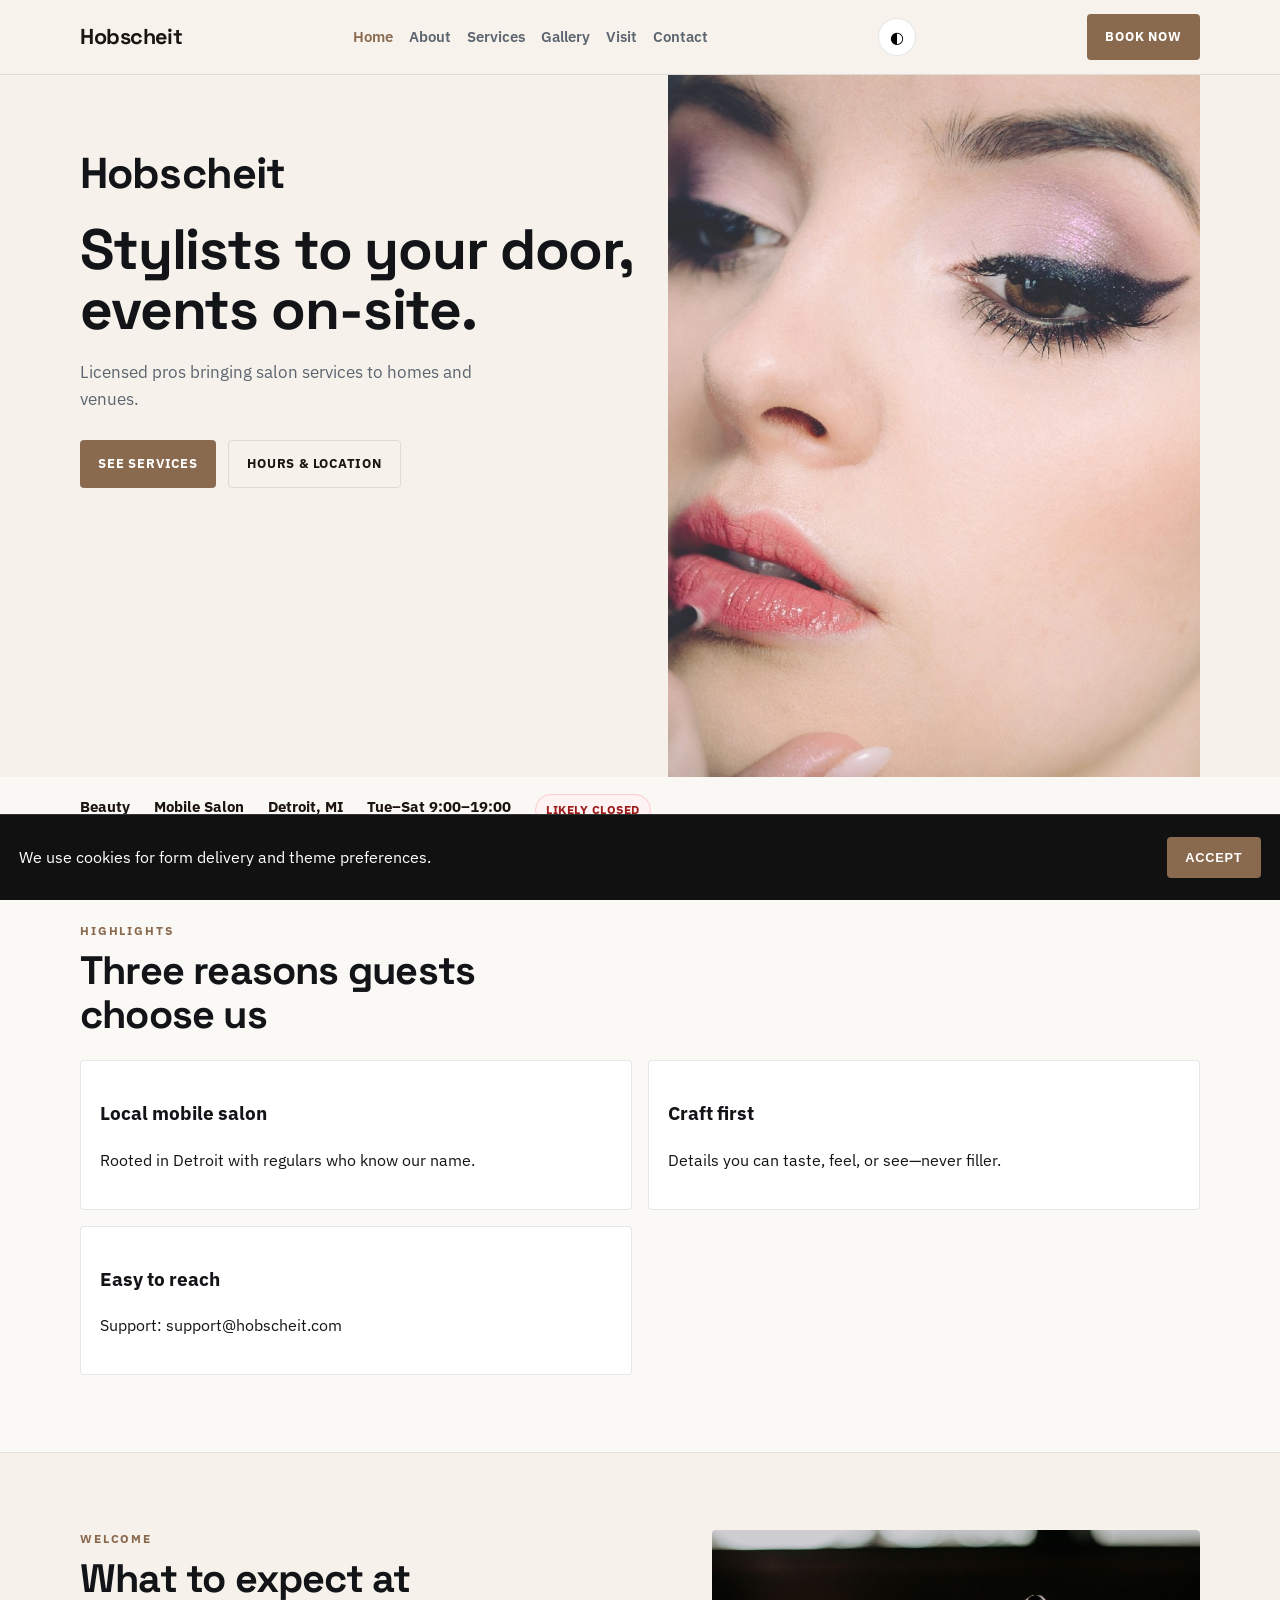
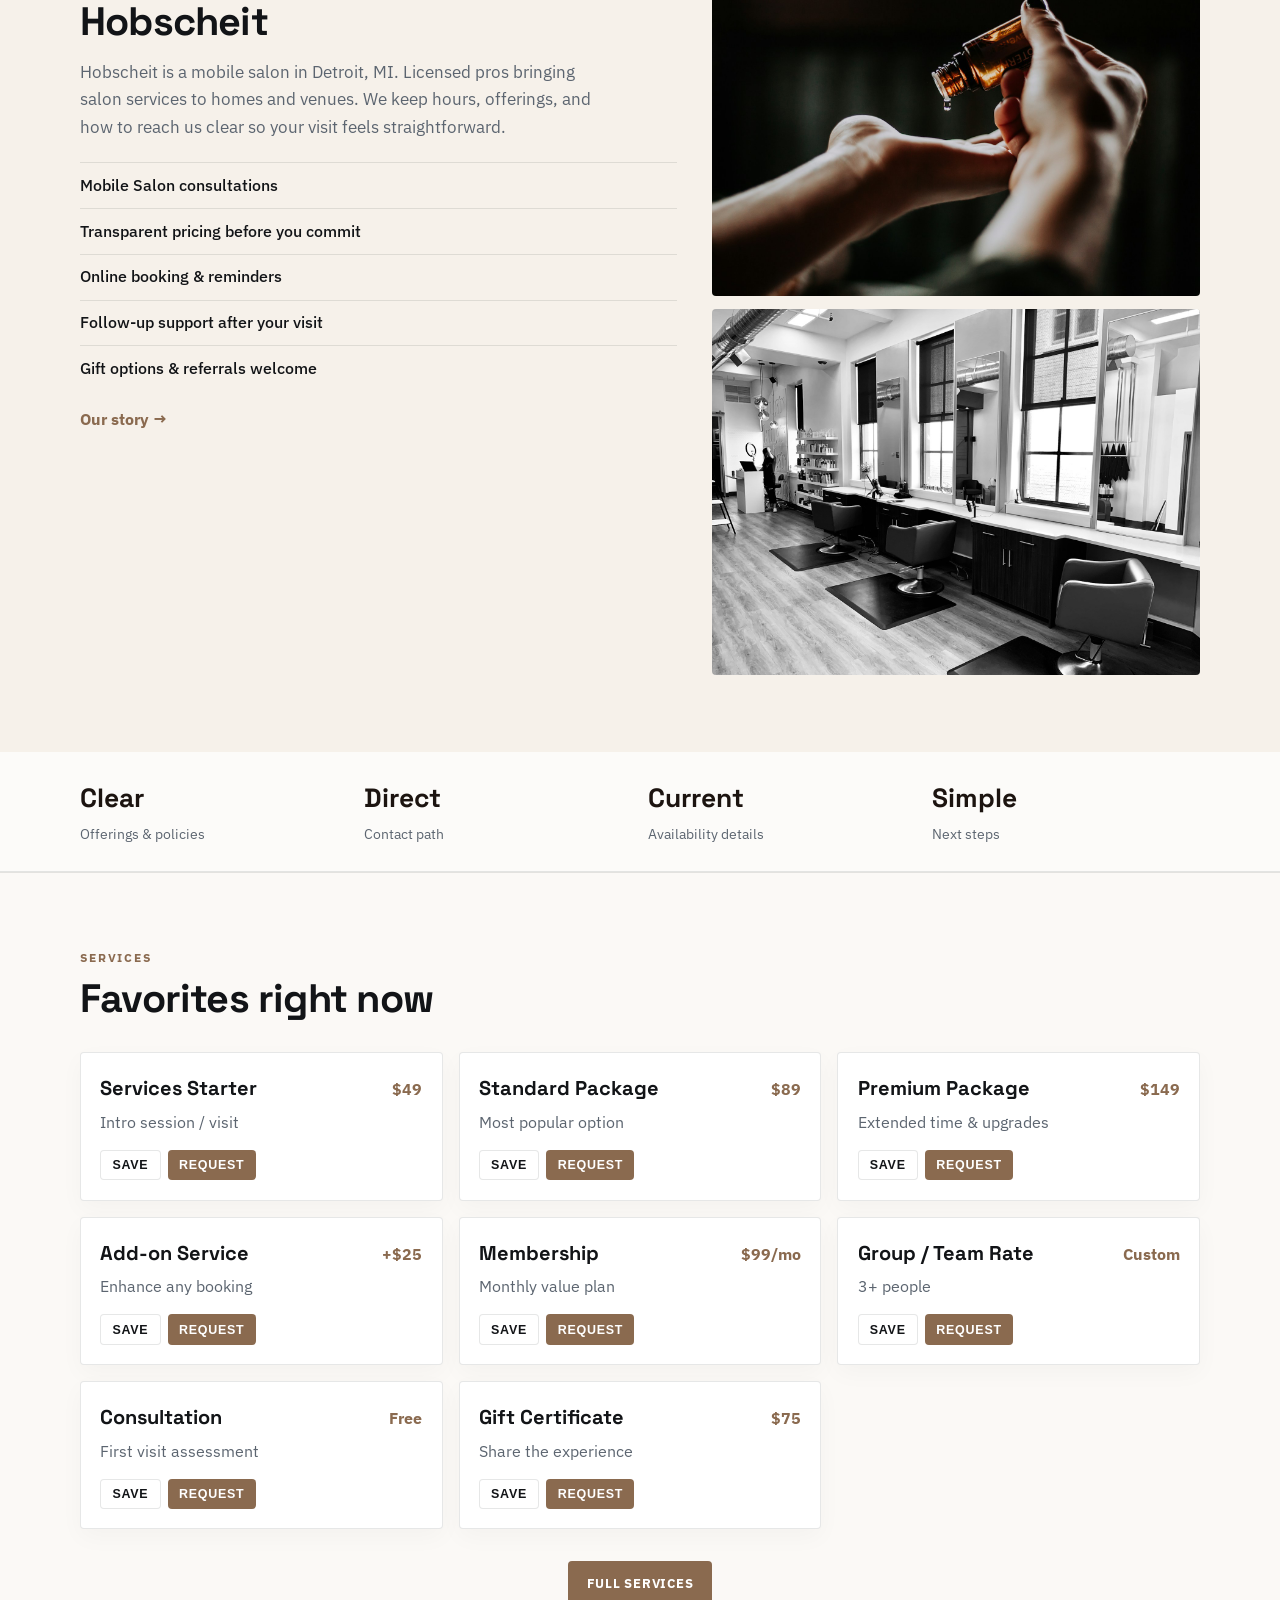
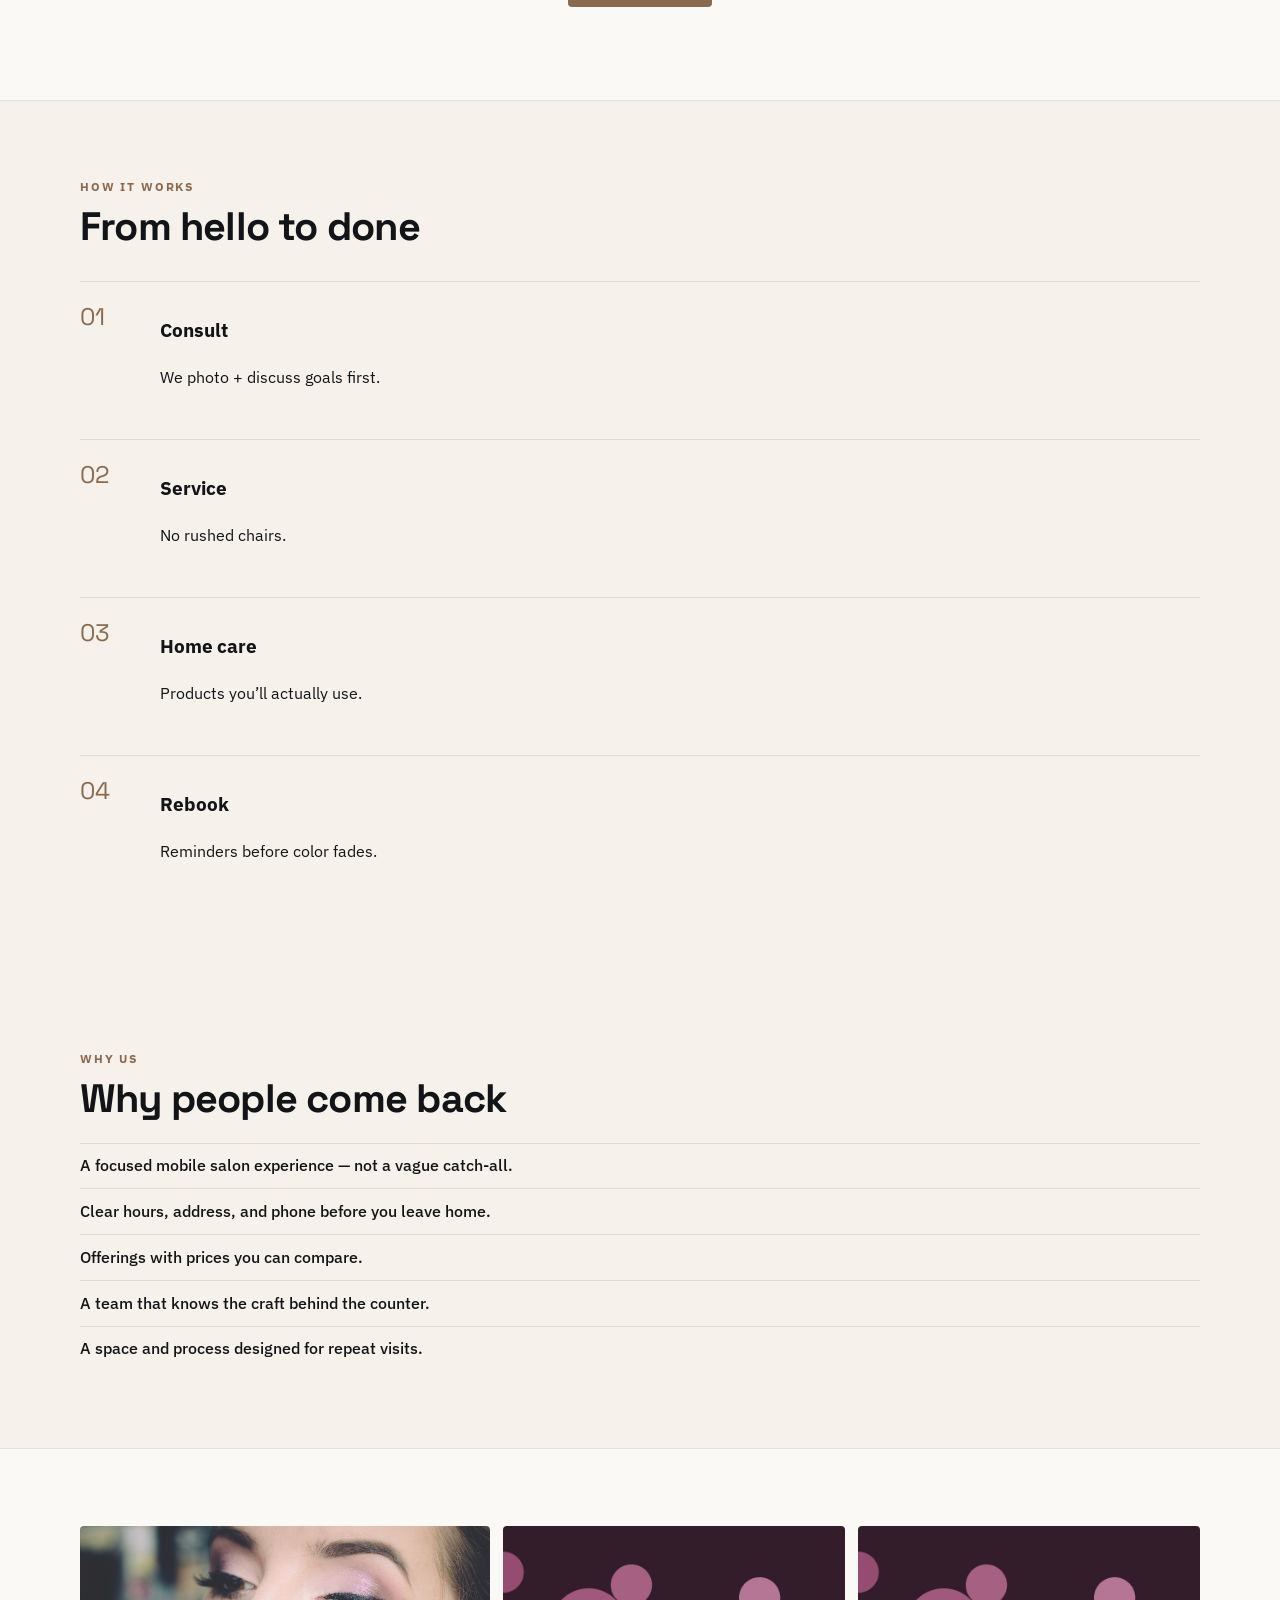
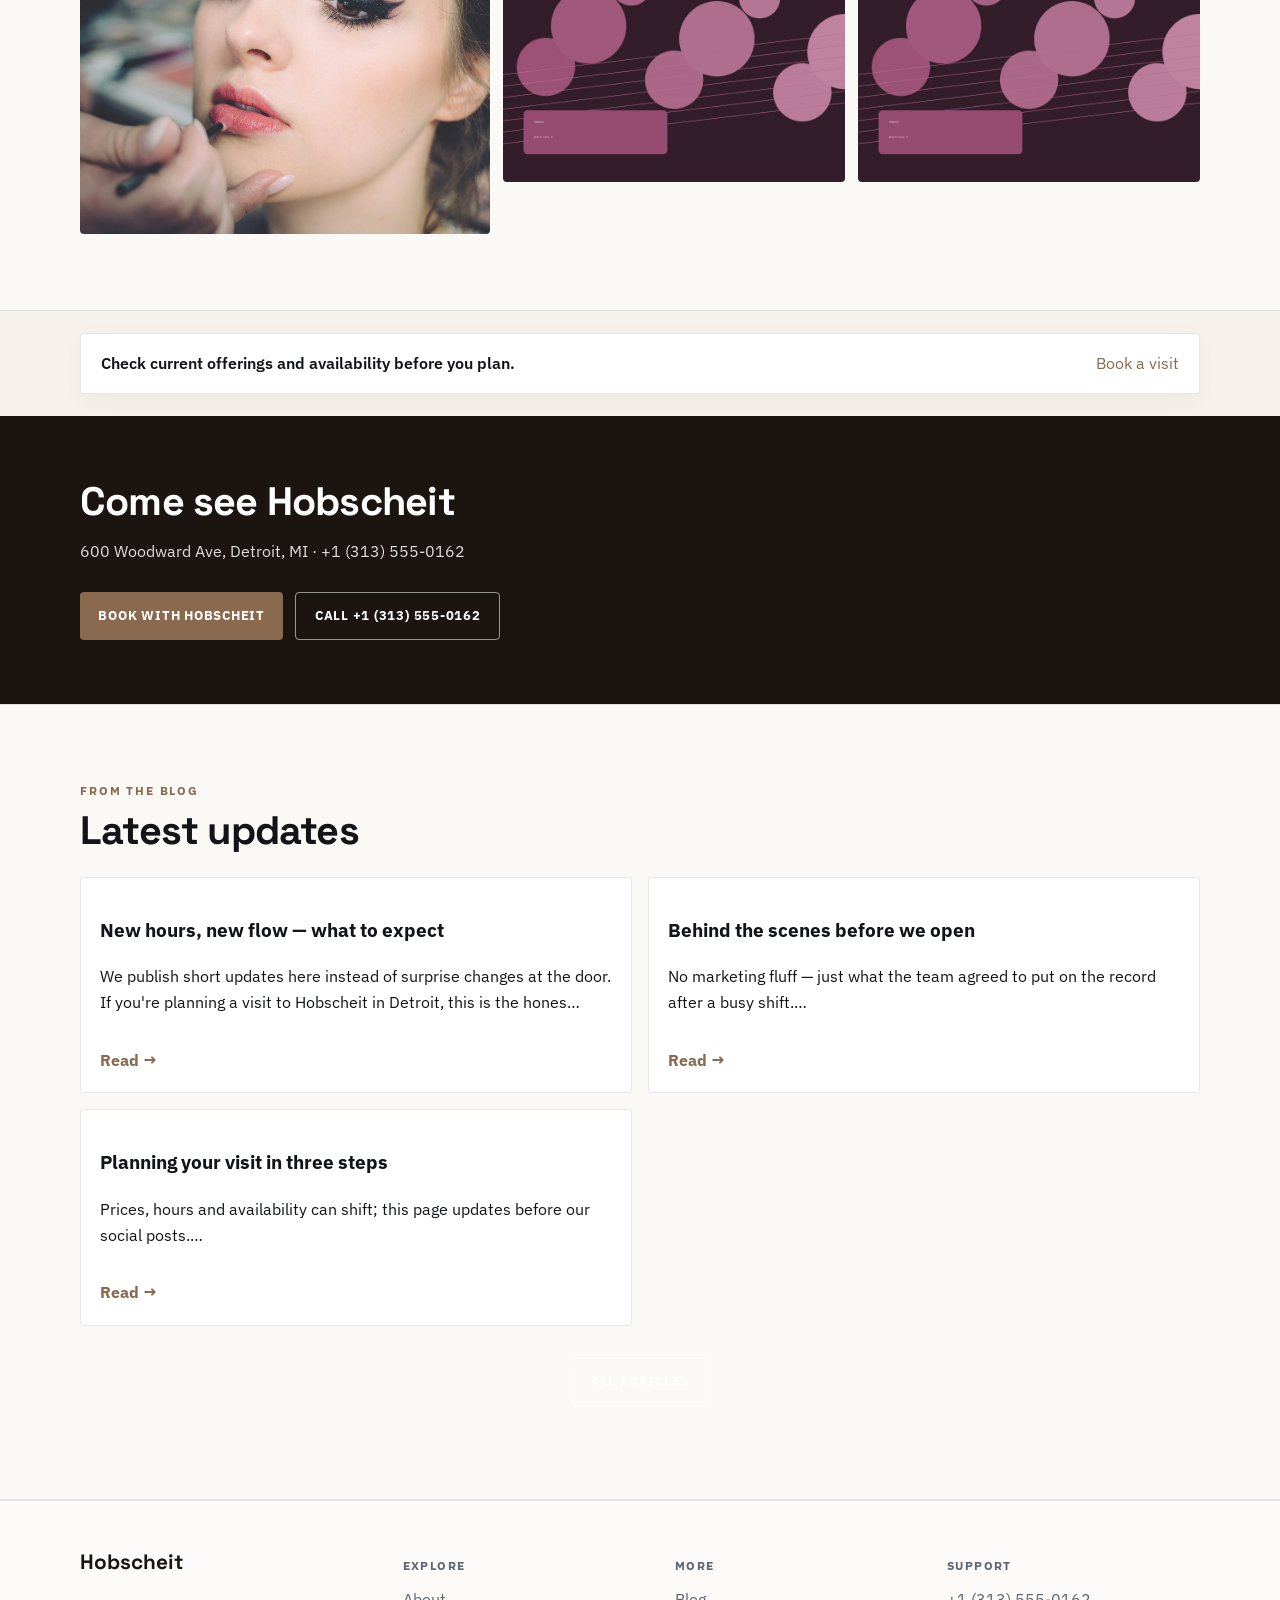
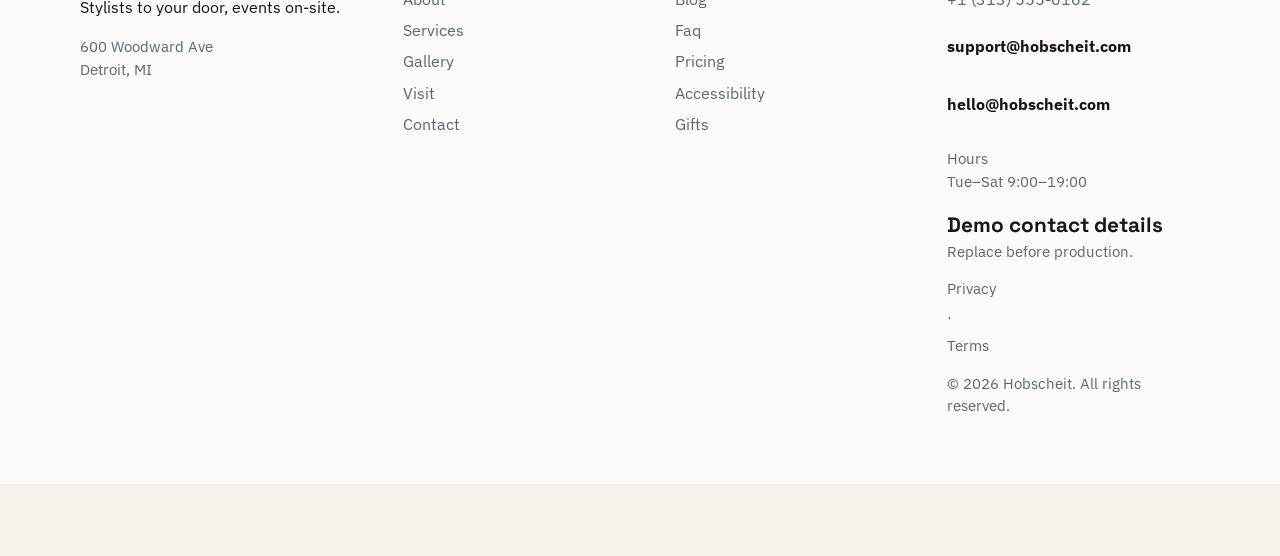
<file: index.html>
<!DOCTYPE html>
<html lang="en">
<head>
  <meta charset="UTF-8" />
  <meta name="viewport" content="width=device-width, initial-scale=1" />
  <title>Hobscheit | Mobile Salon</title>
  <meta name="description" content="Hobscheit — Stylists to your door, events on-site." />
  <meta property="og:title" content="Hobscheit | Mobile Salon" />
  <meta property="og:description" content="Hobscheit — Stylists to your door, events on-site." />
  <meta property="og:type" content="website" />
  <meta name="twitter:card" content="summary_large_image" />
  <meta name="twitter:title" content="Hobscheit | Mobile Salon" />
  <meta name="twitter:description" content="Hobscheit — Stylists to your door, events on-site." />
  <meta property="og:image" content="assets/img-1.jpg" />
  <meta name="twitter:image" content="assets/img-1.jpg" />
  <meta property="og:url" content="https://hobscheit.github.io" />
  <script type="application/ld+json">{"@context": "https://schema.org", "@type": "LocalBusiness", "name": "Hobscheit", "description": "Stylists to your door, events on-site.", "url": "https://hobscheit.github.io", "image": "assets/img-1.jpg"}</script>
<script type="application/ld+json">{"@context": "https://schema.org", "@type": "FAQPage", "mainEntity": [{"@type": "Question", "name": "Where are you?", "acceptedAnswer": {"@type": "Answer", "text": "600 Woodward Ave, Detroit, MI. See the map on Visit."}}, {"@type": "Question", "name": "How do I reach support?", "acceptedAnswer": {"@type": "Answer", "text": "Use the Contact form or email support@hobscheit.com. We reply during open hours."}}, {"@type": "Question", "name": "How do I book?", "acceptedAnswer": {"@type": "Answer", "text": "Send a message on Contact, email bookings@hobscheit.com, or call +1 (313) 555-0162."}}, {"@type": "Question", "name": "Are prices current?", "acceptedAnswer": {"@type": "Answer", "text": "Listed prices are current and may shift with seasons — we update this site when they do."}}, {"@type": "Question", "name": "Do you take groups?", "acceptedAnswer": {"@type": "Answer", "text": "Yes for many bookings — tell us the size and date and we'll confirm what Hobscheit can host."}}, {"@type": "Question", "name": "What should I bring?", "acceptedAnswer": {"@type": "Answer", "text": "Just yourself (and any notes on allergies, sizes, or preferences). We'll handle the rest."}}, {"@type": "Question", "name": "Do you take walk-ins at Hobscheit?", "acceptedAnswer": {"@type": "Answer", "text": "Yes when capacity allows — check Visit for peak hours."}}, {"@type": "Question", "name": "Do you host private events?", "acceptedAnswer": {"@type": "Answer", "text": "Contact us with date, headcount and services preferences."}}, {"@type": "Question", "name": "Where can I read updates?", "acceptedAnswer": {"@type": "Answer", "text": "Blog and Journal pages publish changes before social media."}}, {"@type": "Question", "name": "How do I join the team?", "acceptedAnswer": {"@type": "Answer", "text": "Open roles are listed on Careers — we reply to every application."}}, {"@type": "Question", "name": "Is the space accessible?", "acceptedAnswer": {"@type": "Answer", "text": "See our Accessibility page for entrance, seating and restroom notes."}}, {"@type": "Question", "name": "Do you offer gift cards?", "acceptedAnswer": {"@type": "Answer", "text": "Yes — see our Gift Cards page for digital and in-store options."}}, {"@type": "Question", "name": "Can I book for someone else?", "acceptedAnswer": {"@type": "Answer", "text": "Yes — include their name and preferences in the contact form."}}, {"@type": "Question", "name": "Is parking available?", "acceptedAnswer": {"@type": "Answer", "text": "See Locations for the branch closest to you in Detroit."}}]}</script>
<script type="application/ld+json">{"@context": "https://schema.org", "@type": "WebSite", "name": "Hobscheit", "url": "https://hobscheit.github.io", "description": "Stylists to your door, events on-site."}</script>
  <link rel="alternate" hreflang="en" href="index.html" />
  <link rel="alternate" hreflang="x-default" href="index.html" />
  <meta name="theme-color" content="#111111" />
  <link rel="preconnect" href="https://fonts.googleapis.com" />
  <link rel="preconnect" href="https://fonts.gstatic.com" crossorigin />
  <link href="https://fonts.googleapis.com/css2?family=IBM+Plex+Sans:wght@400;500;600;700&family=Space+Grotesk:wght@600;700&display=swap" rel="stylesheet" />
  <link rel="stylesheet" href="styles.css" />
  <link rel="icon" href="favicon.svg" type="image/svg+xml" />
</head>
<body>

  <header class="top">
    <div class="shell bar">
      <a class="logo" href="index.html">Hobscheit</a>
      <button class="nav-toggle" type="button" aria-label="Open menu" data-nav-toggle>
        <span></span><span></span><span></span>
      </button>
      <nav data-nav><a href="index.html" class="on">Home</a><a href="about.html">About</a><a href="offerings.html">Services</a><a href="gallery.html">Gallery</a><a href="visit.html">Visit</a><a href="contact.html">Contact</a></nav>
      <button type="button" class="theme-toggle" data-theme-toggle aria-label="Toggle dark mode">◐</button>
      <a class="cta" href="contact.html" data-open-book>Book now</a>
    </div>
  </header>
  <main>

    <section class="hero split-hero">
      <div class="shell hero-split">
        <div class="hero-copy">
          <p class="brand">Hobscheit</p>
          <h1>Stylists to your door, events on-site.</h1>
          <p class="lede">Licensed pros bringing salon services to homes and venues.</p>
          <div class="actions">
            <a class="btn solid" href="offerings.html">See services</a>
            <a class="btn line" href="visit.html">Hours &amp; location</a>
          </div>
        </div>
        <div class="hero-photo"><img src="assets/img-1.jpg" alt="Hobscheit" loading="eager" fetchpriority="high" decoding="async" /></div>
      </div>
    </section><section class="strip"><div class="shell strip-row">
      <span>Beauty</span><span>Mobile Salon</span>
      <span>Detroit, MI</span><span>Tue–Sat 9:00–19:00</span>
      <span class="open-badge" data-open-badge>Checking hours…</span>
    </div></section><section class="block tint">
      <div class="shell">
        <p class="eyebrow">Highlights</p>
        <h2>Three reasons guests choose us</h2>
        <div class="value-grid"><article><h3>Local mobile salon</h3><p>Rooted in Detroit with regulars who know our name.</p></article>
<article><h3>Craft first</h3><p>Details you can taste, feel, or see—never filler.</p></article>
<article><h3>Easy to reach</h3><p>Support: support@hobscheit.com</p></article></div>
      </div>
    </section><section class="block">
      <div class="shell split">
        <div>
          <p class="eyebrow">Welcome</p>
          <h2>What to expect at Hobscheit</h2>
          <p class="lead">Hobscheit is a mobile salon in Detroit, MI. Licensed pros bringing salon services to homes and venues. We keep hours, offerings, and how to reach us clear so your visit feels straightforward.</p>
          <ul class="checks"><li>Mobile Salon consultations</li>
<li>Transparent pricing before you commit</li>
<li>Online booking & reminders</li>
<li>Follow-up support after your visit</li>
<li>Gift options & referrals welcome</li></ul>
          <a class="textlink" href="about.html">Our story →</a>
        </div>
        <div class="about-photos">
          <img src="assets/img-2.jpg" alt="Hobscheit" />
          <img src="assets/img-3.jpg" alt="Hobscheit" />
        </div>
      </div>
    </section><section class="stats-band"><div class="shell stats-row"><div class="stat"><b>Clear</b><span>Offerings & policies</span></div>
<div class="stat"><b>Direct</b><span>Contact path</span></div>
<div class="stat"><b>Current</b><span>Availability details</span></div>
<div class="stat"><b>Simple</b><span>Next steps</span></div></div></section><section class="block tint">
      <div class="shell">
        <p class="eyebrow">Services</p>
        <h2>Favorites right now</h2>
        <div class="menu-grid"><article class="item" data-item="Services Starter">
          <div class="item-top"><h3>Services Starter</h3><span class="price">$49</span></div>
          <p>Intro session / visit</p>
          <div class="item-actions">
            <button type="button" class="btn quiet mini" data-save-item data-name="Services Starter">Save</button>
            <button type="button" class="btn solid mini" data-open-book data-pref="Services Starter">Request</button>
          </div>
        </article>
<article class="item" data-item="Standard Package">
          <div class="item-top"><h3>Standard Package</h3><span class="price">$89</span></div>
          <p>Most popular option</p>
          <div class="item-actions">
            <button type="button" class="btn quiet mini" data-save-item data-name="Standard Package">Save</button>
            <button type="button" class="btn solid mini" data-open-book data-pref="Standard Package">Request</button>
          </div>
        </article>
<article class="item" data-item="Premium Package">
          <div class="item-top"><h3>Premium Package</h3><span class="price">$149</span></div>
          <p>Extended time &amp; upgrades</p>
          <div class="item-actions">
            <button type="button" class="btn quiet mini" data-save-item data-name="Premium Package">Save</button>
            <button type="button" class="btn solid mini" data-open-book data-pref="Premium Package">Request</button>
          </div>
        </article>
<article class="item" data-item="Add-on Service">
          <div class="item-top"><h3>Add-on Service</h3><span class="price">+$25</span></div>
          <p>Enhance any booking</p>
          <div class="item-actions">
            <button type="button" class="btn quiet mini" data-save-item data-name="Add-on Service">Save</button>
            <button type="button" class="btn solid mini" data-open-book data-pref="Add-on Service">Request</button>
          </div>
        </article>
<article class="item" data-item="Membership">
          <div class="item-top"><h3>Membership</h3><span class="price">$99/mo</span></div>
          <p>Monthly value plan</p>
          <div class="item-actions">
            <button type="button" class="btn quiet mini" data-save-item data-name="Membership">Save</button>
            <button type="button" class="btn solid mini" data-open-book data-pref="Membership">Request</button>
          </div>
        </article>
<article class="item" data-item="Group / Team Rate">
          <div class="item-top"><h3>Group / Team Rate</h3><span class="price">Custom</span></div>
          <p>3+ people</p>
          <div class="item-actions">
            <button type="button" class="btn quiet mini" data-save-item data-name="Group / Team Rate">Save</button>
            <button type="button" class="btn solid mini" data-open-book data-pref="Group / Team Rate">Request</button>
          </div>
        </article>
<article class="item" data-item="Consultation">
          <div class="item-top"><h3>Consultation</h3><span class="price">Free</span></div>
          <p>First visit assessment</p>
          <div class="item-actions">
            <button type="button" class="btn quiet mini" data-save-item data-name="Consultation">Save</button>
            <button type="button" class="btn solid mini" data-open-book data-pref="Consultation">Request</button>
          </div>
        </article>
<article class="item" data-item="Gift Certificate">
          <div class="item-top"><h3>Gift Certificate</h3><span class="price">$75</span></div>
          <p>Share the experience</p>
          <div class="item-actions">
            <button type="button" class="btn quiet mini" data-save-item data-name="Gift Certificate">Save</button>
            <button type="button" class="btn solid mini" data-open-book data-pref="Gift Certificate">Request</button>
          </div>
        </article></div>
        <p class="center-cta"><a class="btn solid" href="offerings.html">Full services</a></p>
      </div>
    </section><section class="block">
      <div class="shell">
        <p class="eyebrow">How it works</p>
        <h2>From hello to done</h2>
        <ol class="process"><li><span>01</span><div><h3>Consult</h3><p>We photo + discuss goals first.</p></div></li>
<li><span>02</span><div><h3>Service</h3><p>No rushed chairs.</p></div></li>
<li><span>03</span><div><h3>Home care</h3><p>Products you’ll actually use.</p></div></li>
<li><span>04</span><div><h3>Rebook</h3><p>Reminders before color fades.</p></div></li></ol>
      </div>
    </section><section class="block">
      <div class="shell">
        <p class="eyebrow">Why us</p>
        <h2>Why people come back</h2>
        <ul class="why"><li>A focused mobile salon experience — not a vague catch-all.</li>
<li>Clear hours, address, and phone before you leave home.</li>
<li>Offerings with prices you can compare.</li>
<li>A team that knows the craft behind the counter.</li>
<li>A space and process designed for repeat visits.</li></ul>
      </div>
    </section><section class="block tint">
      <div class="shell mosaic">
        <img src="assets/img-10.jpg" alt="Finished work" loading="lazy" />
        <img src="assets/img-11.jpg" alt="Signature space" loading="lazy" />
        <img src="assets/img-12.jpg" alt="Guest experience" loading="lazy" />
      </div>
    </section><div class="promo shell"><p>Check current offerings and availability before you plan.</p><button type="button" class="text-cta" data-open-book>Book a visit</button></div><section class="cta-band">
      <div class="shell">
        <h2>Come see Hobscheit</h2>
        <p>600 Woodward Ave, Detroit, MI · +1 (313) 555-0162</p>
        <div class="actions">
          <a class="btn solid" href="contact.html">Book with Hobscheit</a>
          <a class="btn line" href="tel:+13135550162">Call +1 (313) 555-0162</a>
        </div>
      </div>
    </section><section class="block tint">
      <div class="shell">
        <p class="eyebrow">From the blog</p>
        <h2>Latest updates</h2>
        <div class="value-grid"><article class="journal-card reveal">
          <h3>New hours, new flow — what to expect</h3>
          <p>We publish short updates here instead of surprise changes at the door. If you&#x27;re planning a visit to Hobscheit in Detroit, this is the hones…</p>
          <a class="textlink" href="blog.html">Read →</a>
        </article><article class="journal-card reveal">
          <h3>Behind the scenes before we open</h3>
          <p>No marketing fluff — just what the team agreed to put on the record after a busy shift.…</p>
          <a class="textlink" href="blog.html">Read →</a>
        </article><article class="journal-card reveal">
          <h3>Planning your visit in three steps</h3>
          <p>Prices, hours and availability can shift; this page updates before our social posts.…</p>
          <a class="textlink" href="blog.html">Read →</a>
        </article></div>
        <p class="center-cta"><a class="btn line" href="blog.html">All articles</a></p>
      </div>
    </section>
  </main>

  <footer class="foot">
    <div class="shell foot-grid">
      <div>
        <strong>Hobscheit</strong>
        <p>Stylists to your door, events on-site.</p>
        <p class="foot-meta">600 Woodward Ave<br/>Detroit, MI</p>
      </div>
      <div>
        <p class="fh">Explore</p>
        <a href="about.html">About</a><a href="offerings.html">Services</a><a href="gallery.html">Gallery</a><a href="visit.html">Visit</a><a href="contact.html">Contact</a>
      </div>
      <div>
        <p class="fh">More</p>
        <a href="blog.html">Blog</a><a href="faq.html">Faq</a><a href="pricing.html">Pricing</a><a href="accessibility.html">Accessibility</a><a href="gifts.html">Gifts</a>
      </div>
      <div>
        <p class="fh">Support</p>
        <a href="tel:+13135550162">+1 (313) 555-0162</a>
        <p class="mail-plain">support@hobscheit.com</p>
        <p class="mail-plain">hello@hobscheit.com</p>
        <p class="foot-meta">Hours<br/>Tue–Sat 9:00–19:00</p>
        <p class="foot-meta"><strong>Demo contact details</strong><br/>Replace before production.</p>
        <p class="foot-meta"><a href="privacy.html">Privacy</a> · <a href="terms.html">Terms</a></p>
        <p class="foot-meta">© 2026 Hobscheit. All rights reserved.</p>
      </div>
    </div>
  </footer>
  <div class="cookie-bar" data-cookie-bar hidden>
    <p>We use cookies for form delivery and theme preferences.</p>
    <button type="button" class="btn solid" data-cookie-accept>Accept</button>
  </div>
  <div class="mobile-cta">
    <a href="tel:+13135550162">Call</a>
    <button type="button" data-open-book>Book</button>
    <a href="visit.html">Map</a>
  </div>
  <div class="toast" data-toast hidden></div>

  <div class="modal" data-book-modal hidden>
    <div class="modal-card">
      <button class="modal-close" type="button" data-close-book aria-label="Close">×</button>
      <p class="eyebrow">Quick request</p>
      <h3>Contact Hobscheit</h3>
      <p class="lead">Send the essentials and we will reply by email.</p>
      <form class="contact-form compact" data-quick-book data-support="support@hobscheit.com">
        <label>Name<input name="name" required placeholder="Your name" /></label>
        <label>Email<input type="email" name="email" required placeholder="you@email.com" /></label>
        <label>Timing<input name="when" required placeholder="Preferred date or timeline" /></label>
        <label>Notes<textarea name="message" rows="3" placeholder="Project, product, service or other details…"></textarea></label>
        <button class="btn solid" type="submit">Book</button>
      </form>
    </div>
  </div>

  <div class="lightbox" data-lightbox hidden>
    <button class="modal-close" type="button" data-lightbox-close aria-label="Close">×</button>
    <img data-lightbox-img alt="" />
    <div class="lightbox-nav">
      <button type="button" data-lightbox-prev>‹</button>
      <button type="button" data-lightbox-next>›</button>
    </div>
  </div>
  <script src="site.js"></script>
</body></html>
</file>
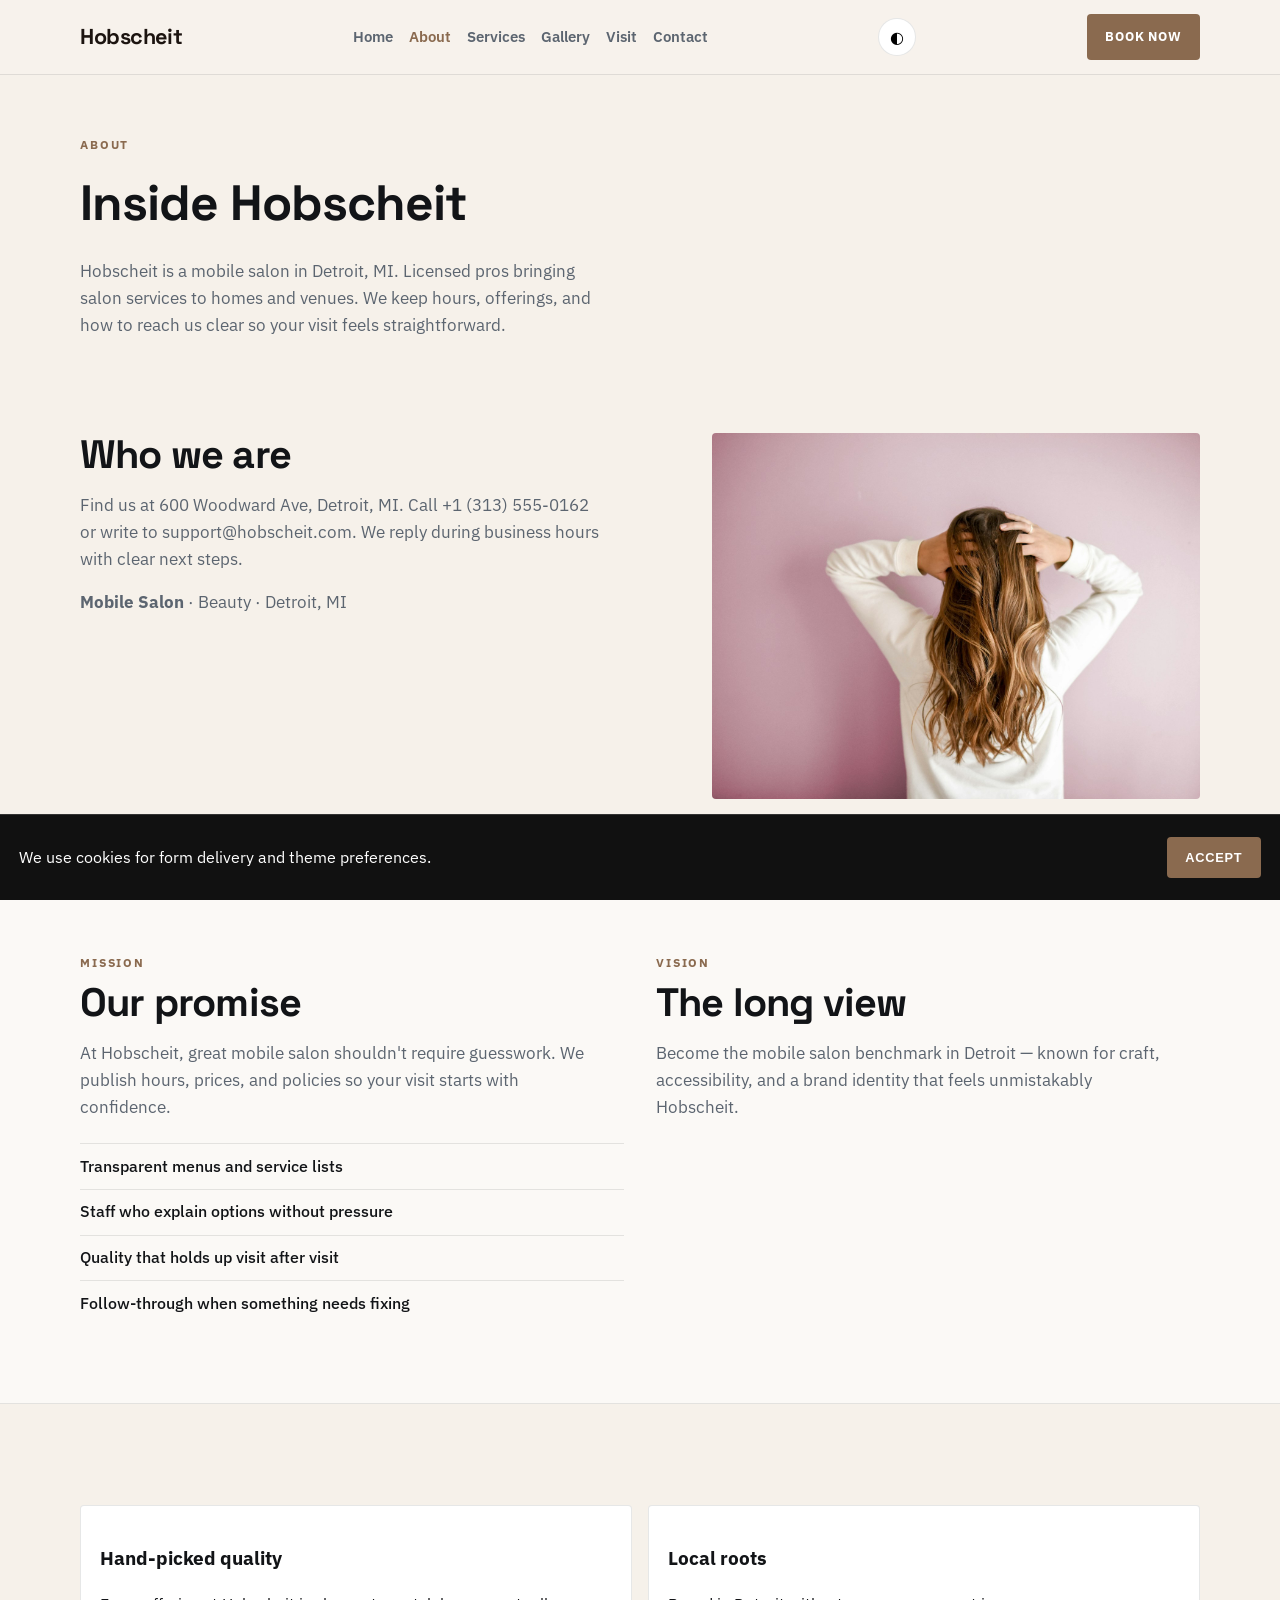
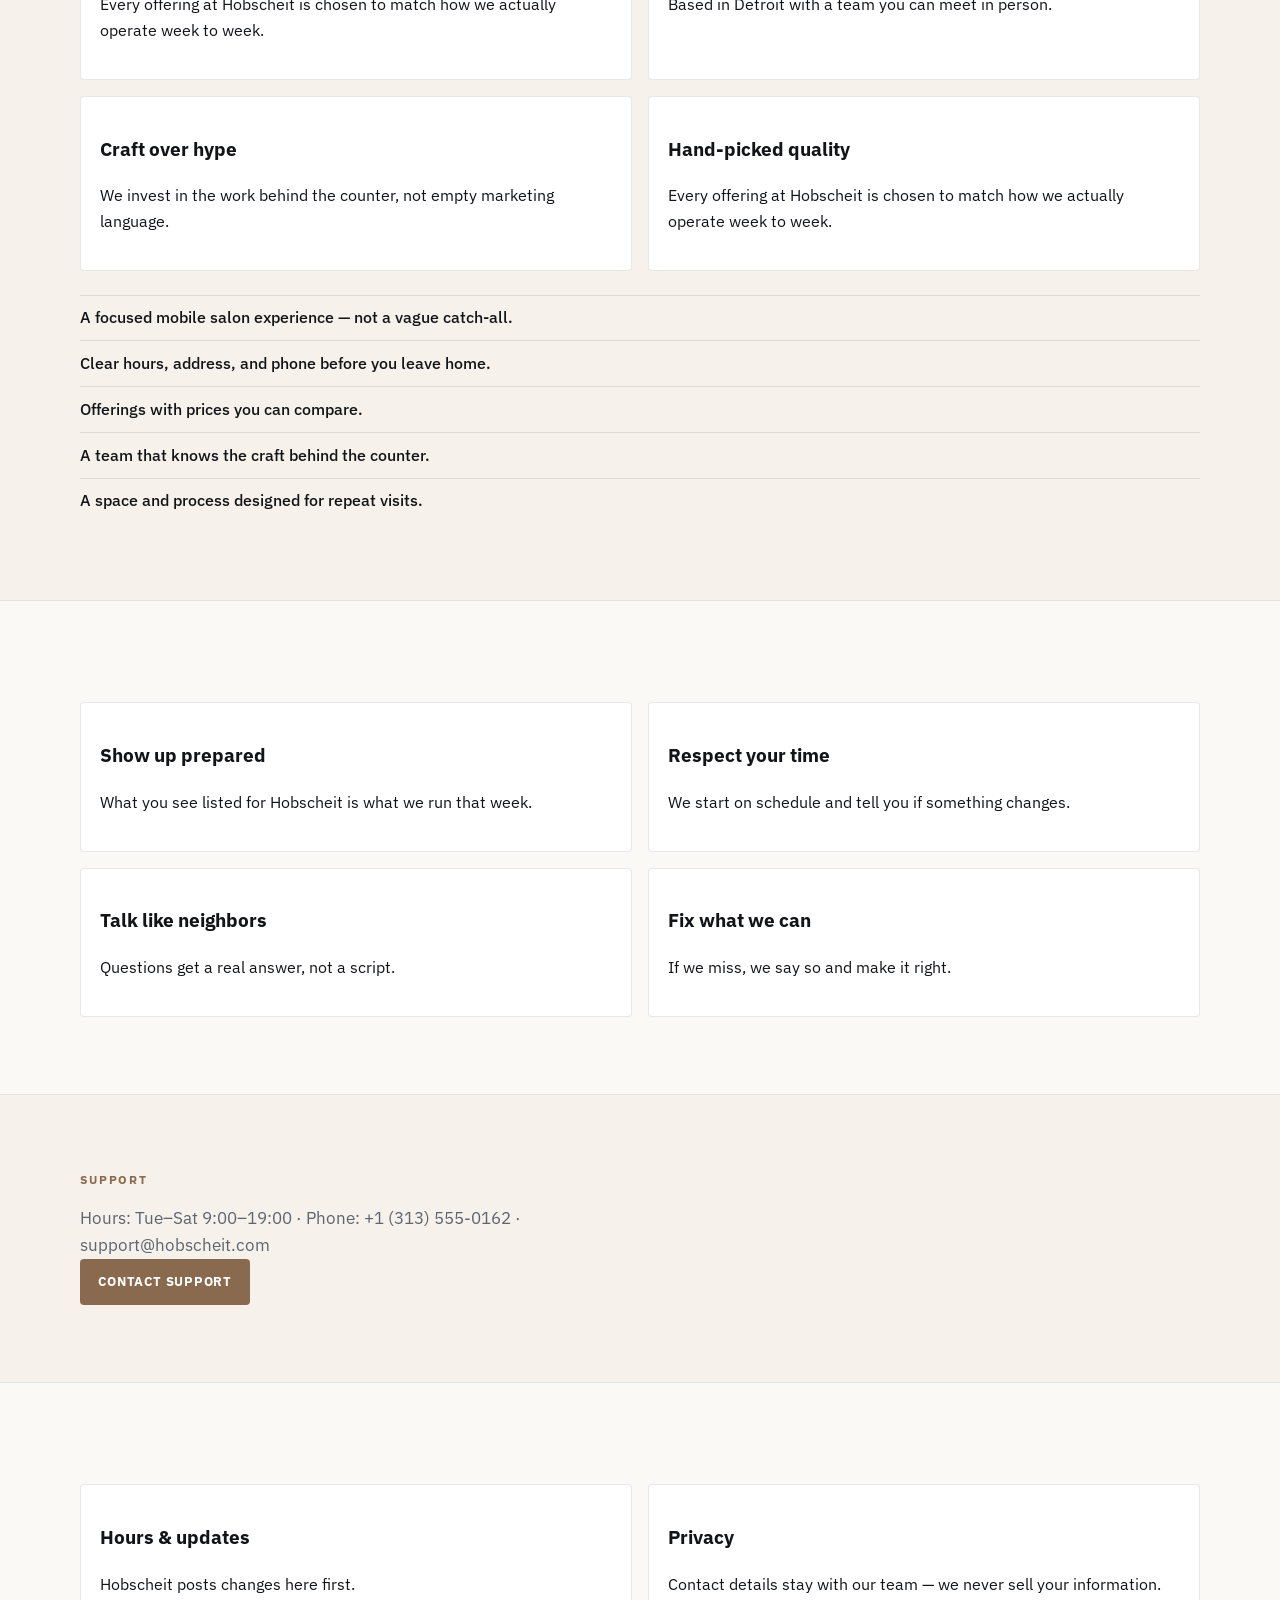
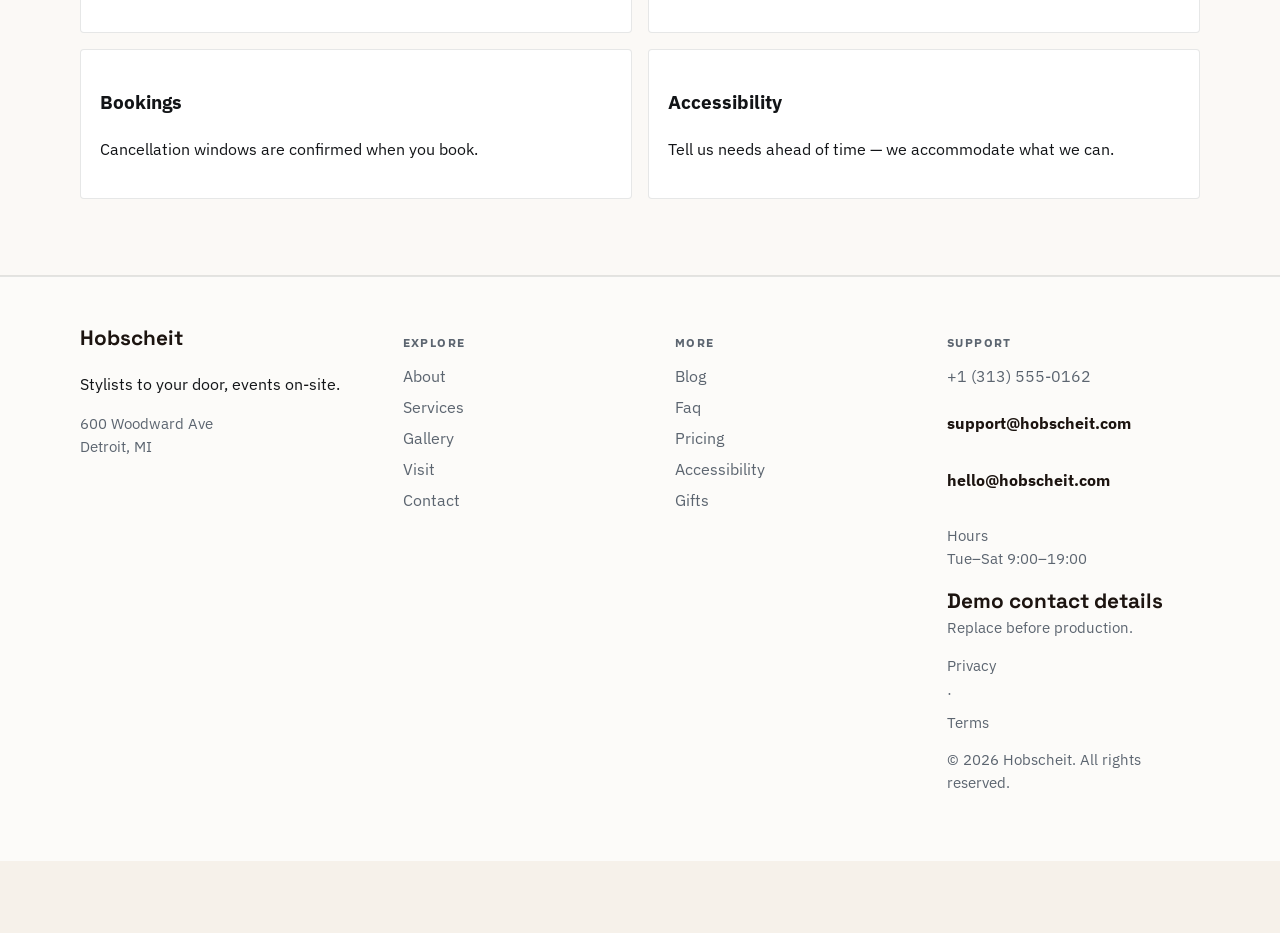
<file: about.html>
<!DOCTYPE html>
<html lang="en">
<head>
  <meta charset="UTF-8" />
  <meta name="viewport" content="width=device-width, initial-scale=1" />
  <title>About | Hobscheit</title>
  <meta name="description" content="Hobscheit is a mobile salon in Detroit, MI. Licensed pros bringing salon services to homes and venues. We keep hours, offerings, and how to reach us c" />
  <meta property="og:title" content="About | Hobscheit" />
  <meta property="og:description" content="Hobscheit is a mobile salon in Detroit, MI. Licensed pros bringing salon services to homes and venues. We keep hours, offerings, and how to reach us c" />
  <meta property="og:type" content="website" />
  <meta name="twitter:card" content="summary_large_image" />
  <meta name="twitter:title" content="About | Hobscheit" />
  <meta name="twitter:description" content="Hobscheit is a mobile salon in Detroit, MI. Licensed pros bringing salon services to homes and venues. We keep hours, offerings, and how to reach us c" />
  <meta property="og:image" content="assets/img-1.jpg" />
  <meta name="twitter:image" content="assets/img-1.jpg" />
  <meta property="og:url" content="https://hobscheit.github.io" />
  <script type="application/ld+json">{"@context": "https://schema.org", "@type": "LocalBusiness", "name": "Hobscheit", "description": "Stylists to your door, events on-site.", "url": "https://hobscheit.github.io", "image": "assets/img-1.jpg"}</script>
<script type="application/ld+json">{"@context": "https://schema.org", "@type": "FAQPage", "mainEntity": [{"@type": "Question", "name": "Where are you?", "acceptedAnswer": {"@type": "Answer", "text": "600 Woodward Ave, Detroit, MI. See the map on Visit."}}, {"@type": "Question", "name": "How do I reach support?", "acceptedAnswer": {"@type": "Answer", "text": "Use the Contact form or email support@hobscheit.com. We reply during open hours."}}, {"@type": "Question", "name": "How do I book?", "acceptedAnswer": {"@type": "Answer", "text": "Send a message on Contact, email bookings@hobscheit.com, or call +1 (313) 555-0162."}}, {"@type": "Question", "name": "Are prices current?", "acceptedAnswer": {"@type": "Answer", "text": "Listed prices are current and may shift with seasons — we update this site when they do."}}, {"@type": "Question", "name": "Do you take groups?", "acceptedAnswer": {"@type": "Answer", "text": "Yes for many bookings — tell us the size and date and we'll confirm what Hobscheit can host."}}, {"@type": "Question", "name": "What should I bring?", "acceptedAnswer": {"@type": "Answer", "text": "Just yourself (and any notes on allergies, sizes, or preferences). We'll handle the rest."}}, {"@type": "Question", "name": "Do you take walk-ins at Hobscheit?", "acceptedAnswer": {"@type": "Answer", "text": "Yes when capacity allows — check Visit for peak hours."}}, {"@type": "Question", "name": "Do you host private events?", "acceptedAnswer": {"@type": "Answer", "text": "Contact us with date, headcount and services preferences."}}, {"@type": "Question", "name": "Where can I read updates?", "acceptedAnswer": {"@type": "Answer", "text": "Blog and Journal pages publish changes before social media."}}, {"@type": "Question", "name": "How do I join the team?", "acceptedAnswer": {"@type": "Answer", "text": "Open roles are listed on Careers — we reply to every application."}}, {"@type": "Question", "name": "Is the space accessible?", "acceptedAnswer": {"@type": "Answer", "text": "See our Accessibility page for entrance, seating and restroom notes."}}, {"@type": "Question", "name": "Do you offer gift cards?", "acceptedAnswer": {"@type": "Answer", "text": "Yes — see our Gift Cards page for digital and in-store options."}}, {"@type": "Question", "name": "Can I book for someone else?", "acceptedAnswer": {"@type": "Answer", "text": "Yes — include their name and preferences in the contact form."}}, {"@type": "Question", "name": "Is parking available?", "acceptedAnswer": {"@type": "Answer", "text": "See Locations for the branch closest to you in Detroit."}}]}</script>
<script type="application/ld+json">{"@context": "https://schema.org", "@type": "WebSite", "name": "Hobscheit", "url": "https://hobscheit.github.io", "description": "Stylists to your door, events on-site."}</script>
  <link rel="alternate" hreflang="en" href="index.html" />
  <link rel="alternate" hreflang="x-default" href="index.html" />
  <meta name="theme-color" content="#111111" />
  <link rel="preconnect" href="https://fonts.googleapis.com" />
  <link rel="preconnect" href="https://fonts.gstatic.com" crossorigin />
  <link href="https://fonts.googleapis.com/css2?family=IBM+Plex+Sans:wght@400;500;600;700&family=Space+Grotesk:wght@600;700&display=swap" rel="stylesheet" />
  <link rel="stylesheet" href="styles.css" />
  <link rel="icon" href="favicon.svg" type="image/svg+xml" />
</head>
<body>

  <header class="top">
    <div class="shell bar">
      <a class="logo" href="index.html">Hobscheit</a>
      <button class="nav-toggle" type="button" aria-label="Open menu" data-nav-toggle>
        <span></span><span></span><span></span>
      </button>
      <nav data-nav><a href="index.html">Home</a><a href="about.html" class="on">About</a><a href="offerings.html">Services</a><a href="gallery.html">Gallery</a><a href="visit.html">Visit</a><a href="contact.html">Contact</a></nav>
      <button type="button" class="theme-toggle" data-theme-toggle aria-label="Toggle dark mode">◐</button>
      <a class="cta" href="contact.html" data-open-book>Book now</a>
    </div>
  </header>  <main class="page">
    <section class="page-hero"><div class="shell">
      <p class="eyebrow">About</p>
      <h1>Inside Hobscheit</h1>
      <p class="lead">Hobscheit is a mobile salon in Detroit, MI. Licensed pros bringing salon services to homes and venues. We keep hours, offerings, and how to reach us clear so your visit feels straightforward.</p>
    </div></section>
    <section class="block"><div class="shell split">
      <div><h2>Who we are</h2><p class="lead">Find us at 600 Woodward Ave, Detroit, MI. Call +1 (313) 555-0162 or write to support@hobscheit.com. We reply during business hours with clear next steps.</p>
      <p class="lead"><strong>Mobile Salon</strong> · Beauty · Detroit, MI</p></div>
      <img class="solo" src="assets/img-4.jpg" alt="Hobscheit" />
    </div></section>
    <section class="block tint"><div class="shell two-col">
      <article><p class="eyebrow">Mission</p><h2>Our promise</h2><p class="lead">At Hobscheit, great mobile salon shouldn't require guesswork. We publish hours, prices, and policies so your visit starts with confidence.</p>
      <ul class="checks"><li>Transparent menus and service lists</li><li>Staff who explain options without pressure</li><li>Quality that holds up visit after visit</li><li>Follow-through when something needs fixing</li></ul></article>
      <article><p class="eyebrow">Vision</p><h2>The long view</h2><p class="lead">Become the mobile salon benchmark in Detroit — known for craft, accessibility, and a brand identity that feels unmistakably Hobscheit.</p></article>
    </div></section>
    <section class="block"><div class="shell"><div class="value-grid"><article><h3>Hand-picked quality</h3><p>Every offering at Hobscheit is chosen to match how we actually operate week to week.</p></article>
<article><h3>Local roots</h3><p>Based in Detroit with a team you can meet in person.</p></article>
<article><h3>Craft over hype</h3><p>We invest in the work behind the counter, not empty marketing language.</p></article>
<article><h3>Hand-picked quality</h3><p>Every offering at Hobscheit is chosen to match how we actually operate week to week.</p></article></div><ul class="checks" style="margin-top:1.5rem"><li>A focused mobile salon experience — not a vague catch-all.</li>
<li>Clear hours, address, and phone before you leave home.</li>
<li>Offerings with prices you can compare.</li>
<li>A team that knows the craft behind the counter.</li>
<li>A space and process designed for repeat visits.</li></ul></div></section>
    <section class="block tint"><div class="shell"><div class="value-grid"><article><h3>Show up prepared</h3><p>What you see listed for Hobscheit is what we run that week.</p></article>
<article><h3>Respect your time</h3><p>We start on schedule and tell you if something changes.</p></article>
<article><h3>Talk like neighbors</h3><p>Questions get a real answer, not a script.</p></article>
<article><h3>Fix what we can</h3><p>If we miss, we say so and make it right.</p></article></div></div></section>
    
    <section class="block"><div class="shell"><p class="eyebrow">Support</p><p class="lead">Hours: Tue–Sat 9:00–19:00 · Phone: +1 (313) 555-0162 · support@hobscheit.com</p>
    <a class="btn solid" href="contact.html">Contact support</a></div></section>
    <section class="block tint"><div class="shell"><div class="value-grid"><article><h3>Hours & updates</h3><p>Hobscheit posts changes here first.</p></article>
<article><h3>Privacy</h3><p>Contact details stay with our team — we never sell your information.</p></article>
<article><h3>Bookings</h3><p>Cancellation windows are confirmed when you book.</p></article>
<article><h3>Accessibility</h3><p>Tell us needs ahead of time — we accommodate what we can.</p></article></div></div></section>
  </main>
  <footer class="foot">
    <div class="shell foot-grid">
      <div>
        <strong>Hobscheit</strong>
        <p>Stylists to your door, events on-site.</p>
        <p class="foot-meta">600 Woodward Ave<br/>Detroit, MI</p>
      </div>
      <div>
        <p class="fh">Explore</p>
        <a href="about.html">About</a><a href="offerings.html">Services</a><a href="gallery.html">Gallery</a><a href="visit.html">Visit</a><a href="contact.html">Contact</a>
      </div>
      <div>
        <p class="fh">More</p>
        <a href="blog.html">Blog</a><a href="faq.html">Faq</a><a href="pricing.html">Pricing</a><a href="accessibility.html">Accessibility</a><a href="gifts.html">Gifts</a>
      </div>
      <div>
        <p class="fh">Support</p>
        <a href="tel:+13135550162">+1 (313) 555-0162</a>
        <p class="mail-plain">support@hobscheit.com</p>
        <p class="mail-plain">hello@hobscheit.com</p>
        <p class="foot-meta">Hours<br/>Tue–Sat 9:00–19:00</p>
        <p class="foot-meta"><strong>Demo contact details</strong><br/>Replace before production.</p>
        <p class="foot-meta"><a href="privacy.html">Privacy</a> · <a href="terms.html">Terms</a></p>
        <p class="foot-meta">© 2026 Hobscheit. All rights reserved.</p>
      </div>
    </div>
  </footer>
  <div class="cookie-bar" data-cookie-bar hidden>
    <p>We use cookies for form delivery and theme preferences.</p>
    <button type="button" class="btn solid" data-cookie-accept>Accept</button>
  </div>
  <div class="mobile-cta">
    <a href="tel:+13135550162">Call</a>
    <button type="button" data-open-book>Book</button>
    <a href="visit.html">Map</a>
  </div>
  <div class="toast" data-toast hidden></div>

  <div class="modal" data-book-modal hidden>
    <div class="modal-card">
      <button class="modal-close" type="button" data-close-book aria-label="Close">×</button>
      <p class="eyebrow">Quick request</p>
      <h3>Contact Hobscheit</h3>
      <p class="lead">Send the essentials and we will reply by email.</p>
      <form class="contact-form compact" data-quick-book data-support="support@hobscheit.com">
        <label>Name<input name="name" required placeholder="Your name" /></label>
        <label>Email<input type="email" name="email" required placeholder="you@email.com" /></label>
        <label>Timing<input name="when" required placeholder="Preferred date or timeline" /></label>
        <label>Notes<textarea name="message" rows="3" placeholder="Project, product, service or other details…"></textarea></label>
        <button class="btn solid" type="submit">Book</button>
      </form>
    </div>
  </div>

  <div class="lightbox" data-lightbox hidden>
    <button class="modal-close" type="button" data-lightbox-close aria-label="Close">×</button>
    <img data-lightbox-img alt="" />
    <div class="lightbox-nav">
      <button type="button" data-lightbox-prev>‹</button>
      <button type="button" data-lightbox-next>›</button>
    </div>
  </div>
  <script src="site.js"></script>
</body></html>
</file>
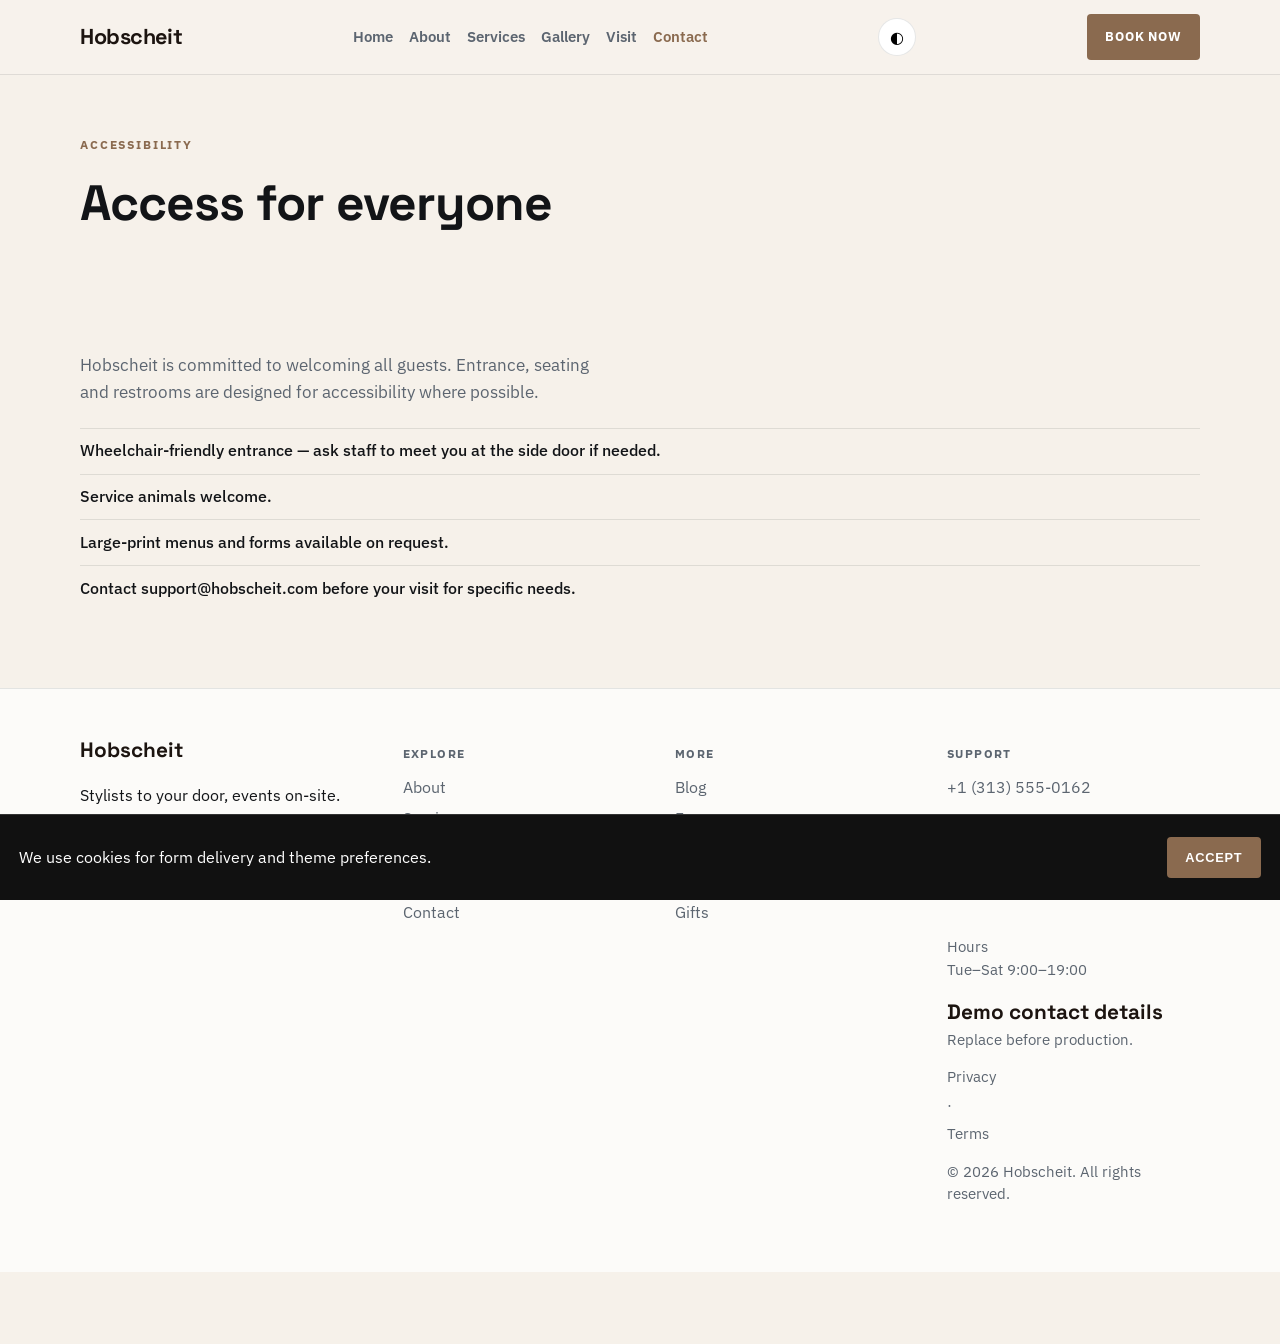
<file: accessibility.html>
<!DOCTYPE html>
<html lang="en">
<head>
  <meta charset="UTF-8" />
  <meta name="viewport" content="width=device-width, initial-scale=1" />
  <title>Accessibility | Hobscheit</title>
  <meta name="description" content="Accessibility statement" />
  <meta property="og:title" content="Accessibility | Hobscheit" />
  <meta property="og:description" content="Accessibility statement" />
  <meta property="og:type" content="website" />
  <meta name="twitter:card" content="summary_large_image" />
  <meta name="twitter:title" content="Accessibility | Hobscheit" />
  <meta name="twitter:description" content="Accessibility statement" />
  <meta property="og:image" content="assets/img-1.jpg" />
  <meta name="twitter:image" content="assets/img-1.jpg" />
  <meta property="og:url" content="https://hobscheit.github.io" />
  <script type="application/ld+json">{"@context": "https://schema.org", "@type": "LocalBusiness", "name": "Hobscheit", "description": "Stylists to your door, events on-site.", "url": "https://hobscheit.github.io", "image": "assets/img-1.jpg"}</script>
<script type="application/ld+json">{"@context": "https://schema.org", "@type": "FAQPage", "mainEntity": [{"@type": "Question", "name": "Where are you?", "acceptedAnswer": {"@type": "Answer", "text": "600 Woodward Ave, Detroit, MI. See the map on Visit."}}, {"@type": "Question", "name": "How do I reach support?", "acceptedAnswer": {"@type": "Answer", "text": "Use the Contact form or email support@hobscheit.com. We reply during open hours."}}, {"@type": "Question", "name": "How do I book?", "acceptedAnswer": {"@type": "Answer", "text": "Send a message on Contact, email bookings@hobscheit.com, or call +1 (313) 555-0162."}}, {"@type": "Question", "name": "Are prices current?", "acceptedAnswer": {"@type": "Answer", "text": "Listed prices are current and may shift with seasons — we update this site when they do."}}, {"@type": "Question", "name": "Do you take groups?", "acceptedAnswer": {"@type": "Answer", "text": "Yes for many bookings — tell us the size and date and we'll confirm what Hobscheit can host."}}, {"@type": "Question", "name": "What should I bring?", "acceptedAnswer": {"@type": "Answer", "text": "Just yourself (and any notes on allergies, sizes, or preferences). We'll handle the rest."}}, {"@type": "Question", "name": "Do you take walk-ins at Hobscheit?", "acceptedAnswer": {"@type": "Answer", "text": "Yes when capacity allows — check Visit for peak hours."}}, {"@type": "Question", "name": "Do you host private events?", "acceptedAnswer": {"@type": "Answer", "text": "Contact us with date, headcount and services preferences."}}, {"@type": "Question", "name": "Where can I read updates?", "acceptedAnswer": {"@type": "Answer", "text": "Blog and Journal pages publish changes before social media."}}, {"@type": "Question", "name": "How do I join the team?", "acceptedAnswer": {"@type": "Answer", "text": "Open roles are listed on Careers — we reply to every application."}}, {"@type": "Question", "name": "Is the space accessible?", "acceptedAnswer": {"@type": "Answer", "text": "See our Accessibility page for entrance, seating and restroom notes."}}, {"@type": "Question", "name": "Do you offer gift cards?", "acceptedAnswer": {"@type": "Answer", "text": "Yes — see our Gift Cards page for digital and in-store options."}}, {"@type": "Question", "name": "Can I book for someone else?", "acceptedAnswer": {"@type": "Answer", "text": "Yes — include their name and preferences in the contact form."}}, {"@type": "Question", "name": "Is parking available?", "acceptedAnswer": {"@type": "Answer", "text": "See Locations for the branch closest to you in Detroit."}}]}</script>
<script type="application/ld+json">{"@context": "https://schema.org", "@type": "WebSite", "name": "Hobscheit", "url": "https://hobscheit.github.io", "description": "Stylists to your door, events on-site."}</script>
  <link rel="alternate" hreflang="en" href="index.html" />
  <link rel="alternate" hreflang="x-default" href="index.html" />
  <meta name="theme-color" content="#111111" />
  <link rel="preconnect" href="https://fonts.googleapis.com" />
  <link rel="preconnect" href="https://fonts.gstatic.com" crossorigin />
  <link href="https://fonts.googleapis.com/css2?family=IBM+Plex+Sans:wght@400;500;600;700&family=Space+Grotesk:wght@600;700&display=swap" rel="stylesheet" />
  <link rel="stylesheet" href="styles.css" />
  <link rel="icon" href="favicon.svg" type="image/svg+xml" />
</head>
<body>

  <header class="top">
    <div class="shell bar">
      <a class="logo" href="index.html">Hobscheit</a>
      <button class="nav-toggle" type="button" aria-label="Open menu" data-nav-toggle>
        <span></span><span></span><span></span>
      </button>
      <nav data-nav><a href="index.html">Home</a><a href="about.html">About</a><a href="offerings.html">Services</a><a href="gallery.html">Gallery</a><a href="visit.html">Visit</a><a href="contact.html" class="on">Contact</a></nav>
      <button type="button" class="theme-toggle" data-theme-toggle aria-label="Toggle dark mode">◐</button>
      <a class="cta" href="contact.html" data-open-book>Book now</a>
    </div>
  </header>  <main class="page">
    <section class="page-hero"><div class="shell">
      <p class="eyebrow">Accessibility</p>
      <h1>Access for everyone</h1>
    </div></section>
    <section class="block"><div class="shell prose-block">
      <p class="lead">Hobscheit is committed to welcoming all guests. Entrance, seating and restrooms are designed for accessibility where possible.</p>
      <ul class="checks">
        <li>Wheelchair-friendly entrance — ask staff to meet you at the side door if needed.</li>
        <li>Service animals welcome.</li>
        <li>Large-print menus and forms available on request.</li>
        <li>Contact support@hobscheit.com before your visit for specific needs.</li>
      </ul>
    </div></section>
  </main>
  <footer class="foot">
    <div class="shell foot-grid">
      <div>
        <strong>Hobscheit</strong>
        <p>Stylists to your door, events on-site.</p>
        <p class="foot-meta">600 Woodward Ave<br/>Detroit, MI</p>
      </div>
      <div>
        <p class="fh">Explore</p>
        <a href="about.html">About</a><a href="offerings.html">Services</a><a href="gallery.html">Gallery</a><a href="visit.html">Visit</a><a href="contact.html">Contact</a>
      </div>
      <div>
        <p class="fh">More</p>
        <a href="blog.html">Blog</a><a href="faq.html">Faq</a><a href="pricing.html">Pricing</a><a href="accessibility.html">Accessibility</a><a href="gifts.html">Gifts</a>
      </div>
      <div>
        <p class="fh">Support</p>
        <a href="tel:+13135550162">+1 (313) 555-0162</a>
        <p class="mail-plain">support@hobscheit.com</p>
        <p class="mail-plain">hello@hobscheit.com</p>
        <p class="foot-meta">Hours<br/>Tue–Sat 9:00–19:00</p>
        <p class="foot-meta"><strong>Demo contact details</strong><br/>Replace before production.</p>
        <p class="foot-meta"><a href="privacy.html">Privacy</a> · <a href="terms.html">Terms</a></p>
        <p class="foot-meta">© 2026 Hobscheit. All rights reserved.</p>
      </div>
    </div>
  </footer>
  <div class="cookie-bar" data-cookie-bar hidden>
    <p>We use cookies for form delivery and theme preferences.</p>
    <button type="button" class="btn solid" data-cookie-accept>Accept</button>
  </div>
  <div class="mobile-cta">
    <a href="tel:+13135550162">Call</a>
    <button type="button" data-open-book>Book</button>
    <a href="visit.html">Map</a>
  </div>
  <div class="toast" data-toast hidden></div>

  <div class="modal" data-book-modal hidden>
    <div class="modal-card">
      <button class="modal-close" type="button" data-close-book aria-label="Close">×</button>
      <p class="eyebrow">Quick request</p>
      <h3>Contact Hobscheit</h3>
      <p class="lead">Send the essentials and we will reply by email.</p>
      <form class="contact-form compact" data-quick-book data-support="support@hobscheit.com">
        <label>Name<input name="name" required placeholder="Your name" /></label>
        <label>Email<input type="email" name="email" required placeholder="you@email.com" /></label>
        <label>Timing<input name="when" required placeholder="Preferred date or timeline" /></label>
        <label>Notes<textarea name="message" rows="3" placeholder="Project, product, service or other details…"></textarea></label>
        <button class="btn solid" type="submit">Book</button>
      </form>
    </div>
  </div>

  <div class="lightbox" data-lightbox hidden>
    <button class="modal-close" type="button" data-lightbox-close aria-label="Close">×</button>
    <img data-lightbox-img alt="" />
    <div class="lightbox-nav">
      <button type="button" data-lightbox-prev>‹</button>
      <button type="button" data-lightbox-next>›</button>
    </div>
  </div>
  <script src="site.js"></script>
</body></html>
</file>
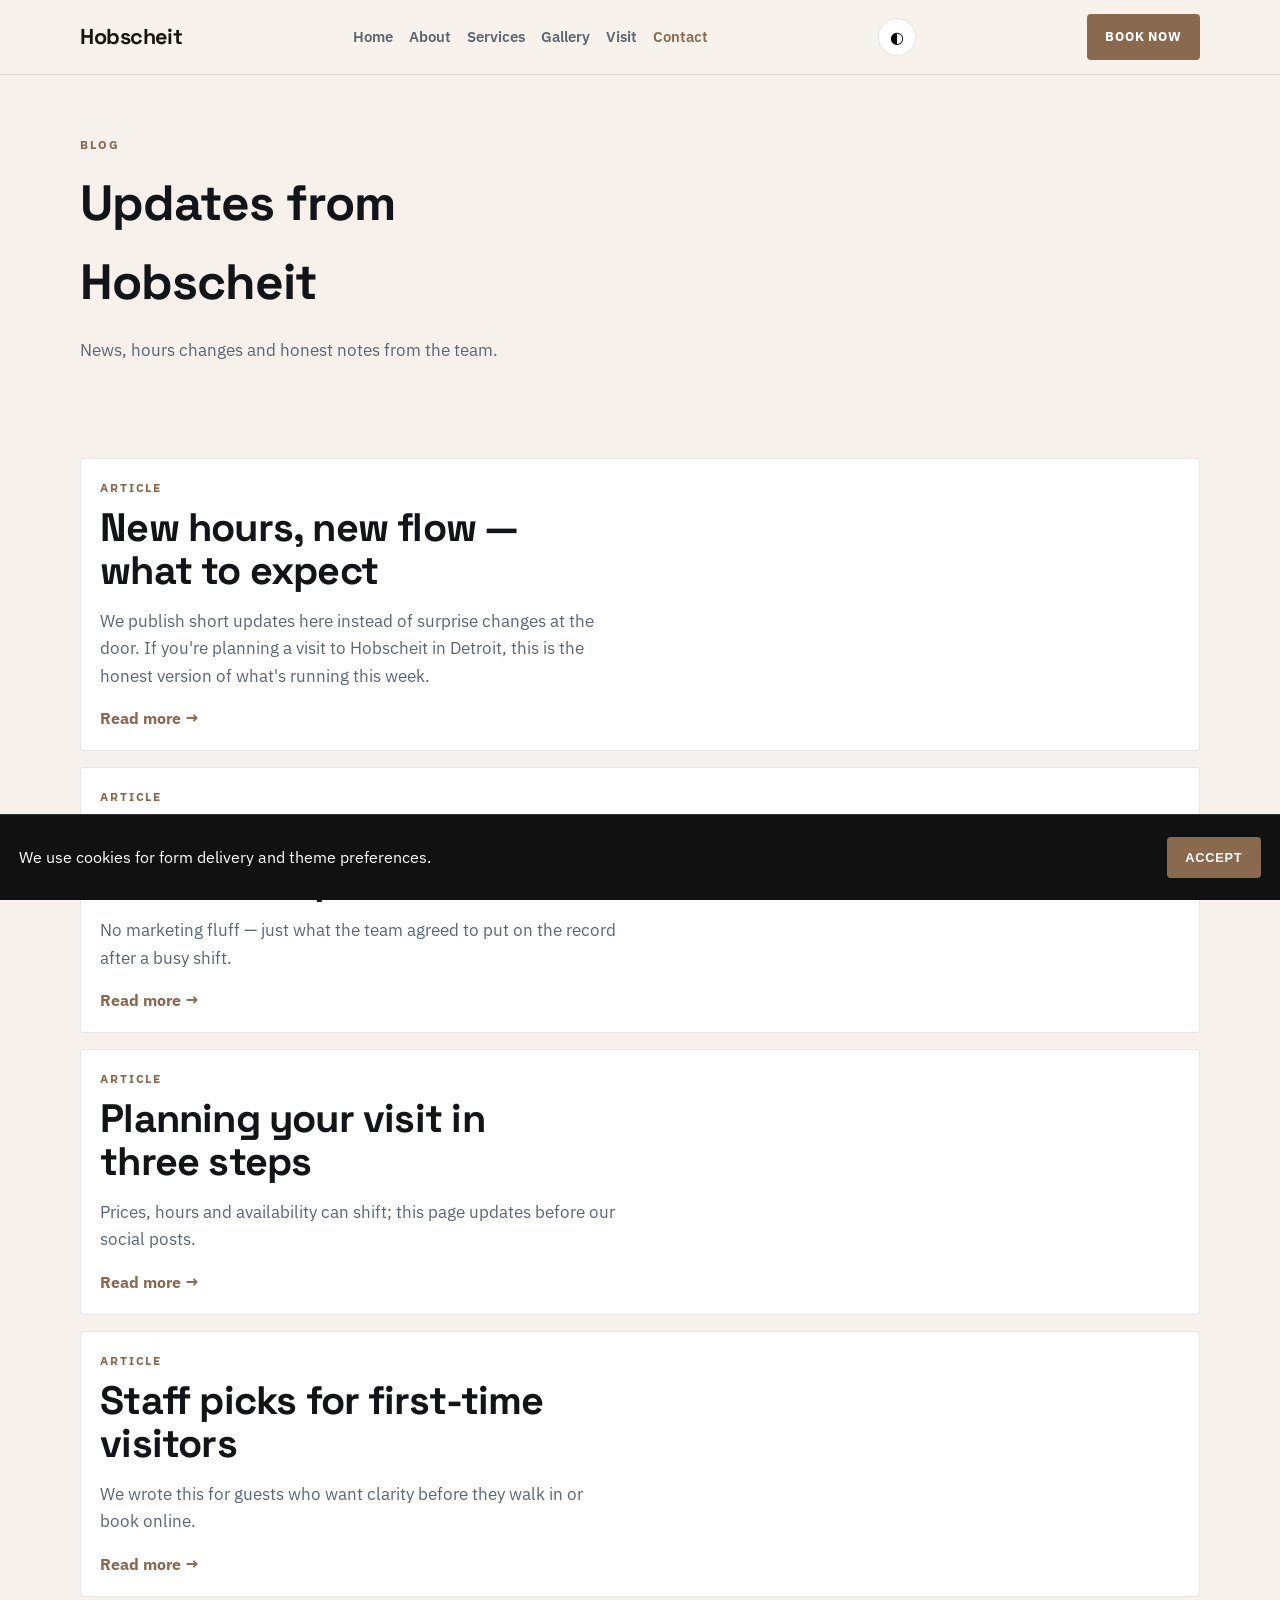
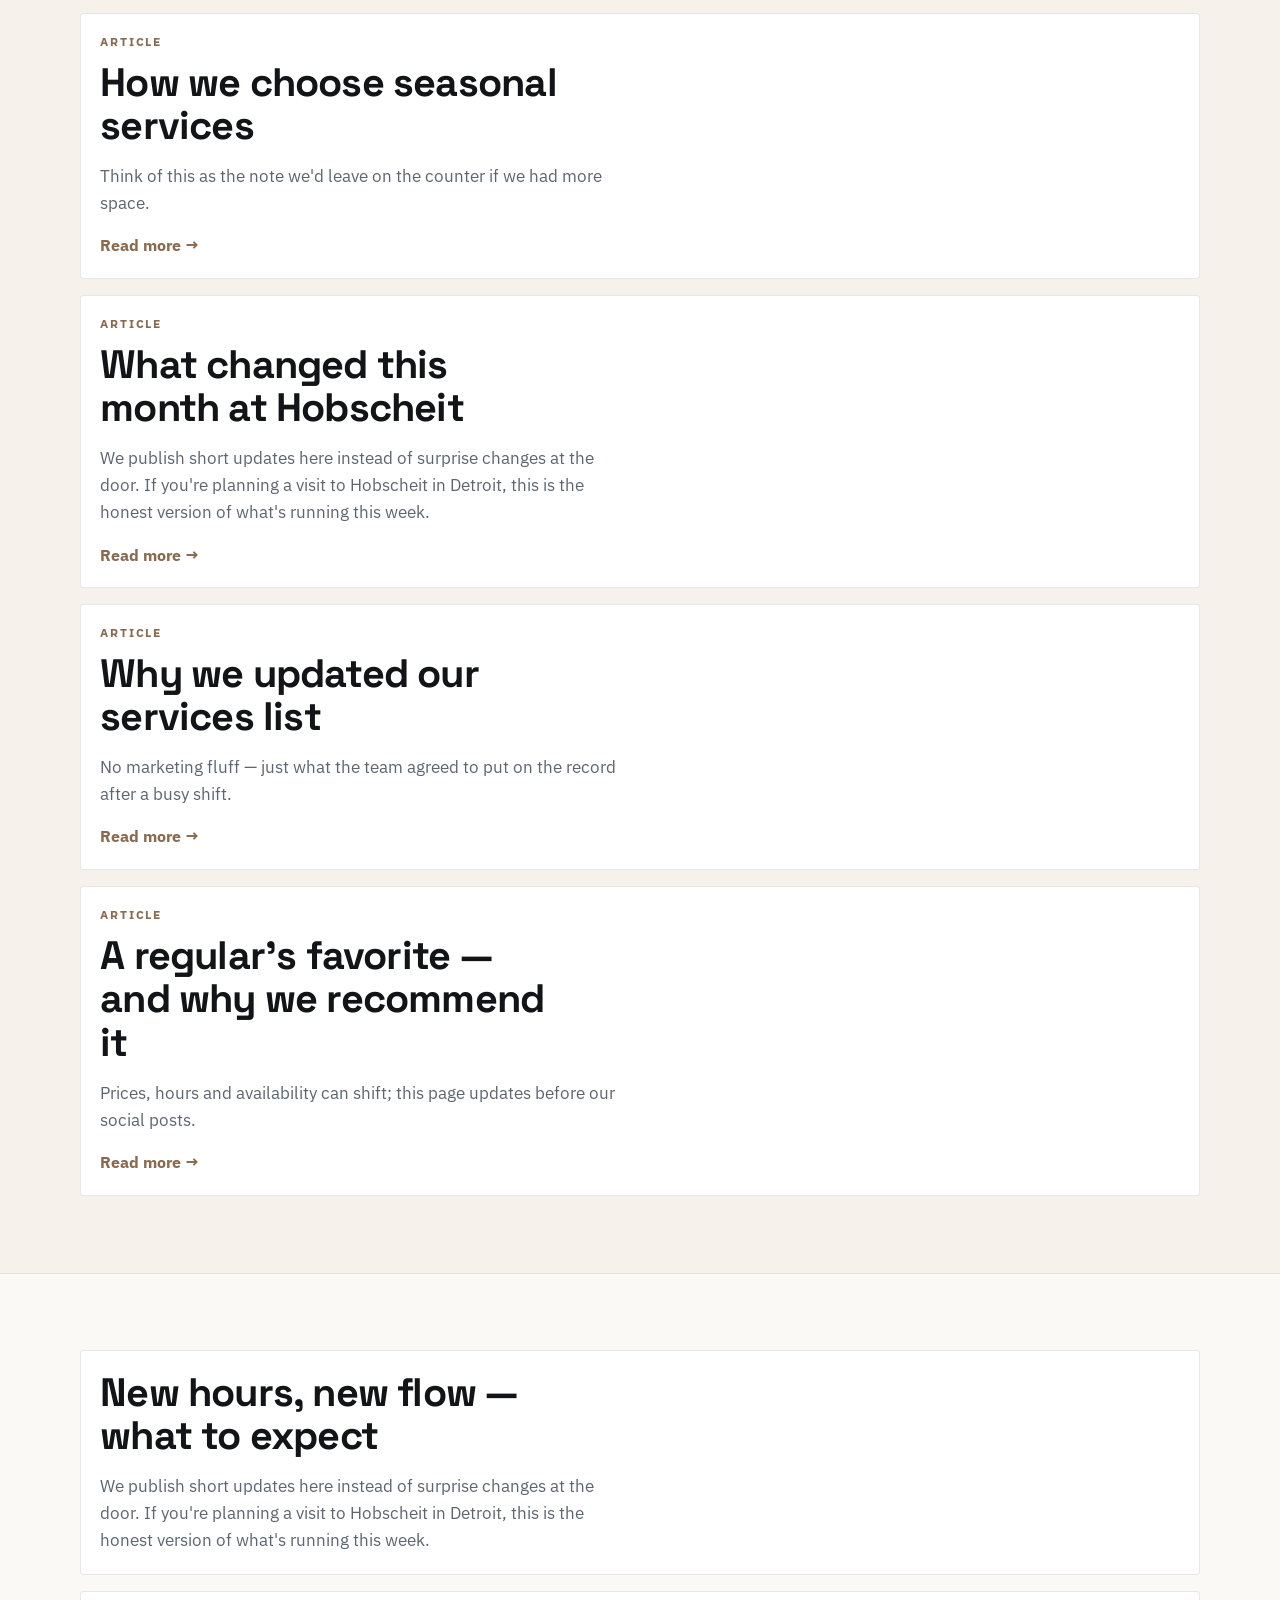
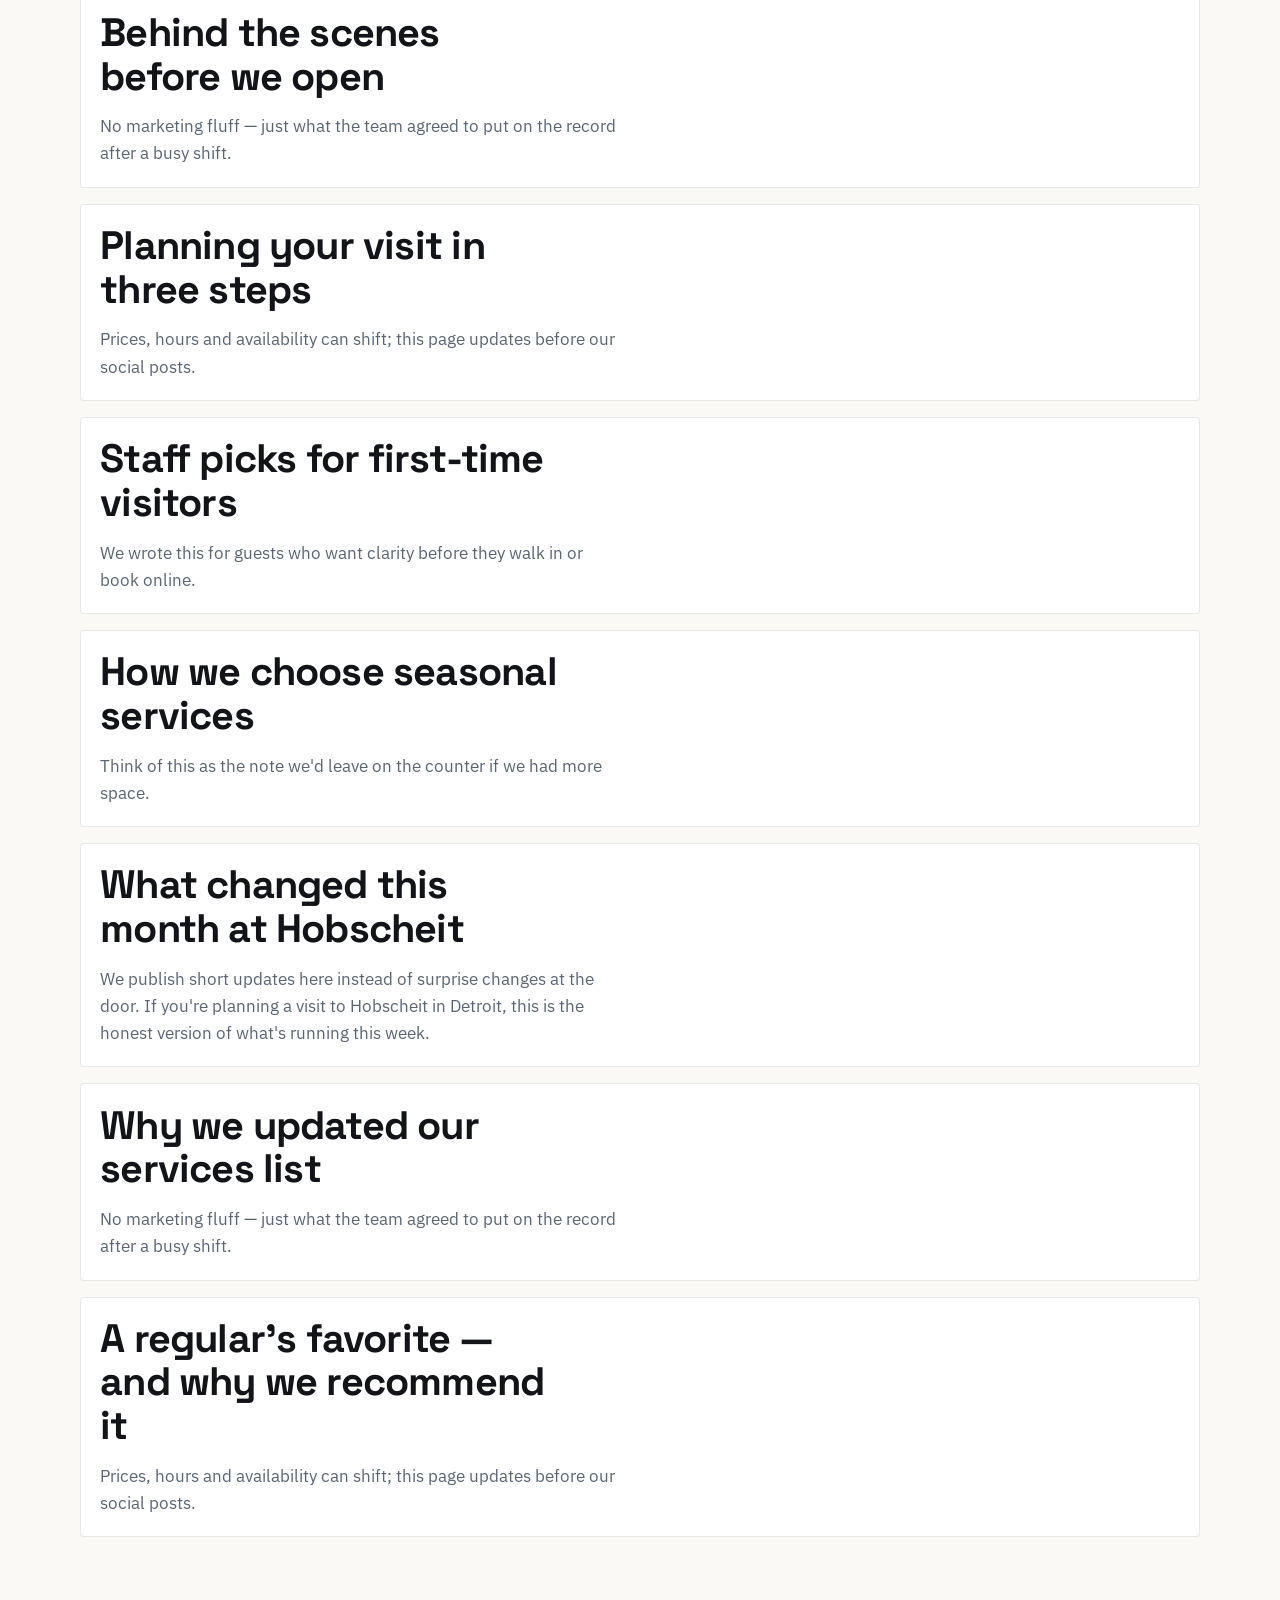
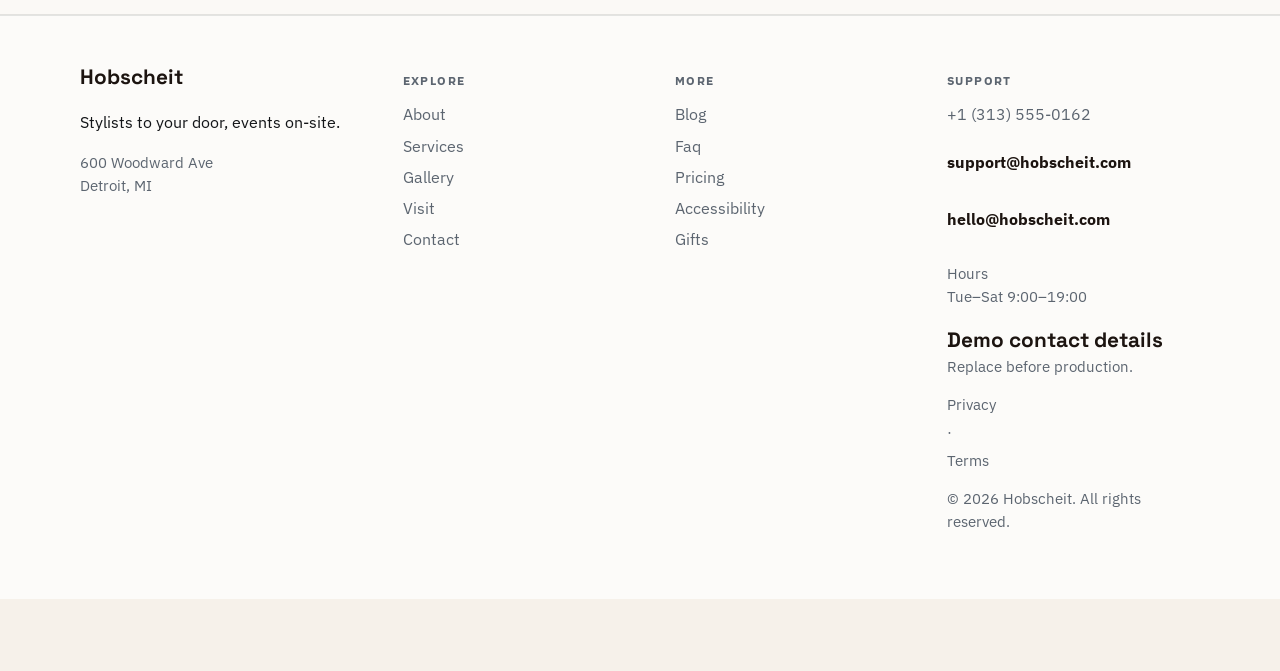
<file: blog.html>
<!DOCTYPE html>
<html lang="en">
<head>
  <meta charset="UTF-8" />
  <meta name="viewport" content="width=device-width, initial-scale=1" />
  <title>Blog | Hobscheit</title>
  <meta name="description" content="News from Hobscheit" />
  <meta property="og:title" content="Blog | Hobscheit" />
  <meta property="og:description" content="News from Hobscheit" />
  <meta property="og:type" content="website" />
  <meta name="twitter:card" content="summary_large_image" />
  <meta name="twitter:title" content="Blog | Hobscheit" />
  <meta name="twitter:description" content="News from Hobscheit" />
  <meta property="og:image" content="assets/img-1.jpg" />
  <meta name="twitter:image" content="assets/img-1.jpg" />
  <meta property="og:url" content="https://hobscheit.github.io" />
  <script type="application/ld+json">{"@context": "https://schema.org", "@type": "LocalBusiness", "name": "Hobscheit", "description": "Stylists to your door, events on-site.", "url": "https://hobscheit.github.io", "image": "assets/img-1.jpg"}</script>
<script type="application/ld+json">{"@context": "https://schema.org", "@type": "FAQPage", "mainEntity": [{"@type": "Question", "name": "Where are you?", "acceptedAnswer": {"@type": "Answer", "text": "600 Woodward Ave, Detroit, MI. See the map on Visit."}}, {"@type": "Question", "name": "How do I reach support?", "acceptedAnswer": {"@type": "Answer", "text": "Use the Contact form or email support@hobscheit.com. We reply during open hours."}}, {"@type": "Question", "name": "How do I book?", "acceptedAnswer": {"@type": "Answer", "text": "Send a message on Contact, email bookings@hobscheit.com, or call +1 (313) 555-0162."}}, {"@type": "Question", "name": "Are prices current?", "acceptedAnswer": {"@type": "Answer", "text": "Listed prices are current and may shift with seasons — we update this site when they do."}}, {"@type": "Question", "name": "Do you take groups?", "acceptedAnswer": {"@type": "Answer", "text": "Yes for many bookings — tell us the size and date and we'll confirm what Hobscheit can host."}}, {"@type": "Question", "name": "What should I bring?", "acceptedAnswer": {"@type": "Answer", "text": "Just yourself (and any notes on allergies, sizes, or preferences). We'll handle the rest."}}, {"@type": "Question", "name": "Do you take walk-ins at Hobscheit?", "acceptedAnswer": {"@type": "Answer", "text": "Yes when capacity allows — check Visit for peak hours."}}, {"@type": "Question", "name": "Do you host private events?", "acceptedAnswer": {"@type": "Answer", "text": "Contact us with date, headcount and services preferences."}}, {"@type": "Question", "name": "Where can I read updates?", "acceptedAnswer": {"@type": "Answer", "text": "Blog and Journal pages publish changes before social media."}}, {"@type": "Question", "name": "How do I join the team?", "acceptedAnswer": {"@type": "Answer", "text": "Open roles are listed on Careers — we reply to every application."}}, {"@type": "Question", "name": "Is the space accessible?", "acceptedAnswer": {"@type": "Answer", "text": "See our Accessibility page for entrance, seating and restroom notes."}}, {"@type": "Question", "name": "Do you offer gift cards?", "acceptedAnswer": {"@type": "Answer", "text": "Yes — see our Gift Cards page for digital and in-store options."}}, {"@type": "Question", "name": "Can I book for someone else?", "acceptedAnswer": {"@type": "Answer", "text": "Yes — include their name and preferences in the contact form."}}, {"@type": "Question", "name": "Is parking available?", "acceptedAnswer": {"@type": "Answer", "text": "See Locations for the branch closest to you in Detroit."}}]}</script>
<script type="application/ld+json">{"@context": "https://schema.org", "@type": "WebSite", "name": "Hobscheit", "url": "https://hobscheit.github.io", "description": "Stylists to your door, events on-site."}</script>
  <link rel="alternate" hreflang="en" href="index.html" />
  <link rel="alternate" hreflang="x-default" href="index.html" />
  <meta name="theme-color" content="#111111" />
  <link rel="preconnect" href="https://fonts.googleapis.com" />
  <link rel="preconnect" href="https://fonts.gstatic.com" crossorigin />
  <link href="https://fonts.googleapis.com/css2?family=IBM+Plex+Sans:wght@400;500;600;700&family=Space+Grotesk:wght@600;700&display=swap" rel="stylesheet" />
  <link rel="stylesheet" href="styles.css" />
  <link rel="icon" href="favicon.svg" type="image/svg+xml" />
</head>
<body>

  <header class="top">
    <div class="shell bar">
      <a class="logo" href="index.html">Hobscheit</a>
      <button class="nav-toggle" type="button" aria-label="Open menu" data-nav-toggle>
        <span></span><span></span><span></span>
      </button>
      <nav data-nav><a href="index.html">Home</a><a href="about.html">About</a><a href="offerings.html">Services</a><a href="gallery.html">Gallery</a><a href="visit.html">Visit</a><a href="contact.html" class="on">Contact</a></nav>
      <button type="button" class="theme-toggle" data-theme-toggle aria-label="Toggle dark mode">◐</button>
      <a class="cta" href="contact.html" data-open-book>Book now</a>
    </div>
  </header>  <main class="page">
    <section class="page-hero"><div class="shell">
      <p class="eyebrow">Blog</p>
      <h1>Updates from Hobscheit</h1>
      <p class="lead">News, hours changes and honest notes from the team.</p>
    </div></section>
    <section class="block"><div class="shell journal-stack"><article class="journal-entry reveal">
      <p class="eyebrow">Article</p>
      <h2><a href="#post-0">New hours, new flow — what to expect</a></h2>
      <p class="lead">We publish short updates here instead of surprise changes at the door. If you&#x27;re planning a visit to Hobscheit in Detroit, this is the honest version of what&#x27;s running this week.</p>
      <a class="textlink" href="#post-0">Read more →</a>
    </article><article class="journal-entry reveal">
      <p class="eyebrow">Article</p>
      <h2><a href="#post-1">Behind the scenes before we open</a></h2>
      <p class="lead">No marketing fluff — just what the team agreed to put on the record after a busy shift.</p>
      <a class="textlink" href="#post-1">Read more →</a>
    </article><article class="journal-entry reveal">
      <p class="eyebrow">Article</p>
      <h2><a href="#post-2">Planning your visit in three steps</a></h2>
      <p class="lead">Prices, hours and availability can shift; this page updates before our social posts.</p>
      <a class="textlink" href="#post-2">Read more →</a>
    </article><article class="journal-entry reveal">
      <p class="eyebrow">Article</p>
      <h2><a href="#post-3">Staff picks for first-time visitors</a></h2>
      <p class="lead">We wrote this for guests who want clarity before they walk in or book online.</p>
      <a class="textlink" href="#post-3">Read more →</a>
    </article><article class="journal-entry reveal">
      <p class="eyebrow">Article</p>
      <h2><a href="#post-4">How we choose seasonal services</a></h2>
      <p class="lead">Think of this as the note we&#x27;d leave on the counter if we had more space.</p>
      <a class="textlink" href="#post-4">Read more →</a>
    </article><article class="journal-entry reveal">
      <p class="eyebrow">Article</p>
      <h2><a href="#post-5">What changed this month at Hobscheit</a></h2>
      <p class="lead">We publish short updates here instead of surprise changes at the door. If you&#x27;re planning a visit to Hobscheit in Detroit, this is the honest version of what&#x27;s running this week.</p>
      <a class="textlink" href="#post-5">Read more →</a>
    </article><article class="journal-entry reveal">
      <p class="eyebrow">Article</p>
      <h2><a href="#post-6">Why we updated our services list</a></h2>
      <p class="lead">No marketing fluff — just what the team agreed to put on the record after a busy shift.</p>
      <a class="textlink" href="#post-6">Read more →</a>
    </article><article class="journal-entry reveal">
      <p class="eyebrow">Article</p>
      <h2><a href="#post-7">A regular&#x27;s favorite — and why we recommend it</a></h2>
      <p class="lead">Prices, hours and availability can shift; this page updates before our social posts.</p>
      <a class="textlink" href="#post-7">Read more →</a>
    </article></div></section>
    <section class="block tint"><div class="shell journal-stack"><article id="post-0" class="journal-entry reveal">
      <h2>New hours, new flow — what to expect</h2>
      <p class="lead">We publish short updates here instead of surprise changes at the door. If you&#x27;re planning a visit to Hobscheit in Detroit, this is the honest version of what&#x27;s running this week.</p>
    </article><article id="post-1" class="journal-entry reveal">
      <h2>Behind the scenes before we open</h2>
      <p class="lead">No marketing fluff — just what the team agreed to put on the record after a busy shift.</p>
    </article><article id="post-2" class="journal-entry reveal">
      <h2>Planning your visit in three steps</h2>
      <p class="lead">Prices, hours and availability can shift; this page updates before our social posts.</p>
    </article><article id="post-3" class="journal-entry reveal">
      <h2>Staff picks for first-time visitors</h2>
      <p class="lead">We wrote this for guests who want clarity before they walk in or book online.</p>
    </article><article id="post-4" class="journal-entry reveal">
      <h2>How we choose seasonal services</h2>
      <p class="lead">Think of this as the note we&#x27;d leave on the counter if we had more space.</p>
    </article><article id="post-5" class="journal-entry reveal">
      <h2>What changed this month at Hobscheit</h2>
      <p class="lead">We publish short updates here instead of surprise changes at the door. If you&#x27;re planning a visit to Hobscheit in Detroit, this is the honest version of what&#x27;s running this week.</p>
    </article><article id="post-6" class="journal-entry reveal">
      <h2>Why we updated our services list</h2>
      <p class="lead">No marketing fluff — just what the team agreed to put on the record after a busy shift.</p>
    </article><article id="post-7" class="journal-entry reveal">
      <h2>A regular&#x27;s favorite — and why we recommend it</h2>
      <p class="lead">Prices, hours and availability can shift; this page updates before our social posts.</p>
    </article></div></section>
  </main>
  <footer class="foot">
    <div class="shell foot-grid">
      <div>
        <strong>Hobscheit</strong>
        <p>Stylists to your door, events on-site.</p>
        <p class="foot-meta">600 Woodward Ave<br/>Detroit, MI</p>
      </div>
      <div>
        <p class="fh">Explore</p>
        <a href="about.html">About</a><a href="offerings.html">Services</a><a href="gallery.html">Gallery</a><a href="visit.html">Visit</a><a href="contact.html">Contact</a>
      </div>
      <div>
        <p class="fh">More</p>
        <a href="blog.html">Blog</a><a href="faq.html">Faq</a><a href="pricing.html">Pricing</a><a href="accessibility.html">Accessibility</a><a href="gifts.html">Gifts</a>
      </div>
      <div>
        <p class="fh">Support</p>
        <a href="tel:+13135550162">+1 (313) 555-0162</a>
        <p class="mail-plain">support@hobscheit.com</p>
        <p class="mail-plain">hello@hobscheit.com</p>
        <p class="foot-meta">Hours<br/>Tue–Sat 9:00–19:00</p>
        <p class="foot-meta"><strong>Demo contact details</strong><br/>Replace before production.</p>
        <p class="foot-meta"><a href="privacy.html">Privacy</a> · <a href="terms.html">Terms</a></p>
        <p class="foot-meta">© 2026 Hobscheit. All rights reserved.</p>
      </div>
    </div>
  </footer>
  <div class="cookie-bar" data-cookie-bar hidden>
    <p>We use cookies for form delivery and theme preferences.</p>
    <button type="button" class="btn solid" data-cookie-accept>Accept</button>
  </div>
  <div class="mobile-cta">
    <a href="tel:+13135550162">Call</a>
    <button type="button" data-open-book>Book</button>
    <a href="visit.html">Map</a>
  </div>
  <div class="toast" data-toast hidden></div>

  <div class="modal" data-book-modal hidden>
    <div class="modal-card">
      <button class="modal-close" type="button" data-close-book aria-label="Close">×</button>
      <p class="eyebrow">Quick request</p>
      <h3>Contact Hobscheit</h3>
      <p class="lead">Send the essentials and we will reply by email.</p>
      <form class="contact-form compact" data-quick-book data-support="support@hobscheit.com">
        <label>Name<input name="name" required placeholder="Your name" /></label>
        <label>Email<input type="email" name="email" required placeholder="you@email.com" /></label>
        <label>Timing<input name="when" required placeholder="Preferred date or timeline" /></label>
        <label>Notes<textarea name="message" rows="3" placeholder="Project, product, service or other details…"></textarea></label>
        <button class="btn solid" type="submit">Book</button>
      </form>
    </div>
  </div>

  <div class="lightbox" data-lightbox hidden>
    <button class="modal-close" type="button" data-lightbox-close aria-label="Close">×</button>
    <img data-lightbox-img alt="" />
    <div class="lightbox-nav">
      <button type="button" data-lightbox-prev>‹</button>
      <button type="button" data-lightbox-next>›</button>
    </div>
  </div>
  <script src="site.js"></script>
</body></html>
</file>
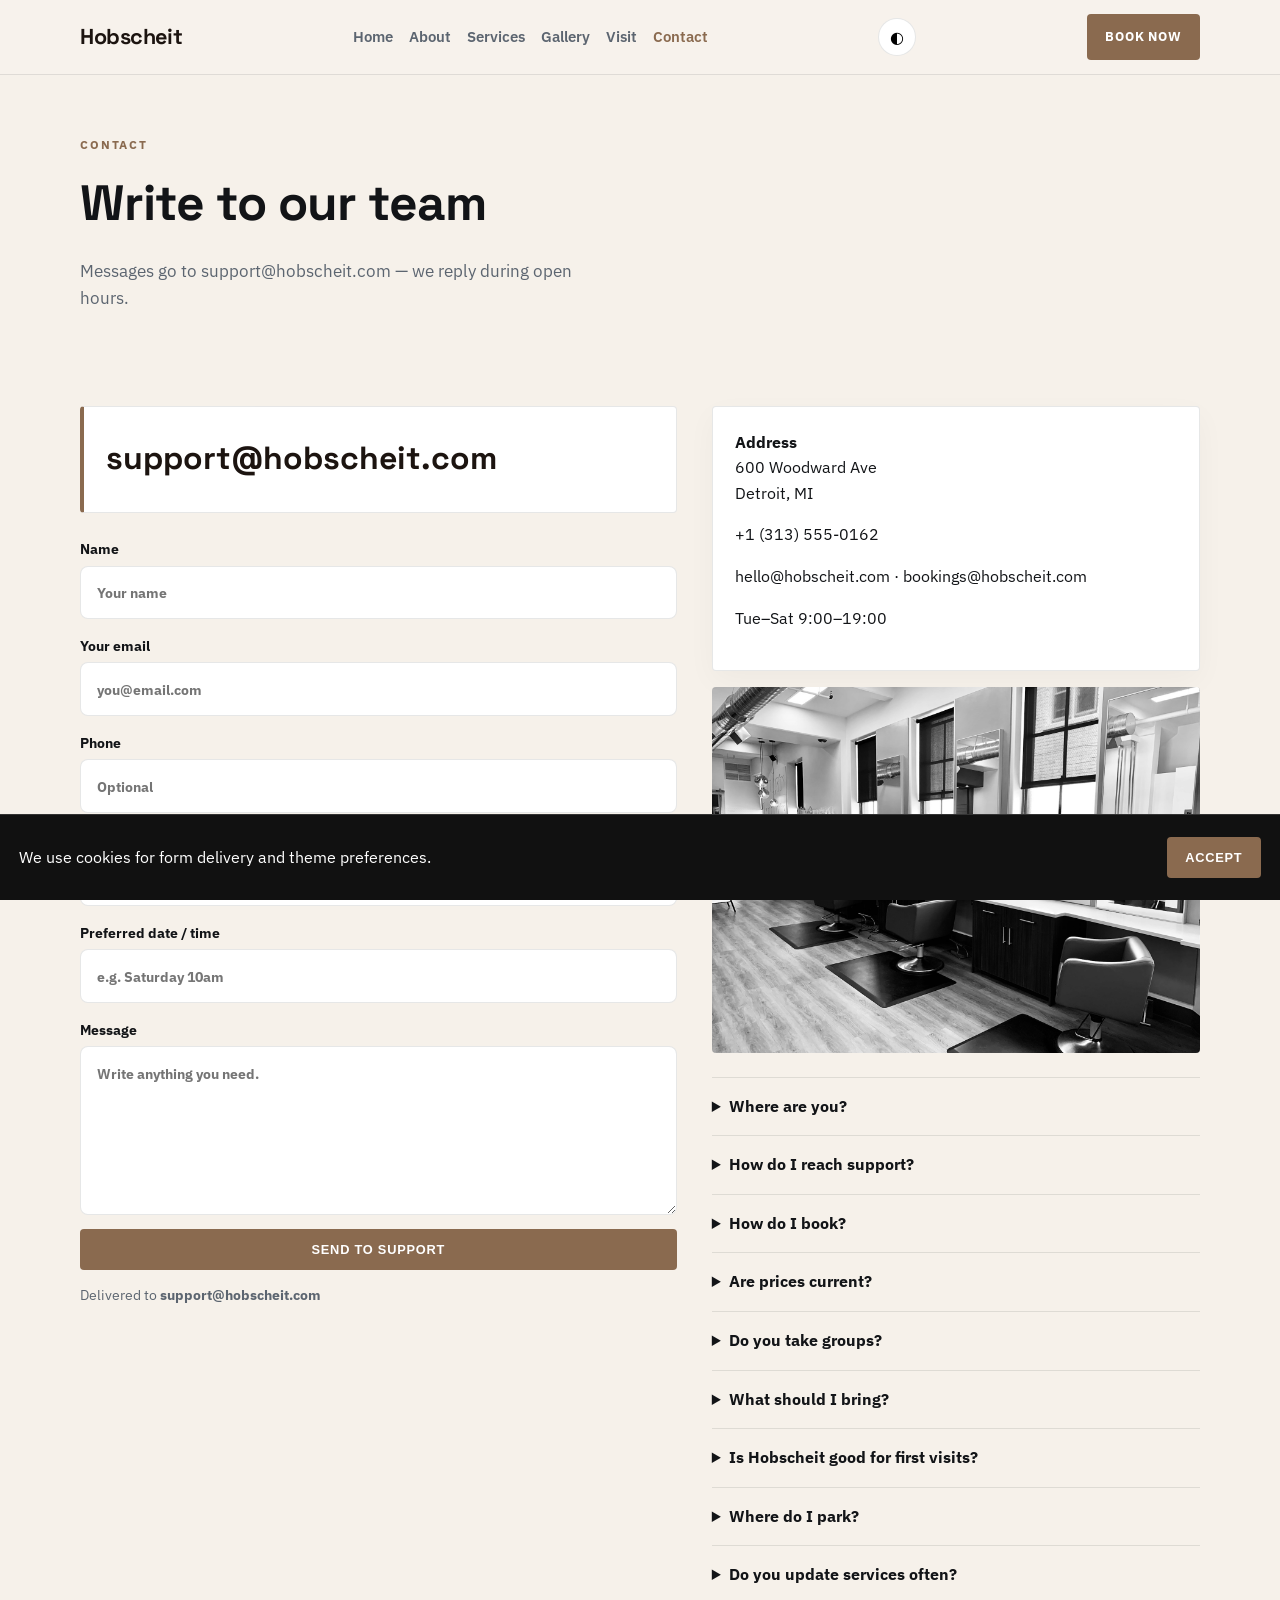
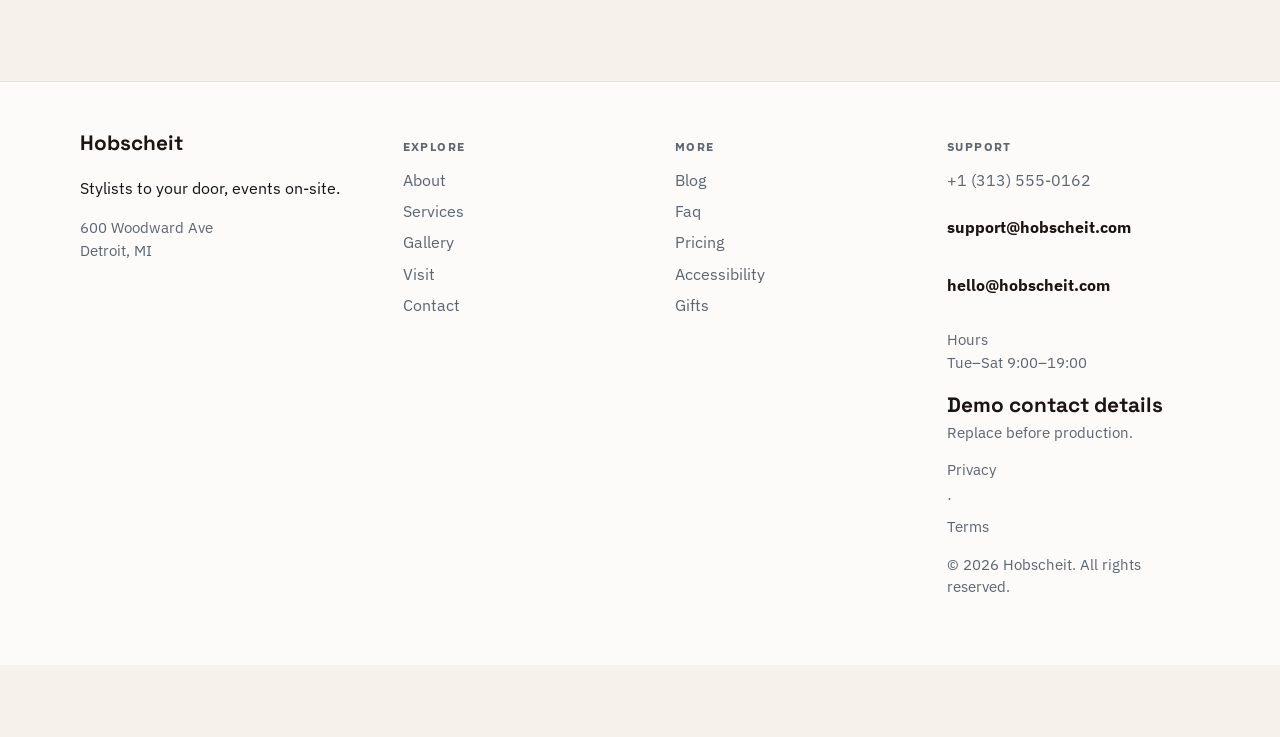
<file: contact.html>
<!DOCTYPE html>
<html lang="en">
<head>
  <meta charset="UTF-8" />
  <meta name="viewport" content="width=device-width, initial-scale=1" />
  <title>Contact | Hobscheit</title>
  <meta name="description" content="Contact Hobscheit" />
  <meta property="og:title" content="Contact | Hobscheit" />
  <meta property="og:description" content="Contact Hobscheit" />
  <meta property="og:type" content="website" />
  <meta name="twitter:card" content="summary_large_image" />
  <meta name="twitter:title" content="Contact | Hobscheit" />
  <meta name="twitter:description" content="Contact Hobscheit" />
  <meta property="og:image" content="assets/img-1.jpg" />
  <meta name="twitter:image" content="assets/img-1.jpg" />
  <meta property="og:url" content="https://hobscheit.github.io" />
  <script type="application/ld+json">{"@context": "https://schema.org", "@type": "LocalBusiness", "name": "Hobscheit", "description": "Stylists to your door, events on-site.", "url": "https://hobscheit.github.io", "image": "assets/img-1.jpg"}</script>
<script type="application/ld+json">{"@context": "https://schema.org", "@type": "FAQPage", "mainEntity": [{"@type": "Question", "name": "Where are you?", "acceptedAnswer": {"@type": "Answer", "text": "600 Woodward Ave, Detroit, MI. See the map on Visit."}}, {"@type": "Question", "name": "How do I reach support?", "acceptedAnswer": {"@type": "Answer", "text": "Use the Contact form or email support@hobscheit.com. We reply during open hours."}}, {"@type": "Question", "name": "How do I book?", "acceptedAnswer": {"@type": "Answer", "text": "Send a message on Contact, email bookings@hobscheit.com, or call +1 (313) 555-0162."}}, {"@type": "Question", "name": "Are prices current?", "acceptedAnswer": {"@type": "Answer", "text": "Listed prices are current and may shift with seasons — we update this site when they do."}}, {"@type": "Question", "name": "Do you take groups?", "acceptedAnswer": {"@type": "Answer", "text": "Yes for many bookings — tell us the size and date and we'll confirm what Hobscheit can host."}}, {"@type": "Question", "name": "What should I bring?", "acceptedAnswer": {"@type": "Answer", "text": "Just yourself (and any notes on allergies, sizes, or preferences). We'll handle the rest."}}, {"@type": "Question", "name": "Do you take walk-ins at Hobscheit?", "acceptedAnswer": {"@type": "Answer", "text": "Yes when capacity allows — check Visit for peak hours."}}, {"@type": "Question", "name": "Do you host private events?", "acceptedAnswer": {"@type": "Answer", "text": "Contact us with date, headcount and services preferences."}}, {"@type": "Question", "name": "Where can I read updates?", "acceptedAnswer": {"@type": "Answer", "text": "Blog and Journal pages publish changes before social media."}}, {"@type": "Question", "name": "How do I join the team?", "acceptedAnswer": {"@type": "Answer", "text": "Open roles are listed on Careers — we reply to every application."}}, {"@type": "Question", "name": "Is the space accessible?", "acceptedAnswer": {"@type": "Answer", "text": "See our Accessibility page for entrance, seating and restroom notes."}}, {"@type": "Question", "name": "Do you offer gift cards?", "acceptedAnswer": {"@type": "Answer", "text": "Yes — see our Gift Cards page for digital and in-store options."}}, {"@type": "Question", "name": "Can I book for someone else?", "acceptedAnswer": {"@type": "Answer", "text": "Yes — include their name and preferences in the contact form."}}, {"@type": "Question", "name": "Is parking available?", "acceptedAnswer": {"@type": "Answer", "text": "See Locations for the branch closest to you in Detroit."}}]}</script>
<script type="application/ld+json">{"@context": "https://schema.org", "@type": "WebSite", "name": "Hobscheit", "url": "https://hobscheit.github.io", "description": "Stylists to your door, events on-site."}</script>
  <link rel="alternate" hreflang="en" href="index.html" />
  <link rel="alternate" hreflang="x-default" href="index.html" />
  <meta name="theme-color" content="#111111" />
  <link rel="preconnect" href="https://fonts.googleapis.com" />
  <link rel="preconnect" href="https://fonts.gstatic.com" crossorigin />
  <link href="https://fonts.googleapis.com/css2?family=IBM+Plex+Sans:wght@400;500;600;700&family=Space+Grotesk:wght@600;700&display=swap" rel="stylesheet" />
  <link rel="stylesheet" href="styles.css" />
  <link rel="icon" href="favicon.svg" type="image/svg+xml" />
</head>
<body>

  <header class="top">
    <div class="shell bar">
      <a class="logo" href="index.html">Hobscheit</a>
      <button class="nav-toggle" type="button" aria-label="Open menu" data-nav-toggle>
        <span></span><span></span><span></span>
      </button>
      <nav data-nav><a href="index.html">Home</a><a href="about.html">About</a><a href="offerings.html">Services</a><a href="gallery.html">Gallery</a><a href="visit.html">Visit</a><a href="contact.html" class="on">Contact</a></nav>
      <button type="button" class="theme-toggle" data-theme-toggle aria-label="Toggle dark mode">◐</button>
      <a class="cta" href="contact.html" data-open-book>Book now</a>
    </div>
  </header>  <main class="page">
    <section class="page-hero"><div class="shell">
      <p class="eyebrow">Contact</p><h1>Write to our team</h1>
      <p class="lead">Messages go to support@hobscheit.com — we reply during open hours.</p>
    </div></section>
    <section class="block"><div class="shell contact-grid">
      <div><div class="support-banner"><p class="support-mail">support@hobscheit.com</p></div><form class="contact-form" data-contact data-support="support@hobscheit.com">
          <label>Name<input name="name" required placeholder="Your name" autocomplete="name" /></label>
          <label>Your email<input type="email" name="email" required placeholder="you@email.com" autocomplete="email" /></label>
          <label>Phone<input type="tel" name="phone" placeholder="Optional" autocomplete="tel" /></label>
          <label>Topic<select name="topic" required>
              <option value="Booking">Booking / reservation</option>
              <option value="Support">Support / question</option>
              <option value="Group">Group or event</option>
              <option value="Other">Something else</option>
            </select></label>
          <label>Preferred date / time<input name="when" placeholder="e.g. Saturday 10am" /></label>
          <label>Message<textarea name="message" rows="6" required placeholder="Write anything you need."></textarea></label>
          <button class="btn solid" type="submit">Send to support</button>
          <p class="form-note">Delivered to <strong>support@hobscheit.com</strong></p>
        </form>
      <div class="form-success" data-success hidden><h3>Message received</h3><button type="button" class="btn quiet" data-again>Send another</button></div></div>
      <div><div class="card stack-card">
      <p><strong>Address</strong><br/>600 Woodward Ave<br/>Detroit, MI</p>
      <p><a href="tel:+13135550162">+1 (313) 555-0162</a></p>
      <p>hello@hobscheit.com · bookings@hobscheit.com</p><p>Tue–Sat 9:00–19:00</p></div>
      <img class="solo" src="assets/img-7.jpg" alt="contact" style="margin-top:1rem" />
      <div class="faq" style="margin-top:1.5rem"><details><summary>Where are you?</summary><p>600 Woodward Ave, Detroit, MI. See the map on Visit.</p></details>
<details><summary>How do I reach support?</summary><p>Use the Contact form or email support@hobscheit.com. We reply during open hours.</p></details>
<details><summary>How do I book?</summary><p>Send a message on Contact, email bookings@hobscheit.com, or call +1 (313) 555-0162.</p></details>
<details><summary>Are prices current?</summary><p>Listed prices are current and may shift with seasons — we update this site when they do.</p></details>
<details><summary>Do you take groups?</summary><p>Yes for many bookings — tell us the size and date and we'll confirm what Hobscheit can host.</p></details>
<details><summary>What should I bring?</summary><p>Just yourself (and any notes on allergies, sizes, or preferences). We'll handle the rest.</p></details>
<details><summary>Is Hobscheit good for first visits?</summary><p>Absolutely — tell us it's your first time and we'll recommend a starting point.</p></details>
<details><summary>Where do I park?</summary><p>See the Visit page for address and map links around Detroit.</p></details>
<details><summary>Do you update services often?</summary><p>Yes — seasonal shifts are posted here first.</p></details></div></div>
    </div></section>
  </main>
  <footer class="foot">
    <div class="shell foot-grid">
      <div>
        <strong>Hobscheit</strong>
        <p>Stylists to your door, events on-site.</p>
        <p class="foot-meta">600 Woodward Ave<br/>Detroit, MI</p>
      </div>
      <div>
        <p class="fh">Explore</p>
        <a href="about.html">About</a><a href="offerings.html">Services</a><a href="gallery.html">Gallery</a><a href="visit.html">Visit</a><a href="contact.html">Contact</a>
      </div>
      <div>
        <p class="fh">More</p>
        <a href="blog.html">Blog</a><a href="faq.html">Faq</a><a href="pricing.html">Pricing</a><a href="accessibility.html">Accessibility</a><a href="gifts.html">Gifts</a>
      </div>
      <div>
        <p class="fh">Support</p>
        <a href="tel:+13135550162">+1 (313) 555-0162</a>
        <p class="mail-plain">support@hobscheit.com</p>
        <p class="mail-plain">hello@hobscheit.com</p>
        <p class="foot-meta">Hours<br/>Tue–Sat 9:00–19:00</p>
        <p class="foot-meta"><strong>Demo contact details</strong><br/>Replace before production.</p>
        <p class="foot-meta"><a href="privacy.html">Privacy</a> · <a href="terms.html">Terms</a></p>
        <p class="foot-meta">© 2026 Hobscheit. All rights reserved.</p>
      </div>
    </div>
  </footer>
  <div class="cookie-bar" data-cookie-bar hidden>
    <p>We use cookies for form delivery and theme preferences.</p>
    <button type="button" class="btn solid" data-cookie-accept>Accept</button>
  </div>
  <div class="mobile-cta">
    <a href="tel:+13135550162">Call</a>
    <button type="button" data-open-book>Book</button>
    <a href="visit.html">Map</a>
  </div>
  <div class="toast" data-toast hidden></div>

  <div class="modal" data-book-modal hidden>
    <div class="modal-card">
      <button class="modal-close" type="button" data-close-book aria-label="Close">×</button>
      <p class="eyebrow">Quick request</p>
      <h3>Contact Hobscheit</h3>
      <p class="lead">Send the essentials and we will reply by email.</p>
      <form class="contact-form compact" data-quick-book data-support="support@hobscheit.com">
        <label>Name<input name="name" required placeholder="Your name" /></label>
        <label>Email<input type="email" name="email" required placeholder="you@email.com" /></label>
        <label>Timing<input name="when" required placeholder="Preferred date or timeline" /></label>
        <label>Notes<textarea name="message" rows="3" placeholder="Project, product, service or other details…"></textarea></label>
        <button class="btn solid" type="submit">Book</button>
      </form>
    </div>
  </div>

  <div class="lightbox" data-lightbox hidden>
    <button class="modal-close" type="button" data-lightbox-close aria-label="Close">×</button>
    <img data-lightbox-img alt="" />
    <div class="lightbox-nav">
      <button type="button" data-lightbox-prev>‹</button>
      <button type="button" data-lightbox-next>›</button>
    </div>
  </div>
  <script src="site.js"></script>
</body></html>
</file>
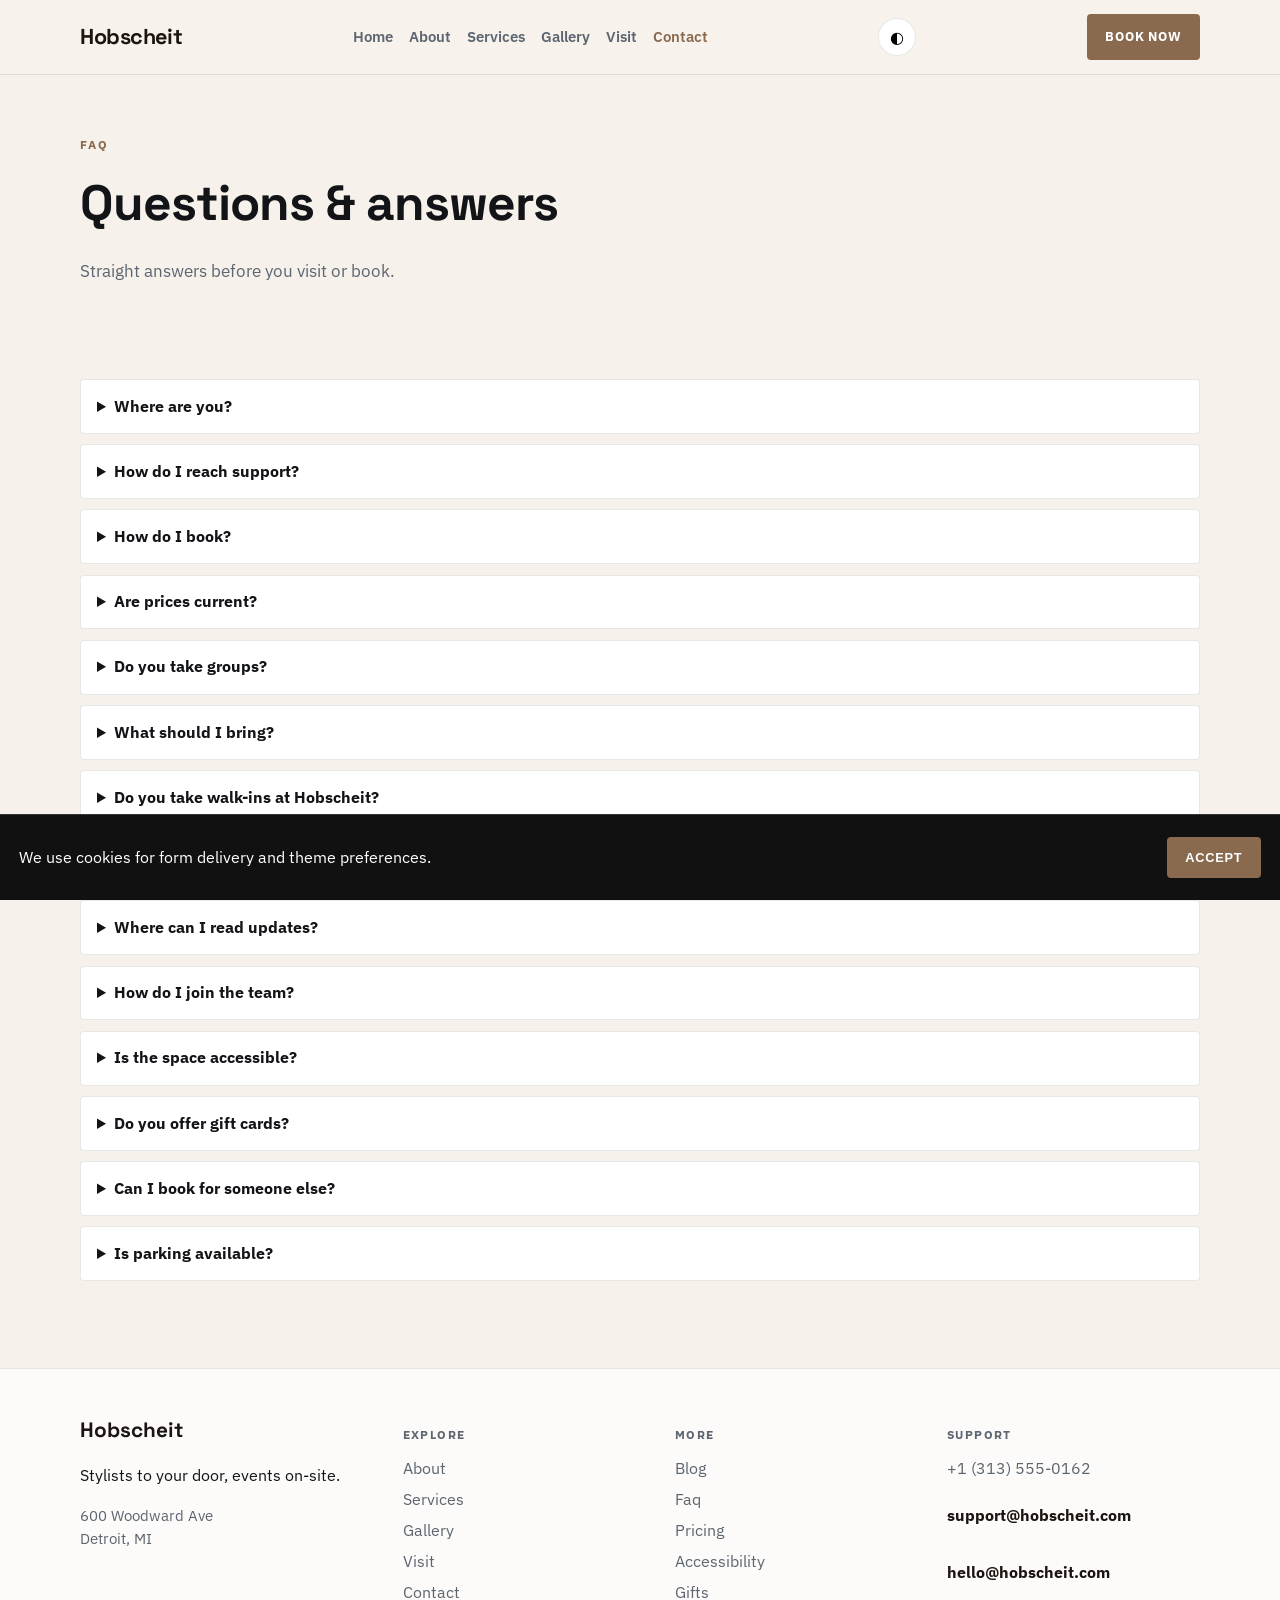
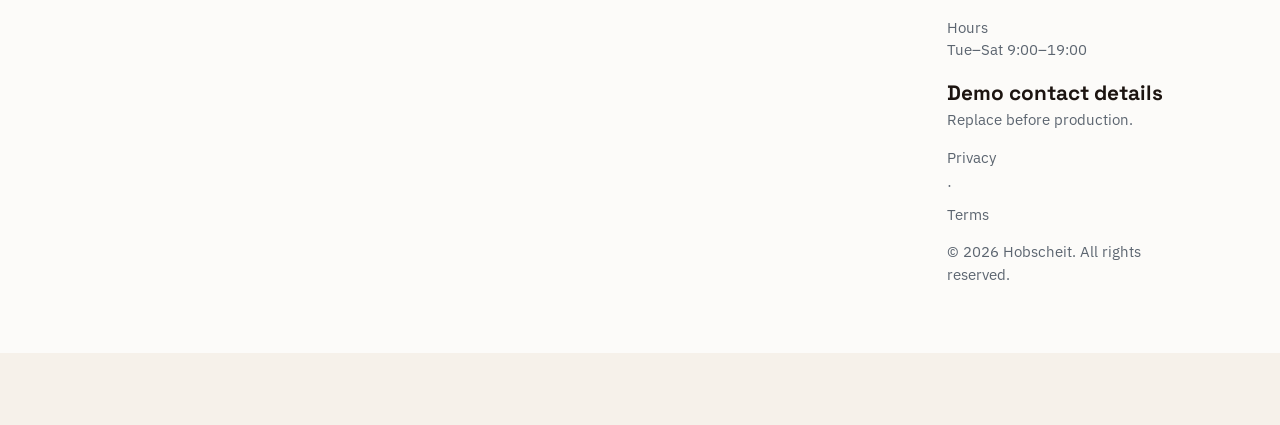
<file: faq.html>
<!DOCTYPE html>
<html lang="en">
<head>
  <meta charset="UTF-8" />
  <meta name="viewport" content="width=device-width, initial-scale=1" />
  <title>FAQ | Hobscheit</title>
  <meta name="description" content="Frequently asked questions" />
  <meta property="og:title" content="FAQ | Hobscheit" />
  <meta property="og:description" content="Frequently asked questions" />
  <meta property="og:type" content="website" />
  <meta name="twitter:card" content="summary_large_image" />
  <meta name="twitter:title" content="FAQ | Hobscheit" />
  <meta name="twitter:description" content="Frequently asked questions" />
  <meta property="og:image" content="assets/img-1.jpg" />
  <meta name="twitter:image" content="assets/img-1.jpg" />
  <meta property="og:url" content="https://hobscheit.github.io" />
  <script type="application/ld+json">{"@context": "https://schema.org", "@type": "LocalBusiness", "name": "Hobscheit", "description": "Stylists to your door, events on-site.", "url": "https://hobscheit.github.io", "image": "assets/img-1.jpg"}</script>
<script type="application/ld+json">{"@context": "https://schema.org", "@type": "FAQPage", "mainEntity": [{"@type": "Question", "name": "Where are you?", "acceptedAnswer": {"@type": "Answer", "text": "600 Woodward Ave, Detroit, MI. See the map on Visit."}}, {"@type": "Question", "name": "How do I reach support?", "acceptedAnswer": {"@type": "Answer", "text": "Use the Contact form or email support@hobscheit.com. We reply during open hours."}}, {"@type": "Question", "name": "How do I book?", "acceptedAnswer": {"@type": "Answer", "text": "Send a message on Contact, email bookings@hobscheit.com, or call +1 (313) 555-0162."}}, {"@type": "Question", "name": "Are prices current?", "acceptedAnswer": {"@type": "Answer", "text": "Listed prices are current and may shift with seasons — we update this site when they do."}}, {"@type": "Question", "name": "Do you take groups?", "acceptedAnswer": {"@type": "Answer", "text": "Yes for many bookings — tell us the size and date and we'll confirm what Hobscheit can host."}}, {"@type": "Question", "name": "What should I bring?", "acceptedAnswer": {"@type": "Answer", "text": "Just yourself (and any notes on allergies, sizes, or preferences). We'll handle the rest."}}, {"@type": "Question", "name": "Do you take walk-ins at Hobscheit?", "acceptedAnswer": {"@type": "Answer", "text": "Yes when capacity allows — check Visit for peak hours."}}, {"@type": "Question", "name": "Do you host private events?", "acceptedAnswer": {"@type": "Answer", "text": "Contact us with date, headcount and services preferences."}}, {"@type": "Question", "name": "Where can I read updates?", "acceptedAnswer": {"@type": "Answer", "text": "Blog and Journal pages publish changes before social media."}}, {"@type": "Question", "name": "How do I join the team?", "acceptedAnswer": {"@type": "Answer", "text": "Open roles are listed on Careers — we reply to every application."}}, {"@type": "Question", "name": "Is the space accessible?", "acceptedAnswer": {"@type": "Answer", "text": "See our Accessibility page for entrance, seating and restroom notes."}}, {"@type": "Question", "name": "Do you offer gift cards?", "acceptedAnswer": {"@type": "Answer", "text": "Yes — see our Gift Cards page for digital and in-store options."}}, {"@type": "Question", "name": "Can I book for someone else?", "acceptedAnswer": {"@type": "Answer", "text": "Yes — include their name and preferences in the contact form."}}, {"@type": "Question", "name": "Is parking available?", "acceptedAnswer": {"@type": "Answer", "text": "See Locations for the branch closest to you in Detroit."}}]}</script>
<script type="application/ld+json">{"@context": "https://schema.org", "@type": "WebSite", "name": "Hobscheit", "url": "https://hobscheit.github.io", "description": "Stylists to your door, events on-site."}</script>
  <link rel="alternate" hreflang="en" href="index.html" />
  <link rel="alternate" hreflang="x-default" href="index.html" />
  <meta name="theme-color" content="#111111" />
  <link rel="preconnect" href="https://fonts.googleapis.com" />
  <link rel="preconnect" href="https://fonts.gstatic.com" crossorigin />
  <link href="https://fonts.googleapis.com/css2?family=IBM+Plex+Sans:wght@400;500;600;700&family=Space+Grotesk:wght@600;700&display=swap" rel="stylesheet" />
  <link rel="stylesheet" href="styles.css" />
  <link rel="icon" href="favicon.svg" type="image/svg+xml" />
</head>
<body>

  <header class="top">
    <div class="shell bar">
      <a class="logo" href="index.html">Hobscheit</a>
      <button class="nav-toggle" type="button" aria-label="Open menu" data-nav-toggle>
        <span></span><span></span><span></span>
      </button>
      <nav data-nav><a href="index.html">Home</a><a href="about.html">About</a><a href="offerings.html">Services</a><a href="gallery.html">Gallery</a><a href="visit.html">Visit</a><a href="contact.html" class="on">Contact</a></nav>
      <button type="button" class="theme-toggle" data-theme-toggle aria-label="Toggle dark mode">◐</button>
      <a class="cta" href="contact.html" data-open-book>Book now</a>
    </div>
  </header>  <main class="page">
    <section class="page-hero"><div class="shell">
      <p class="eyebrow">FAQ</p>
      <h1>Questions &amp; answers</h1>
      <p class="lead">Straight answers before you visit or book.</p>
    </div></section>
    <section class="block"><div class="shell faq-page"><details class='faq-item reveal'><summary>Where are you?</summary><p>600 Woodward Ave, Detroit, MI. See the map on Visit.</p></details><details class='faq-item reveal'><summary>How do I reach support?</summary><p>Use the Contact form or email support@hobscheit.com. We reply during open hours.</p></details><details class='faq-item reveal'><summary>How do I book?</summary><p>Send a message on Contact, email bookings@hobscheit.com, or call +1 (313) 555-0162.</p></details><details class='faq-item reveal'><summary>Are prices current?</summary><p>Listed prices are current and may shift with seasons — we update this site when they do.</p></details><details class='faq-item reveal'><summary>Do you take groups?</summary><p>Yes for many bookings — tell us the size and date and we&#x27;ll confirm what Hobscheit can host.</p></details><details class='faq-item reveal'><summary>What should I bring?</summary><p>Just yourself (and any notes on allergies, sizes, or preferences). We&#x27;ll handle the rest.</p></details><details class='faq-item reveal'><summary>Do you take walk-ins at Hobscheit?</summary><p>Yes when capacity allows — check Visit for peak hours.</p></details><details class='faq-item reveal'><summary>Do you host private events?</summary><p>Contact us with date, headcount and services preferences.</p></details><details class='faq-item reveal'><summary>Where can I read updates?</summary><p>Blog and Journal pages publish changes before social media.</p></details><details class='faq-item reveal'><summary>How do I join the team?</summary><p>Open roles are listed on Careers — we reply to every application.</p></details><details class='faq-item reveal'><summary>Is the space accessible?</summary><p>See our Accessibility page for entrance, seating and restroom notes.</p></details><details class='faq-item reveal'><summary>Do you offer gift cards?</summary><p>Yes — see our Gift Cards page for digital and in-store options.</p></details><details class='faq-item reveal'><summary>Can I book for someone else?</summary><p>Yes — include their name and preferences in the contact form.</p></details><details class='faq-item reveal'><summary>Is parking available?</summary><p>See Locations for the branch closest to you in Detroit.</p></details></div></section>
  </main>
  <footer class="foot">
    <div class="shell foot-grid">
      <div>
        <strong>Hobscheit</strong>
        <p>Stylists to your door, events on-site.</p>
        <p class="foot-meta">600 Woodward Ave<br/>Detroit, MI</p>
      </div>
      <div>
        <p class="fh">Explore</p>
        <a href="about.html">About</a><a href="offerings.html">Services</a><a href="gallery.html">Gallery</a><a href="visit.html">Visit</a><a href="contact.html">Contact</a>
      </div>
      <div>
        <p class="fh">More</p>
        <a href="blog.html">Blog</a><a href="faq.html">Faq</a><a href="pricing.html">Pricing</a><a href="accessibility.html">Accessibility</a><a href="gifts.html">Gifts</a>
      </div>
      <div>
        <p class="fh">Support</p>
        <a href="tel:+13135550162">+1 (313) 555-0162</a>
        <p class="mail-plain">support@hobscheit.com</p>
        <p class="mail-plain">hello@hobscheit.com</p>
        <p class="foot-meta">Hours<br/>Tue–Sat 9:00–19:00</p>
        <p class="foot-meta"><strong>Demo contact details</strong><br/>Replace before production.</p>
        <p class="foot-meta"><a href="privacy.html">Privacy</a> · <a href="terms.html">Terms</a></p>
        <p class="foot-meta">© 2026 Hobscheit. All rights reserved.</p>
      </div>
    </div>
  </footer>
  <div class="cookie-bar" data-cookie-bar hidden>
    <p>We use cookies for form delivery and theme preferences.</p>
    <button type="button" class="btn solid" data-cookie-accept>Accept</button>
  </div>
  <div class="mobile-cta">
    <a href="tel:+13135550162">Call</a>
    <button type="button" data-open-book>Book</button>
    <a href="visit.html">Map</a>
  </div>
  <div class="toast" data-toast hidden></div>

  <div class="modal" data-book-modal hidden>
    <div class="modal-card">
      <button class="modal-close" type="button" data-close-book aria-label="Close">×</button>
      <p class="eyebrow">Quick request</p>
      <h3>Contact Hobscheit</h3>
      <p class="lead">Send the essentials and we will reply by email.</p>
      <form class="contact-form compact" data-quick-book data-support="support@hobscheit.com">
        <label>Name<input name="name" required placeholder="Your name" /></label>
        <label>Email<input type="email" name="email" required placeholder="you@email.com" /></label>
        <label>Timing<input name="when" required placeholder="Preferred date or timeline" /></label>
        <label>Notes<textarea name="message" rows="3" placeholder="Project, product, service or other details…"></textarea></label>
        <button class="btn solid" type="submit">Book</button>
      </form>
    </div>
  </div>

  <div class="lightbox" data-lightbox hidden>
    <button class="modal-close" type="button" data-lightbox-close aria-label="Close">×</button>
    <img data-lightbox-img alt="" />
    <div class="lightbox-nav">
      <button type="button" data-lightbox-prev>‹</button>
      <button type="button" data-lightbox-next>›</button>
    </div>
  </div>
  <script src="site.js"></script>
</body></html>
</file>
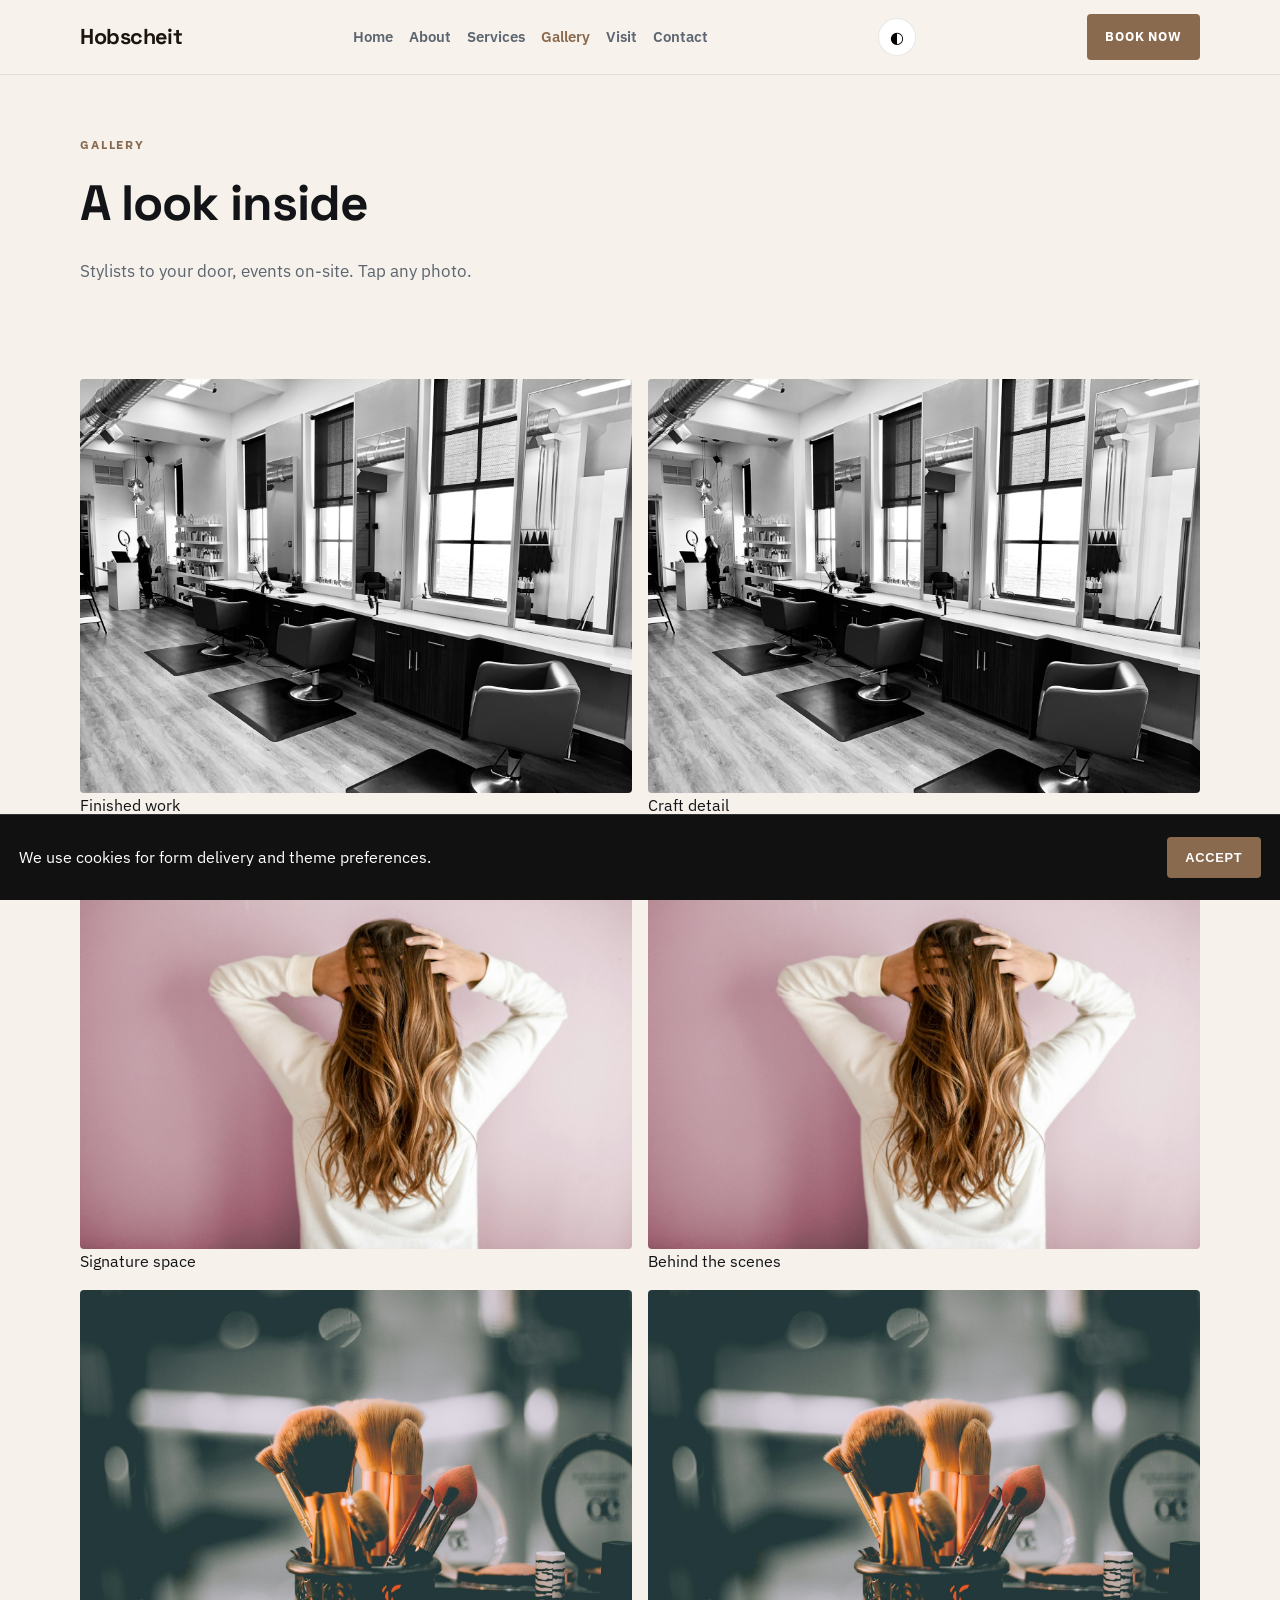
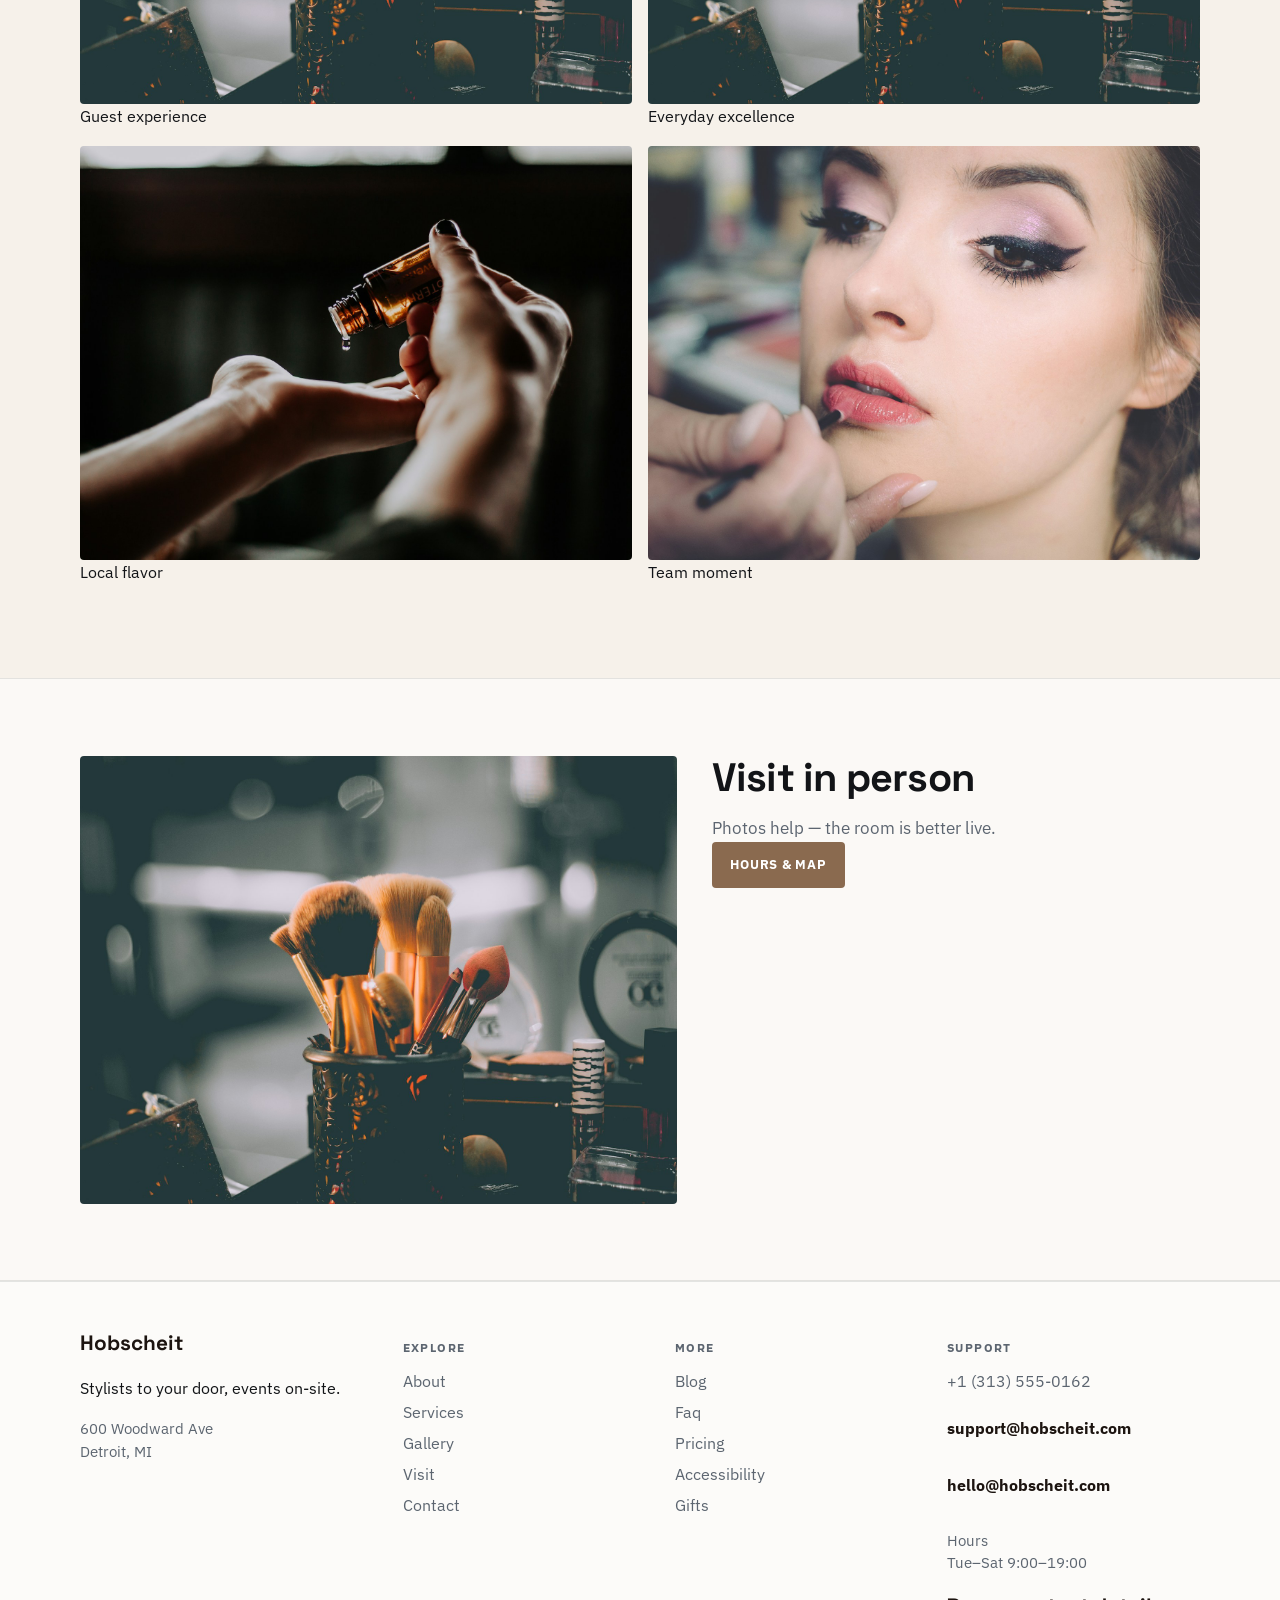
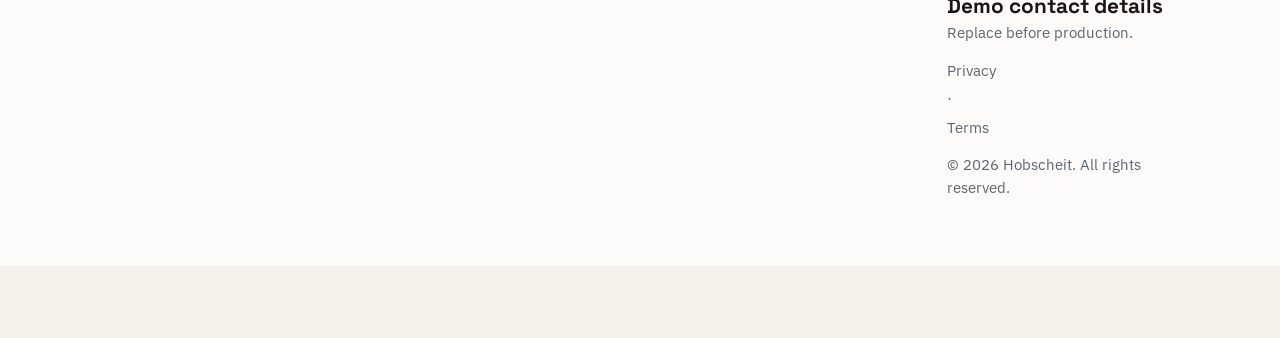
<file: gallery.html>
<!DOCTYPE html>
<html lang="en">
<head>
  <meta charset="UTF-8" />
  <meta name="viewport" content="width=device-width, initial-scale=1" />
  <title>Gallery | Hobscheit</title>
  <meta name="description" content="Photos from Hobscheit" />
  <meta property="og:title" content="Gallery | Hobscheit" />
  <meta property="og:description" content="Photos from Hobscheit" />
  <meta property="og:type" content="website" />
  <meta name="twitter:card" content="summary_large_image" />
  <meta name="twitter:title" content="Gallery | Hobscheit" />
  <meta name="twitter:description" content="Photos from Hobscheit" />
  <meta property="og:image" content="assets/img-1.jpg" />
  <meta name="twitter:image" content="assets/img-1.jpg" />
  <meta property="og:url" content="https://hobscheit.github.io" />
  <script type="application/ld+json">{"@context": "https://schema.org", "@type": "LocalBusiness", "name": "Hobscheit", "description": "Stylists to your door, events on-site.", "url": "https://hobscheit.github.io", "image": "assets/img-1.jpg"}</script>
<script type="application/ld+json">{"@context": "https://schema.org", "@type": "FAQPage", "mainEntity": [{"@type": "Question", "name": "Where are you?", "acceptedAnswer": {"@type": "Answer", "text": "600 Woodward Ave, Detroit, MI. See the map on Visit."}}, {"@type": "Question", "name": "How do I reach support?", "acceptedAnswer": {"@type": "Answer", "text": "Use the Contact form or email support@hobscheit.com. We reply during open hours."}}, {"@type": "Question", "name": "How do I book?", "acceptedAnswer": {"@type": "Answer", "text": "Send a message on Contact, email bookings@hobscheit.com, or call +1 (313) 555-0162."}}, {"@type": "Question", "name": "Are prices current?", "acceptedAnswer": {"@type": "Answer", "text": "Listed prices are current and may shift with seasons — we update this site when they do."}}, {"@type": "Question", "name": "Do you take groups?", "acceptedAnswer": {"@type": "Answer", "text": "Yes for many bookings — tell us the size and date and we'll confirm what Hobscheit can host."}}, {"@type": "Question", "name": "What should I bring?", "acceptedAnswer": {"@type": "Answer", "text": "Just yourself (and any notes on allergies, sizes, or preferences). We'll handle the rest."}}, {"@type": "Question", "name": "Do you take walk-ins at Hobscheit?", "acceptedAnswer": {"@type": "Answer", "text": "Yes when capacity allows — check Visit for peak hours."}}, {"@type": "Question", "name": "Do you host private events?", "acceptedAnswer": {"@type": "Answer", "text": "Contact us with date, headcount and services preferences."}}, {"@type": "Question", "name": "Where can I read updates?", "acceptedAnswer": {"@type": "Answer", "text": "Blog and Journal pages publish changes before social media."}}, {"@type": "Question", "name": "How do I join the team?", "acceptedAnswer": {"@type": "Answer", "text": "Open roles are listed on Careers — we reply to every application."}}, {"@type": "Question", "name": "Is the space accessible?", "acceptedAnswer": {"@type": "Answer", "text": "See our Accessibility page for entrance, seating and restroom notes."}}, {"@type": "Question", "name": "Do you offer gift cards?", "acceptedAnswer": {"@type": "Answer", "text": "Yes — see our Gift Cards page for digital and in-store options."}}, {"@type": "Question", "name": "Can I book for someone else?", "acceptedAnswer": {"@type": "Answer", "text": "Yes — include their name and preferences in the contact form."}}, {"@type": "Question", "name": "Is parking available?", "acceptedAnswer": {"@type": "Answer", "text": "See Locations for the branch closest to you in Detroit."}}]}</script>
<script type="application/ld+json">{"@context": "https://schema.org", "@type": "WebSite", "name": "Hobscheit", "url": "https://hobscheit.github.io", "description": "Stylists to your door, events on-site."}</script>
  <link rel="alternate" hreflang="en" href="index.html" />
  <link rel="alternate" hreflang="x-default" href="index.html" />
  <meta name="theme-color" content="#111111" />
  <link rel="preconnect" href="https://fonts.googleapis.com" />
  <link rel="preconnect" href="https://fonts.gstatic.com" crossorigin />
  <link href="https://fonts.googleapis.com/css2?family=IBM+Plex+Sans:wght@400;500;600;700&family=Space+Grotesk:wght@600;700&display=swap" rel="stylesheet" />
  <link rel="stylesheet" href="styles.css" />
  <link rel="icon" href="favicon.svg" type="image/svg+xml" />
</head>
<body>

  <header class="top">
    <div class="shell bar">
      <a class="logo" href="index.html">Hobscheit</a>
      <button class="nav-toggle" type="button" aria-label="Open menu" data-nav-toggle>
        <span></span><span></span><span></span>
      </button>
      <nav data-nav><a href="index.html">Home</a><a href="about.html">About</a><a href="offerings.html">Services</a><a href="gallery.html" class="on">Gallery</a><a href="visit.html">Visit</a><a href="contact.html">Contact</a></nav>
      <button type="button" class="theme-toggle" data-theme-toggle aria-label="Toggle dark mode">◐</button>
      <a class="cta" href="contact.html" data-open-book>Book now</a>
    </div>
  </header>  <main class="page">
    <section class="page-hero"><div class="shell">
      <p class="eyebrow">Gallery</p><h1>A look inside</h1><p class="lead">Stylists to your door, events on-site. Tap any photo.</p>
    </div></section>
    <section class="block"><div class="shell gallery-masonry" data-gallery-list="assets/img-3.jpg,assets/img-4.jpg,assets/img-5.jpg,assets/img-6.jpg,assets/img-7.jpg,assets/img-8.jpg,assets/img-9.jpg,assets/img-10.jpg"><figure><button type="button" class="gal-btn" data-gallery-open data-index="0"><img src="assets/img-3.jpg" alt="Finished work at Hobscheit" loading="lazy" /></button><figcaption>Finished work</figcaption></figure>
<figure><button type="button" class="gal-btn" data-gallery-open data-index="1"><img src="assets/img-4.jpg" alt="Signature space at Hobscheit" loading="lazy" /></button><figcaption>Signature space</figcaption></figure>
<figure><button type="button" class="gal-btn" data-gallery-open data-index="2"><img src="assets/img-5.jpg" alt="Guest experience at Hobscheit" loading="lazy" /></button><figcaption>Guest experience</figcaption></figure>
<figure><button type="button" class="gal-btn" data-gallery-open data-index="3"><img src="assets/img-6.jpg" alt="Local flavor at Hobscheit" loading="lazy" /></button><figcaption>Local flavor</figcaption></figure>
<figure><button type="button" class="gal-btn" data-gallery-open data-index="4"><img src="assets/img-7.jpg" alt="Craft detail at Hobscheit" loading="lazy" /></button><figcaption>Craft detail</figcaption></figure>
<figure><button type="button" class="gal-btn" data-gallery-open data-index="5"><img src="assets/img-8.jpg" alt="Behind the scenes at Hobscheit" loading="lazy" /></button><figcaption>Behind the scenes</figcaption></figure>
<figure><button type="button" class="gal-btn" data-gallery-open data-index="6"><img src="assets/img-9.jpg" alt="Everyday excellence at Hobscheit" loading="lazy" /></button><figcaption>Everyday excellence</figcaption></figure>
<figure><button type="button" class="gal-btn" data-gallery-open data-index="7"><img src="assets/img-10.jpg" alt="Team moment at Hobscheit" loading="lazy" /></button><figcaption>Team moment</figcaption></figure></div></section>
    <section class="block tint"><div class="shell split">
      <img class="solo" src="assets/img-9.jpg" alt="Hobscheit" />
      <div><h2>Visit in person</h2><p class="lead">Photos help — the room is better live.</p>
      <a class="btn solid" href="visit.html">Hours &amp; map</a></div>
    </div></section>
  </main>
  <footer class="foot">
    <div class="shell foot-grid">
      <div>
        <strong>Hobscheit</strong>
        <p>Stylists to your door, events on-site.</p>
        <p class="foot-meta">600 Woodward Ave<br/>Detroit, MI</p>
      </div>
      <div>
        <p class="fh">Explore</p>
        <a href="about.html">About</a><a href="offerings.html">Services</a><a href="gallery.html">Gallery</a><a href="visit.html">Visit</a><a href="contact.html">Contact</a>
      </div>
      <div>
        <p class="fh">More</p>
        <a href="blog.html">Blog</a><a href="faq.html">Faq</a><a href="pricing.html">Pricing</a><a href="accessibility.html">Accessibility</a><a href="gifts.html">Gifts</a>
      </div>
      <div>
        <p class="fh">Support</p>
        <a href="tel:+13135550162">+1 (313) 555-0162</a>
        <p class="mail-plain">support@hobscheit.com</p>
        <p class="mail-plain">hello@hobscheit.com</p>
        <p class="foot-meta">Hours<br/>Tue–Sat 9:00–19:00</p>
        <p class="foot-meta"><strong>Demo contact details</strong><br/>Replace before production.</p>
        <p class="foot-meta"><a href="privacy.html">Privacy</a> · <a href="terms.html">Terms</a></p>
        <p class="foot-meta">© 2026 Hobscheit. All rights reserved.</p>
      </div>
    </div>
  </footer>
  <div class="cookie-bar" data-cookie-bar hidden>
    <p>We use cookies for form delivery and theme preferences.</p>
    <button type="button" class="btn solid" data-cookie-accept>Accept</button>
  </div>
  <div class="mobile-cta">
    <a href="tel:+13135550162">Call</a>
    <button type="button" data-open-book>Book</button>
    <a href="visit.html">Map</a>
  </div>
  <div class="toast" data-toast hidden></div>

  <div class="modal" data-book-modal hidden>
    <div class="modal-card">
      <button class="modal-close" type="button" data-close-book aria-label="Close">×</button>
      <p class="eyebrow">Quick request</p>
      <h3>Contact Hobscheit</h3>
      <p class="lead">Send the essentials and we will reply by email.</p>
      <form class="contact-form compact" data-quick-book data-support="support@hobscheit.com">
        <label>Name<input name="name" required placeholder="Your name" /></label>
        <label>Email<input type="email" name="email" required placeholder="you@email.com" /></label>
        <label>Timing<input name="when" required placeholder="Preferred date or timeline" /></label>
        <label>Notes<textarea name="message" rows="3" placeholder="Project, product, service or other details…"></textarea></label>
        <button class="btn solid" type="submit">Book</button>
      </form>
    </div>
  </div>

  <div class="lightbox" data-lightbox hidden>
    <button class="modal-close" type="button" data-lightbox-close aria-label="Close">×</button>
    <img data-lightbox-img alt="" />
    <div class="lightbox-nav">
      <button type="button" data-lightbox-prev>‹</button>
      <button type="button" data-lightbox-next>›</button>
    </div>
  </div>
  <script src="site.js"></script>
</body></html>
</file>
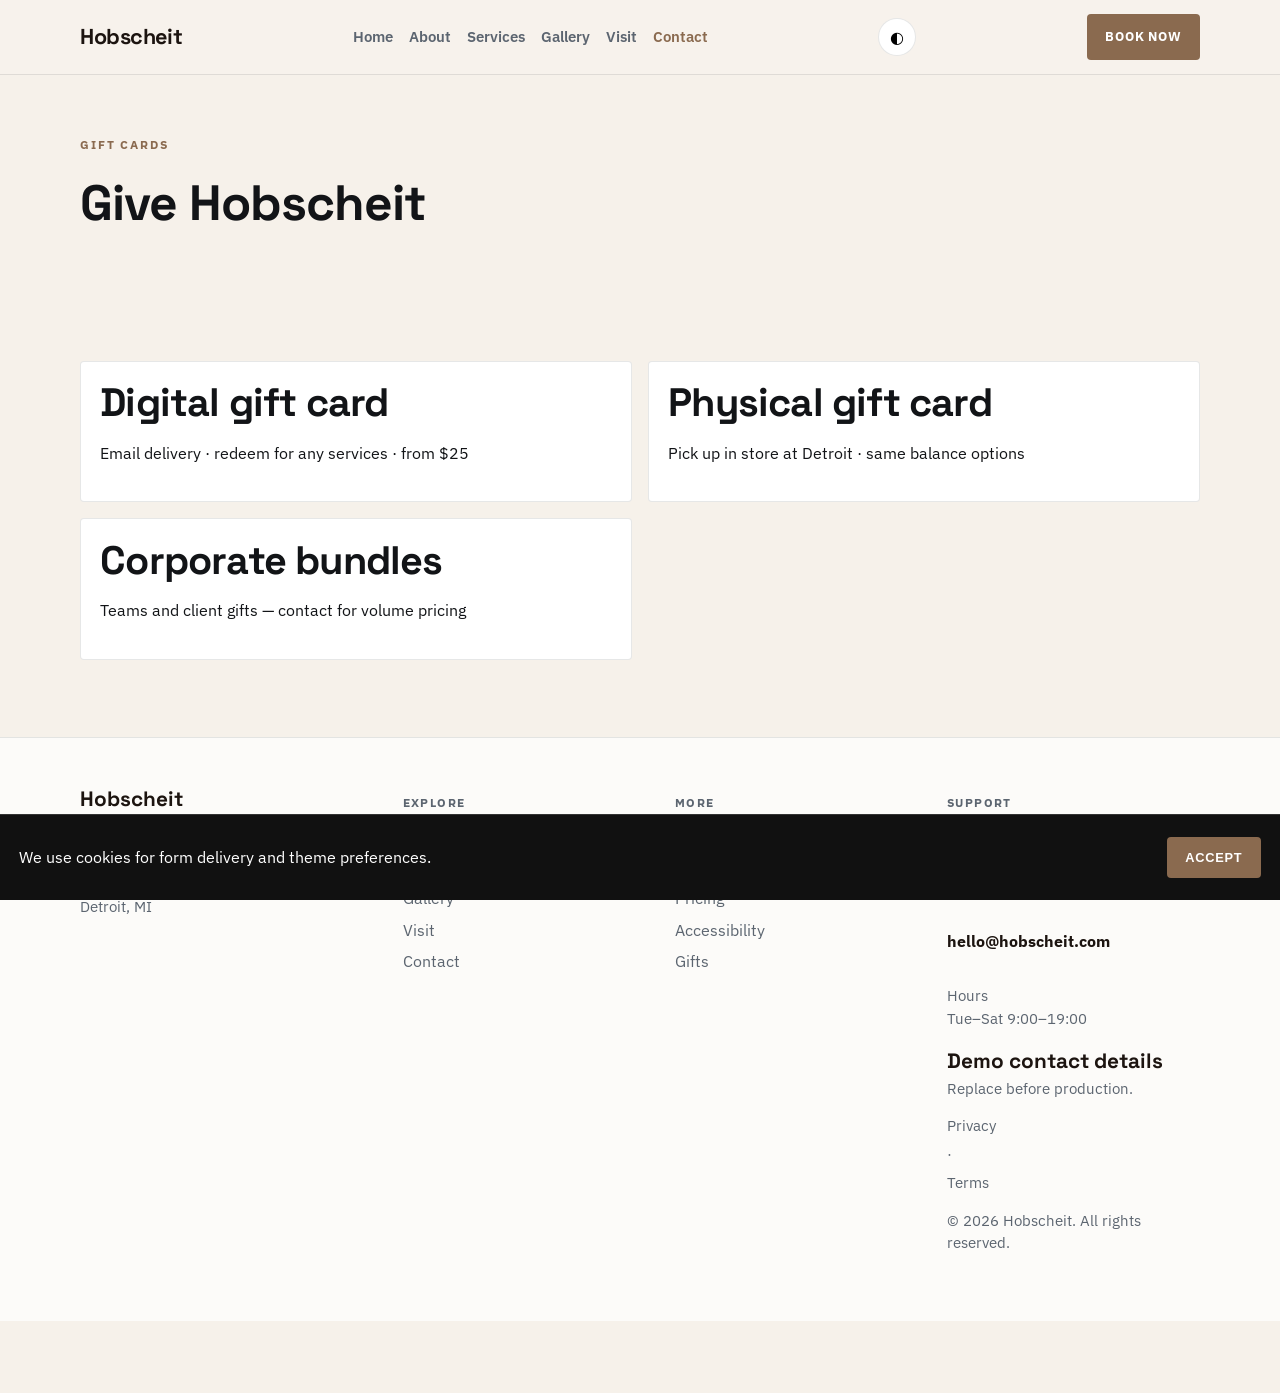
<file: gifts.html>
<!DOCTYPE html>
<html lang="en">
<head>
  <meta charset="UTF-8" />
  <meta name="viewport" content="width=device-width, initial-scale=1" />
  <title>Gift cards | Hobscheit</title>
  <meta name="description" content="Gift cards and vouchers" />
  <meta property="og:title" content="Gift cards | Hobscheit" />
  <meta property="og:description" content="Gift cards and vouchers" />
  <meta property="og:type" content="website" />
  <meta name="twitter:card" content="summary_large_image" />
  <meta name="twitter:title" content="Gift cards | Hobscheit" />
  <meta name="twitter:description" content="Gift cards and vouchers" />
  <meta property="og:image" content="assets/img-1.jpg" />
  <meta name="twitter:image" content="assets/img-1.jpg" />
  <meta property="og:url" content="https://hobscheit.github.io" />
  <script type="application/ld+json">{"@context": "https://schema.org", "@type": "LocalBusiness", "name": "Hobscheit", "description": "Stylists to your door, events on-site.", "url": "https://hobscheit.github.io", "image": "assets/img-1.jpg"}</script>
<script type="application/ld+json">{"@context": "https://schema.org", "@type": "FAQPage", "mainEntity": [{"@type": "Question", "name": "Where are you?", "acceptedAnswer": {"@type": "Answer", "text": "600 Woodward Ave, Detroit, MI. See the map on Visit."}}, {"@type": "Question", "name": "How do I reach support?", "acceptedAnswer": {"@type": "Answer", "text": "Use the Contact form or email support@hobscheit.com. We reply during open hours."}}, {"@type": "Question", "name": "How do I book?", "acceptedAnswer": {"@type": "Answer", "text": "Send a message on Contact, email bookings@hobscheit.com, or call +1 (313) 555-0162."}}, {"@type": "Question", "name": "Are prices current?", "acceptedAnswer": {"@type": "Answer", "text": "Listed prices are current and may shift with seasons — we update this site when they do."}}, {"@type": "Question", "name": "Do you take groups?", "acceptedAnswer": {"@type": "Answer", "text": "Yes for many bookings — tell us the size and date and we'll confirm what Hobscheit can host."}}, {"@type": "Question", "name": "What should I bring?", "acceptedAnswer": {"@type": "Answer", "text": "Just yourself (and any notes on allergies, sizes, or preferences). We'll handle the rest."}}, {"@type": "Question", "name": "Do you take walk-ins at Hobscheit?", "acceptedAnswer": {"@type": "Answer", "text": "Yes when capacity allows — check Visit for peak hours."}}, {"@type": "Question", "name": "Do you host private events?", "acceptedAnswer": {"@type": "Answer", "text": "Contact us with date, headcount and services preferences."}}, {"@type": "Question", "name": "Where can I read updates?", "acceptedAnswer": {"@type": "Answer", "text": "Blog and Journal pages publish changes before social media."}}, {"@type": "Question", "name": "How do I join the team?", "acceptedAnswer": {"@type": "Answer", "text": "Open roles are listed on Careers — we reply to every application."}}, {"@type": "Question", "name": "Is the space accessible?", "acceptedAnswer": {"@type": "Answer", "text": "See our Accessibility page for entrance, seating and restroom notes."}}, {"@type": "Question", "name": "Do you offer gift cards?", "acceptedAnswer": {"@type": "Answer", "text": "Yes — see our Gift Cards page for digital and in-store options."}}, {"@type": "Question", "name": "Can I book for someone else?", "acceptedAnswer": {"@type": "Answer", "text": "Yes — include their name and preferences in the contact form."}}, {"@type": "Question", "name": "Is parking available?", "acceptedAnswer": {"@type": "Answer", "text": "See Locations for the branch closest to you in Detroit."}}]}</script>
<script type="application/ld+json">{"@context": "https://schema.org", "@type": "WebSite", "name": "Hobscheit", "url": "https://hobscheit.github.io", "description": "Stylists to your door, events on-site."}</script>
  <link rel="alternate" hreflang="en" href="index.html" />
  <link rel="alternate" hreflang="x-default" href="index.html" />
  <meta name="theme-color" content="#111111" />
  <link rel="preconnect" href="https://fonts.googleapis.com" />
  <link rel="preconnect" href="https://fonts.gstatic.com" crossorigin />
  <link href="https://fonts.googleapis.com/css2?family=IBM+Plex+Sans:wght@400;500;600;700&family=Space+Grotesk:wght@600;700&display=swap" rel="stylesheet" />
  <link rel="stylesheet" href="styles.css" />
  <link rel="icon" href="favicon.svg" type="image/svg+xml" />
</head>
<body>

  <header class="top">
    <div class="shell bar">
      <a class="logo" href="index.html">Hobscheit</a>
      <button class="nav-toggle" type="button" aria-label="Open menu" data-nav-toggle>
        <span></span><span></span><span></span>
      </button>
      <nav data-nav><a href="index.html">Home</a><a href="about.html">About</a><a href="offerings.html">Services</a><a href="gallery.html">Gallery</a><a href="visit.html">Visit</a><a href="contact.html" class="on">Contact</a></nav>
      <button type="button" class="theme-toggle" data-theme-toggle aria-label="Toggle dark mode">◐</button>
      <a class="cta" href="contact.html" data-open-book>Book now</a>
    </div>
  </header>  <main class="page">
    <section class="page-hero"><div class="shell">
      <p class="eyebrow">Gift cards</p>
      <h1>Give Hobscheit</h1>
    </div></section>
    <section class="block"><div class="shell value-grid"><article class='price-tier reveal'><h2>Digital gift card</h2><p>Email delivery · redeem for any services · from $25</p></article><article class='price-tier reveal'><h2>Physical gift card</h2><p>Pick up in store at Detroit · same balance options</p></article><article class='price-tier reveal'><h2>Corporate bundles</h2><p>Teams and client gifts — contact for volume pricing</p></article></div></section>
  </main>
  <footer class="foot">
    <div class="shell foot-grid">
      <div>
        <strong>Hobscheit</strong>
        <p>Stylists to your door, events on-site.</p>
        <p class="foot-meta">600 Woodward Ave<br/>Detroit, MI</p>
      </div>
      <div>
        <p class="fh">Explore</p>
        <a href="about.html">About</a><a href="offerings.html">Services</a><a href="gallery.html">Gallery</a><a href="visit.html">Visit</a><a href="contact.html">Contact</a>
      </div>
      <div>
        <p class="fh">More</p>
        <a href="blog.html">Blog</a><a href="faq.html">Faq</a><a href="pricing.html">Pricing</a><a href="accessibility.html">Accessibility</a><a href="gifts.html">Gifts</a>
      </div>
      <div>
        <p class="fh">Support</p>
        <a href="tel:+13135550162">+1 (313) 555-0162</a>
        <p class="mail-plain">support@hobscheit.com</p>
        <p class="mail-plain">hello@hobscheit.com</p>
        <p class="foot-meta">Hours<br/>Tue–Sat 9:00–19:00</p>
        <p class="foot-meta"><strong>Demo contact details</strong><br/>Replace before production.</p>
        <p class="foot-meta"><a href="privacy.html">Privacy</a> · <a href="terms.html">Terms</a></p>
        <p class="foot-meta">© 2026 Hobscheit. All rights reserved.</p>
      </div>
    </div>
  </footer>
  <div class="cookie-bar" data-cookie-bar hidden>
    <p>We use cookies for form delivery and theme preferences.</p>
    <button type="button" class="btn solid" data-cookie-accept>Accept</button>
  </div>
  <div class="mobile-cta">
    <a href="tel:+13135550162">Call</a>
    <button type="button" data-open-book>Book</button>
    <a href="visit.html">Map</a>
  </div>
  <div class="toast" data-toast hidden></div>

  <div class="modal" data-book-modal hidden>
    <div class="modal-card">
      <button class="modal-close" type="button" data-close-book aria-label="Close">×</button>
      <p class="eyebrow">Quick request</p>
      <h3>Contact Hobscheit</h3>
      <p class="lead">Send the essentials and we will reply by email.</p>
      <form class="contact-form compact" data-quick-book data-support="support@hobscheit.com">
        <label>Name<input name="name" required placeholder="Your name" /></label>
        <label>Email<input type="email" name="email" required placeholder="you@email.com" /></label>
        <label>Timing<input name="when" required placeholder="Preferred date or timeline" /></label>
        <label>Notes<textarea name="message" rows="3" placeholder="Project, product, service or other details…"></textarea></label>
        <button class="btn solid" type="submit">Book</button>
      </form>
    </div>
  </div>

  <div class="lightbox" data-lightbox hidden>
    <button class="modal-close" type="button" data-lightbox-close aria-label="Close">×</button>
    <img data-lightbox-img alt="" />
    <div class="lightbox-nav">
      <button type="button" data-lightbox-prev>‹</button>
      <button type="button" data-lightbox-next>›</button>
    </div>
  </div>
  <script src="site.js"></script>
</body></html>
</file>
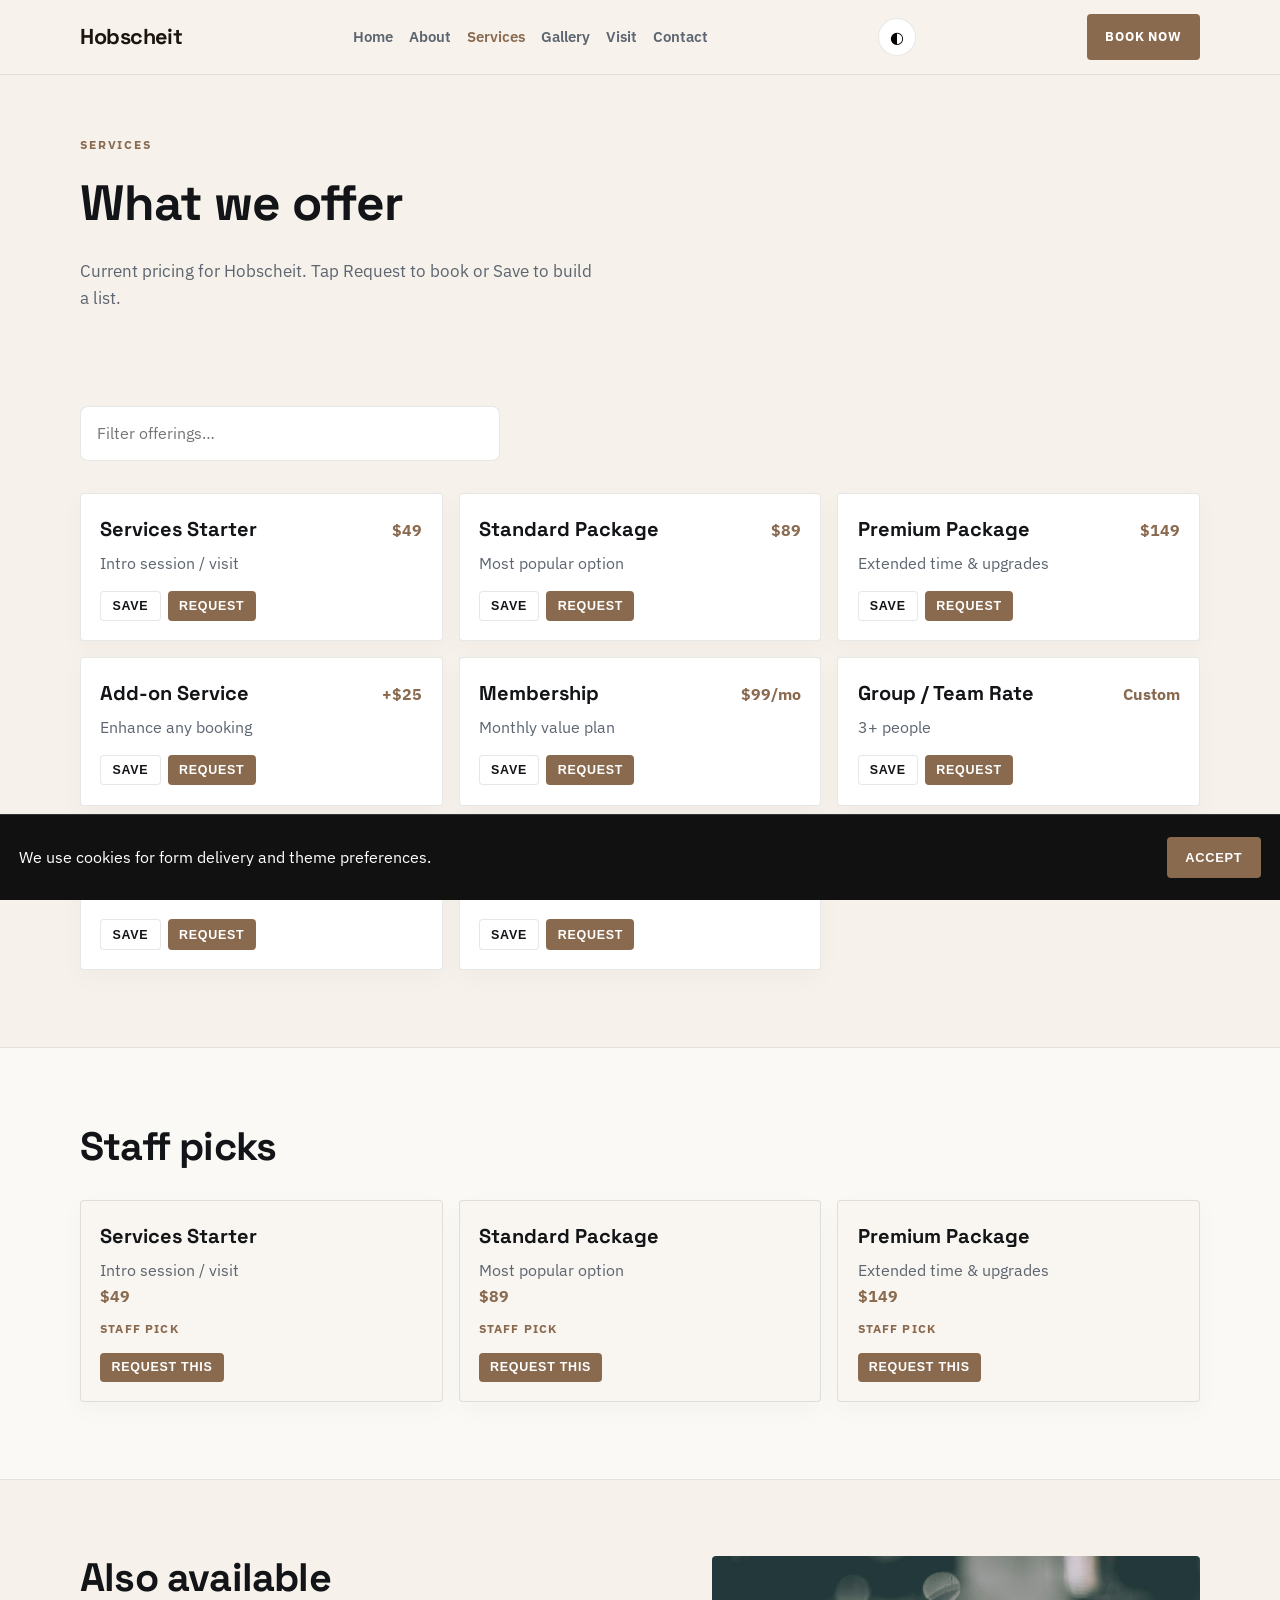
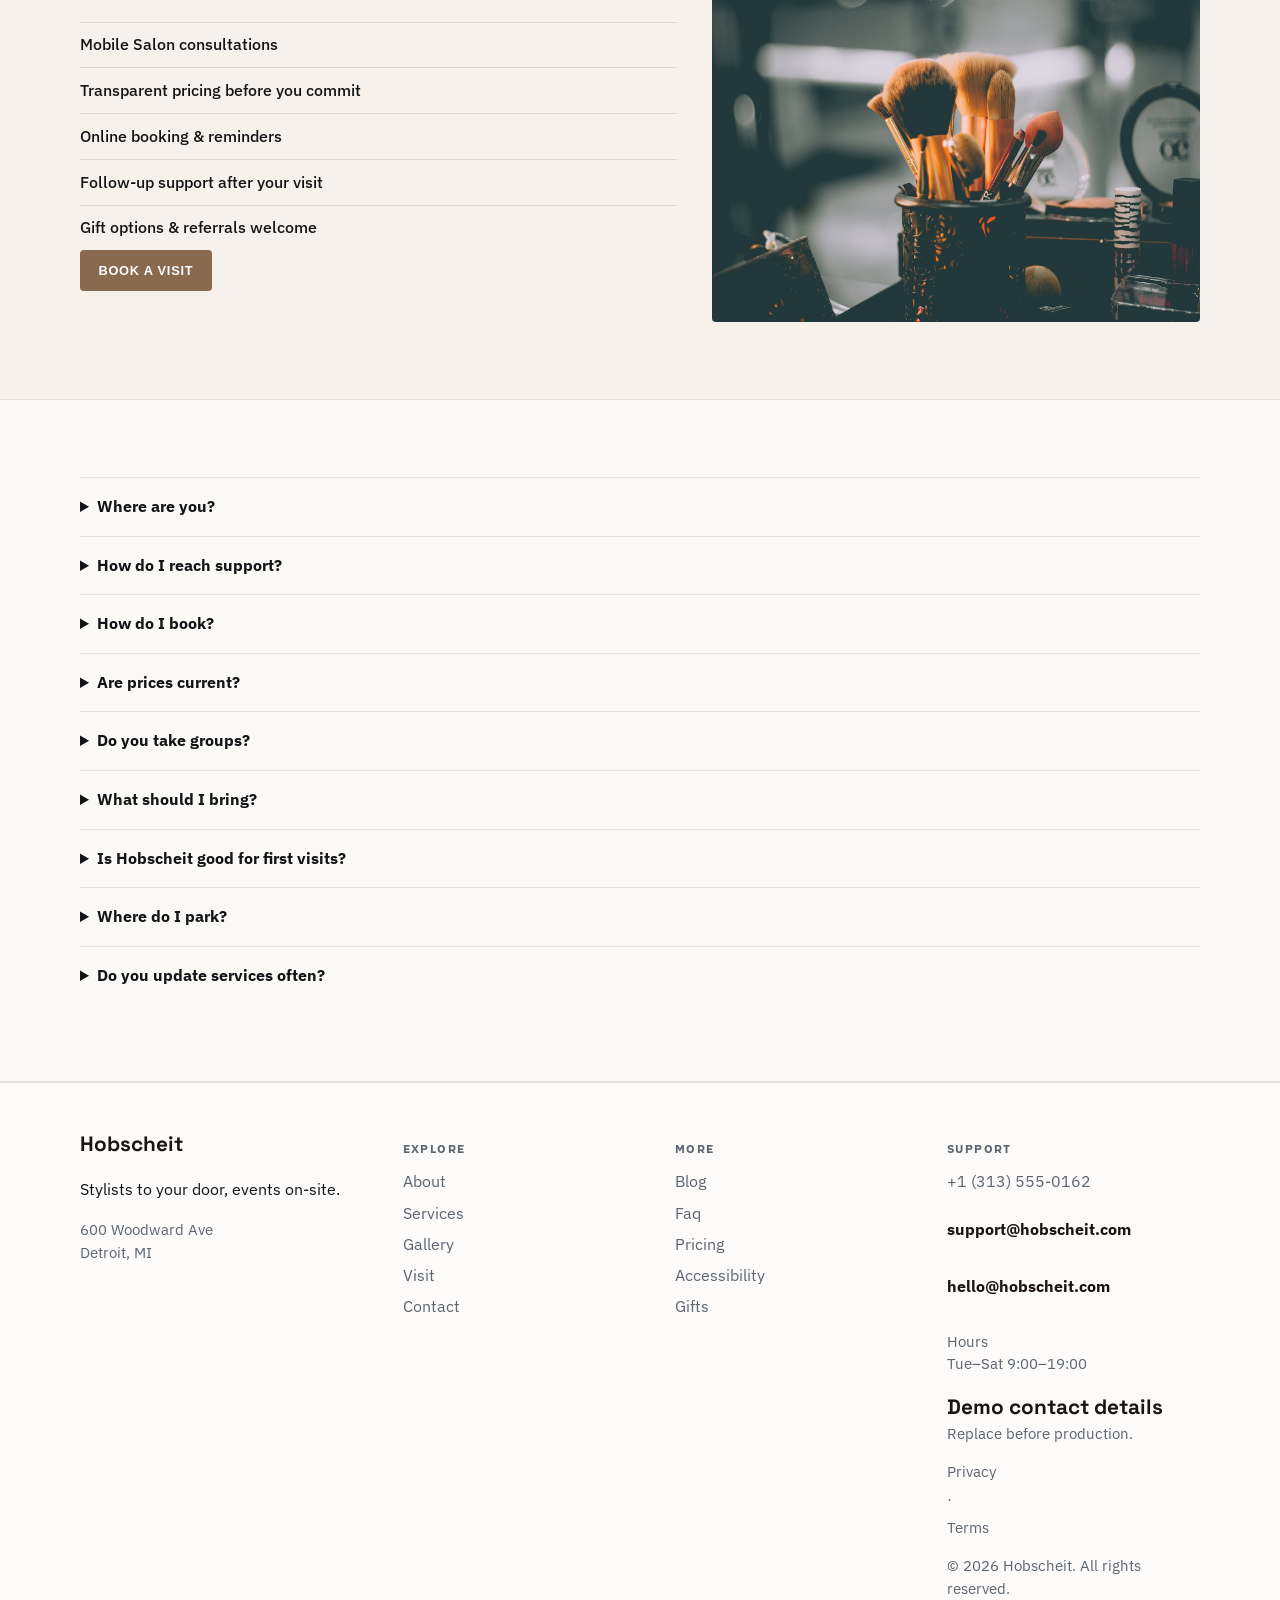
<file: offerings.html>
<!DOCTYPE html>
<html lang="en">
<head>
  <meta charset="UTF-8" />
  <meta name="viewport" content="width=device-width, initial-scale=1" />
  <title>Services | Hobscheit</title>
  <meta name="description" content="Services — Hobscheit" />
  <meta property="og:title" content="Services | Hobscheit" />
  <meta property="og:description" content="Services — Hobscheit" />
  <meta property="og:type" content="website" />
  <meta name="twitter:card" content="summary_large_image" />
  <meta name="twitter:title" content="Services | Hobscheit" />
  <meta name="twitter:description" content="Services — Hobscheit" />
  <meta property="og:image" content="assets/img-1.jpg" />
  <meta name="twitter:image" content="assets/img-1.jpg" />
  <meta property="og:url" content="https://hobscheit.github.io" />
  <script type="application/ld+json">{"@context": "https://schema.org", "@type": "LocalBusiness", "name": "Hobscheit", "description": "Stylists to your door, events on-site.", "url": "https://hobscheit.github.io", "image": "assets/img-1.jpg"}</script>
<script type="application/ld+json">{"@context": "https://schema.org", "@type": "FAQPage", "mainEntity": [{"@type": "Question", "name": "Where are you?", "acceptedAnswer": {"@type": "Answer", "text": "600 Woodward Ave, Detroit, MI. See the map on Visit."}}, {"@type": "Question", "name": "How do I reach support?", "acceptedAnswer": {"@type": "Answer", "text": "Use the Contact form or email support@hobscheit.com. We reply during open hours."}}, {"@type": "Question", "name": "How do I book?", "acceptedAnswer": {"@type": "Answer", "text": "Send a message on Contact, email bookings@hobscheit.com, or call +1 (313) 555-0162."}}, {"@type": "Question", "name": "Are prices current?", "acceptedAnswer": {"@type": "Answer", "text": "Listed prices are current and may shift with seasons — we update this site when they do."}}, {"@type": "Question", "name": "Do you take groups?", "acceptedAnswer": {"@type": "Answer", "text": "Yes for many bookings — tell us the size and date and we'll confirm what Hobscheit can host."}}, {"@type": "Question", "name": "What should I bring?", "acceptedAnswer": {"@type": "Answer", "text": "Just yourself (and any notes on allergies, sizes, or preferences). We'll handle the rest."}}, {"@type": "Question", "name": "Do you take walk-ins at Hobscheit?", "acceptedAnswer": {"@type": "Answer", "text": "Yes when capacity allows — check Visit for peak hours."}}, {"@type": "Question", "name": "Do you host private events?", "acceptedAnswer": {"@type": "Answer", "text": "Contact us with date, headcount and services preferences."}}, {"@type": "Question", "name": "Where can I read updates?", "acceptedAnswer": {"@type": "Answer", "text": "Blog and Journal pages publish changes before social media."}}, {"@type": "Question", "name": "How do I join the team?", "acceptedAnswer": {"@type": "Answer", "text": "Open roles are listed on Careers — we reply to every application."}}, {"@type": "Question", "name": "Is the space accessible?", "acceptedAnswer": {"@type": "Answer", "text": "See our Accessibility page for entrance, seating and restroom notes."}}, {"@type": "Question", "name": "Do you offer gift cards?", "acceptedAnswer": {"@type": "Answer", "text": "Yes — see our Gift Cards page for digital and in-store options."}}, {"@type": "Question", "name": "Can I book for someone else?", "acceptedAnswer": {"@type": "Answer", "text": "Yes — include their name and preferences in the contact form."}}, {"@type": "Question", "name": "Is parking available?", "acceptedAnswer": {"@type": "Answer", "text": "See Locations for the branch closest to you in Detroit."}}]}</script>
<script type="application/ld+json">{"@context": "https://schema.org", "@type": "WebSite", "name": "Hobscheit", "url": "https://hobscheit.github.io", "description": "Stylists to your door, events on-site."}</script>
  <link rel="alternate" hreflang="en" href="index.html" />
  <link rel="alternate" hreflang="x-default" href="index.html" />
  <meta name="theme-color" content="#111111" />
  <link rel="preconnect" href="https://fonts.googleapis.com" />
  <link rel="preconnect" href="https://fonts.gstatic.com" crossorigin />
  <link href="https://fonts.googleapis.com/css2?family=IBM+Plex+Sans:wght@400;500;600;700&family=Space+Grotesk:wght@600;700&display=swap" rel="stylesheet" />
  <link rel="stylesheet" href="styles.css" />
  <link rel="icon" href="favicon.svg" type="image/svg+xml" />
</head>
<body>

  <header class="top">
    <div class="shell bar">
      <a class="logo" href="index.html">Hobscheit</a>
      <button class="nav-toggle" type="button" aria-label="Open menu" data-nav-toggle>
        <span></span><span></span><span></span>
      </button>
      <nav data-nav><a href="index.html">Home</a><a href="about.html">About</a><a href="offerings.html" class="on">Services</a><a href="gallery.html">Gallery</a><a href="visit.html">Visit</a><a href="contact.html">Contact</a></nav>
      <button type="button" class="theme-toggle" data-theme-toggle aria-label="Toggle dark mode">◐</button>
      <a class="cta" href="contact.html" data-open-book>Book now</a>
    </div>
  </header>  <main class="page">
    <section class="page-hero"><div class="shell">
      <p class="eyebrow">Services</p>
      <h1>What we offer</h1>
      <p class="lead">Current pricing for Hobscheit. Tap Request to book or Save to build a list.</p>
      <div class="saved-tray" data-saved-tray hidden><strong>Your list</strong><ul data-saved-list></ul>
      <button type="button" class="btn solid mini" data-open-book data-pref-from-list>Request saved</button>
      <button type="button" class="btn quiet mini" data-clear-saved>Clear</button></div>
    </div></section>
    <section class="block"><div class="shell"><div class="offer-tools"><input data-filter-offer type="search" placeholder="Filter offerings…" /></div>
    <div class="menu-grid"><article class="item" data-item="Services Starter">
          <div class="item-top"><h3>Services Starter</h3><span class="price">$49</span></div>
          <p>Intro session / visit</p>
          <div class="item-actions">
            <button type="button" class="btn quiet mini" data-save-item data-name="Services Starter">Save</button>
            <button type="button" class="btn solid mini" data-open-book data-pref="Services Starter">Request</button>
          </div>
        </article>
<article class="item" data-item="Standard Package">
          <div class="item-top"><h3>Standard Package</h3><span class="price">$89</span></div>
          <p>Most popular option</p>
          <div class="item-actions">
            <button type="button" class="btn quiet mini" data-save-item data-name="Standard Package">Save</button>
            <button type="button" class="btn solid mini" data-open-book data-pref="Standard Package">Request</button>
          </div>
        </article>
<article class="item" data-item="Premium Package">
          <div class="item-top"><h3>Premium Package</h3><span class="price">$149</span></div>
          <p>Extended time &amp; upgrades</p>
          <div class="item-actions">
            <button type="button" class="btn quiet mini" data-save-item data-name="Premium Package">Save</button>
            <button type="button" class="btn solid mini" data-open-book data-pref="Premium Package">Request</button>
          </div>
        </article>
<article class="item" data-item="Add-on Service">
          <div class="item-top"><h3>Add-on Service</h3><span class="price">+$25</span></div>
          <p>Enhance any booking</p>
          <div class="item-actions">
            <button type="button" class="btn quiet mini" data-save-item data-name="Add-on Service">Save</button>
            <button type="button" class="btn solid mini" data-open-book data-pref="Add-on Service">Request</button>
          </div>
        </article>
<article class="item" data-item="Membership">
          <div class="item-top"><h3>Membership</h3><span class="price">$99/mo</span></div>
          <p>Monthly value plan</p>
          <div class="item-actions">
            <button type="button" class="btn quiet mini" data-save-item data-name="Membership">Save</button>
            <button type="button" class="btn solid mini" data-open-book data-pref="Membership">Request</button>
          </div>
        </article>
<article class="item" data-item="Group / Team Rate">
          <div class="item-top"><h3>Group / Team Rate</h3><span class="price">Custom</span></div>
          <p>3+ people</p>
          <div class="item-actions">
            <button type="button" class="btn quiet mini" data-save-item data-name="Group / Team Rate">Save</button>
            <button type="button" class="btn solid mini" data-open-book data-pref="Group / Team Rate">Request</button>
          </div>
        </article>
<article class="item" data-item="Consultation">
          <div class="item-top"><h3>Consultation</h3><span class="price">Free</span></div>
          <p>First visit assessment</p>
          <div class="item-actions">
            <button type="button" class="btn quiet mini" data-save-item data-name="Consultation">Save</button>
            <button type="button" class="btn solid mini" data-open-book data-pref="Consultation">Request</button>
          </div>
        </article>
<article class="item" data-item="Gift Certificate">
          <div class="item-top"><h3>Gift Certificate</h3><span class="price">$75</span></div>
          <p>Share the experience</p>
          <div class="item-actions">
            <button type="button" class="btn quiet mini" data-save-item data-name="Gift Certificate">Save</button>
            <button type="button" class="btn solid mini" data-open-book data-pref="Gift Certificate">Request</button>
          </div>
        </article></div></div></section>
    <section class="block tint"><div class="shell"><h2>Staff picks</h2><div class="menu-grid"><article class="item soft" data-item="Services Starter">
          <h3>Services Starter</h3><p>Intro session / visit</p><span class="price">$49</span><p class="tag">Staff pick</p>
          <div class="item-actions">
            <button type="button" class="btn solid mini" data-open-book data-pref="Services Starter">Request this</button>
          </div>
        </article>
<article class="item soft" data-item="Standard Package">
          <h3>Standard Package</h3><p>Most popular option</p><span class="price">$89</span><p class="tag">Staff pick</p>
          <div class="item-actions">
            <button type="button" class="btn solid mini" data-open-book data-pref="Standard Package">Request this</button>
          </div>
        </article>
<article class="item soft" data-item="Premium Package">
          <h3>Premium Package</h3><p>Extended time &amp; upgrades</p><span class="price">$149</span><p class="tag">Staff pick</p>
          <div class="item-actions">
            <button type="button" class="btn solid mini" data-open-book data-pref="Premium Package">Request this</button>
          </div>
        </article></div></div></section>
    <section class="block"><div class="shell split"><div><h2>Also available</h2><ul class="checks"><li>Mobile Salon consultations</li>
<li>Transparent pricing before you commit</li>
<li>Online booking & reminders</li>
<li>Follow-up support after your visit</li>
<li>Gift options & referrals welcome</li></ul>
    <button type="button" class="btn solid" data-open-book>Book a visit</button></div>
    <img class="solo" src="assets/img-5.jpg" alt="offerings" /></div></section>
    <section class="block tint"><div class="shell"><div class="faq"><details><summary>Where are you?</summary><p>600 Woodward Ave, Detroit, MI. See the map on Visit.</p></details>
<details><summary>How do I reach support?</summary><p>Use the Contact form or email support@hobscheit.com. We reply during open hours.</p></details>
<details><summary>How do I book?</summary><p>Send a message on Contact, email bookings@hobscheit.com, or call +1 (313) 555-0162.</p></details>
<details><summary>Are prices current?</summary><p>Listed prices are current and may shift with seasons — we update this site when they do.</p></details>
<details><summary>Do you take groups?</summary><p>Yes for many bookings — tell us the size and date and we'll confirm what Hobscheit can host.</p></details>
<details><summary>What should I bring?</summary><p>Just yourself (and any notes on allergies, sizes, or preferences). We'll handle the rest.</p></details>
<details><summary>Is Hobscheit good for first visits?</summary><p>Absolutely — tell us it's your first time and we'll recommend a starting point.</p></details>
<details><summary>Where do I park?</summary><p>See the Visit page for address and map links around Detroit.</p></details>
<details><summary>Do you update services often?</summary><p>Yes — seasonal shifts are posted here first.</p></details></div></div></section>
  </main>
  <footer class="foot">
    <div class="shell foot-grid">
      <div>
        <strong>Hobscheit</strong>
        <p>Stylists to your door, events on-site.</p>
        <p class="foot-meta">600 Woodward Ave<br/>Detroit, MI</p>
      </div>
      <div>
        <p class="fh">Explore</p>
        <a href="about.html">About</a><a href="offerings.html">Services</a><a href="gallery.html">Gallery</a><a href="visit.html">Visit</a><a href="contact.html">Contact</a>
      </div>
      <div>
        <p class="fh">More</p>
        <a href="blog.html">Blog</a><a href="faq.html">Faq</a><a href="pricing.html">Pricing</a><a href="accessibility.html">Accessibility</a><a href="gifts.html">Gifts</a>
      </div>
      <div>
        <p class="fh">Support</p>
        <a href="tel:+13135550162">+1 (313) 555-0162</a>
        <p class="mail-plain">support@hobscheit.com</p>
        <p class="mail-plain">hello@hobscheit.com</p>
        <p class="foot-meta">Hours<br/>Tue–Sat 9:00–19:00</p>
        <p class="foot-meta"><strong>Demo contact details</strong><br/>Replace before production.</p>
        <p class="foot-meta"><a href="privacy.html">Privacy</a> · <a href="terms.html">Terms</a></p>
        <p class="foot-meta">© 2026 Hobscheit. All rights reserved.</p>
      </div>
    </div>
  </footer>
  <div class="cookie-bar" data-cookie-bar hidden>
    <p>We use cookies for form delivery and theme preferences.</p>
    <button type="button" class="btn solid" data-cookie-accept>Accept</button>
  </div>
  <div class="mobile-cta">
    <a href="tel:+13135550162">Call</a>
    <button type="button" data-open-book>Book</button>
    <a href="visit.html">Map</a>
  </div>
  <div class="toast" data-toast hidden></div>

  <div class="modal" data-book-modal hidden>
    <div class="modal-card">
      <button class="modal-close" type="button" data-close-book aria-label="Close">×</button>
      <p class="eyebrow">Quick request</p>
      <h3>Contact Hobscheit</h3>
      <p class="lead">Send the essentials and we will reply by email.</p>
      <form class="contact-form compact" data-quick-book data-support="support@hobscheit.com">
        <label>Name<input name="name" required placeholder="Your name" /></label>
        <label>Email<input type="email" name="email" required placeholder="you@email.com" /></label>
        <label>Timing<input name="when" required placeholder="Preferred date or timeline" /></label>
        <label>Notes<textarea name="message" rows="3" placeholder="Project, product, service or other details…"></textarea></label>
        <button class="btn solid" type="submit">Book</button>
      </form>
    </div>
  </div>

  <div class="lightbox" data-lightbox hidden>
    <button class="modal-close" type="button" data-lightbox-close aria-label="Close">×</button>
    <img data-lightbox-img alt="" />
    <div class="lightbox-nav">
      <button type="button" data-lightbox-prev>‹</button>
      <button type="button" data-lightbox-next>›</button>
    </div>
  </div>
  <script src="site.js"></script>
</body></html>
</file>
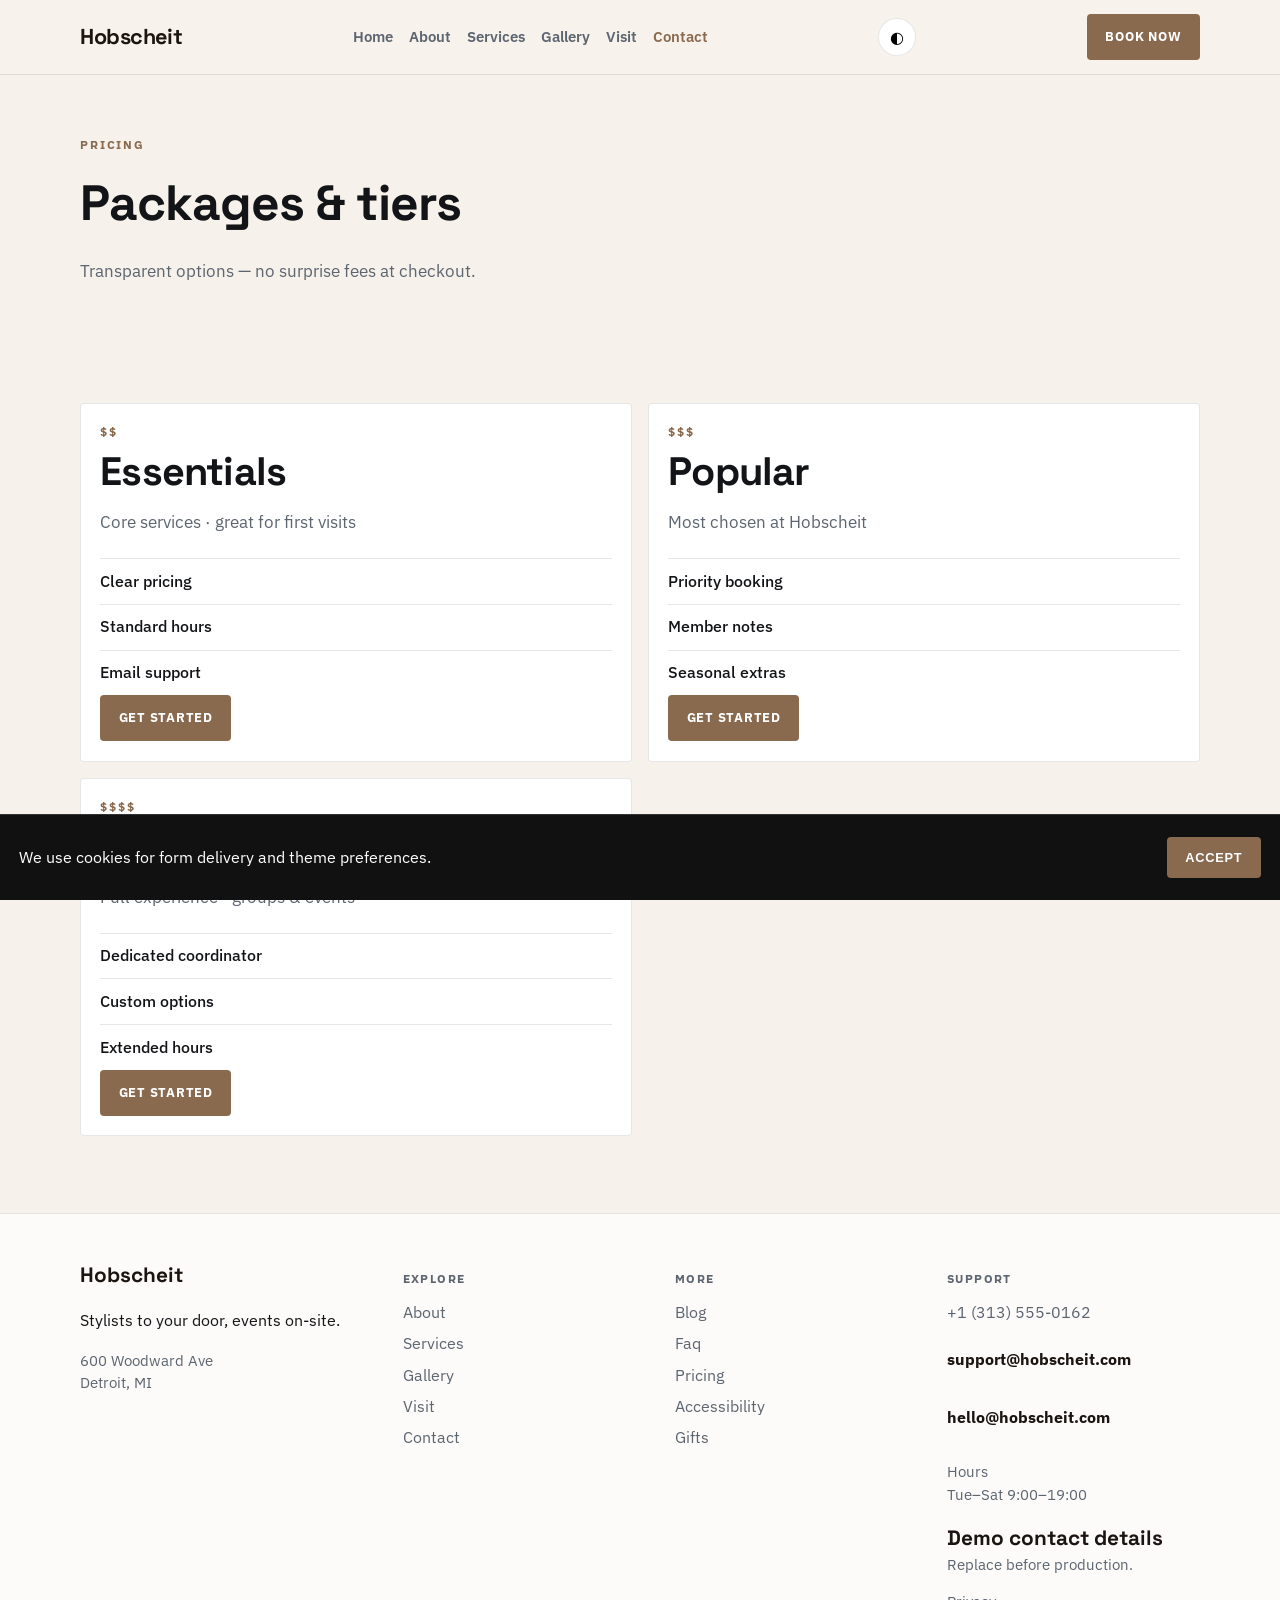
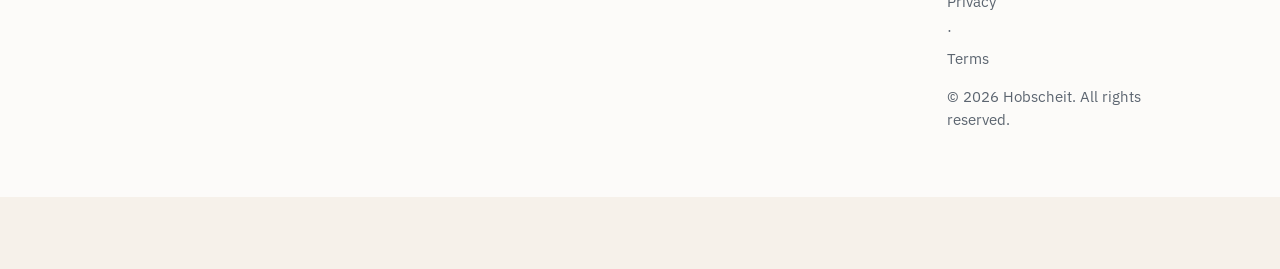
<file: pricing.html>
<!DOCTYPE html>
<html lang="en">
<head>
  <meta charset="UTF-8" />
  <meta name="viewport" content="width=device-width, initial-scale=1" />
  <title>Pricing | Hobscheit</title>
  <meta name="description" content="Packages and pricing" />
  <meta property="og:title" content="Pricing | Hobscheit" />
  <meta property="og:description" content="Packages and pricing" />
  <meta property="og:type" content="website" />
  <meta name="twitter:card" content="summary_large_image" />
  <meta name="twitter:title" content="Pricing | Hobscheit" />
  <meta name="twitter:description" content="Packages and pricing" />
  <meta property="og:image" content="assets/img-1.jpg" />
  <meta name="twitter:image" content="assets/img-1.jpg" />
  <meta property="og:url" content="https://hobscheit.github.io" />
  <script type="application/ld+json">{"@context": "https://schema.org", "@type": "LocalBusiness", "name": "Hobscheit", "description": "Stylists to your door, events on-site.", "url": "https://hobscheit.github.io", "image": "assets/img-1.jpg"}</script>
<script type="application/ld+json">{"@context": "https://schema.org", "@type": "FAQPage", "mainEntity": [{"@type": "Question", "name": "Where are you?", "acceptedAnswer": {"@type": "Answer", "text": "600 Woodward Ave, Detroit, MI. See the map on Visit."}}, {"@type": "Question", "name": "How do I reach support?", "acceptedAnswer": {"@type": "Answer", "text": "Use the Contact form or email support@hobscheit.com. We reply during open hours."}}, {"@type": "Question", "name": "How do I book?", "acceptedAnswer": {"@type": "Answer", "text": "Send a message on Contact, email bookings@hobscheit.com, or call +1 (313) 555-0162."}}, {"@type": "Question", "name": "Are prices current?", "acceptedAnswer": {"@type": "Answer", "text": "Listed prices are current and may shift with seasons — we update this site when they do."}}, {"@type": "Question", "name": "Do you take groups?", "acceptedAnswer": {"@type": "Answer", "text": "Yes for many bookings — tell us the size and date and we'll confirm what Hobscheit can host."}}, {"@type": "Question", "name": "What should I bring?", "acceptedAnswer": {"@type": "Answer", "text": "Just yourself (and any notes on allergies, sizes, or preferences). We'll handle the rest."}}, {"@type": "Question", "name": "Do you take walk-ins at Hobscheit?", "acceptedAnswer": {"@type": "Answer", "text": "Yes when capacity allows — check Visit for peak hours."}}, {"@type": "Question", "name": "Do you host private events?", "acceptedAnswer": {"@type": "Answer", "text": "Contact us with date, headcount and services preferences."}}, {"@type": "Question", "name": "Where can I read updates?", "acceptedAnswer": {"@type": "Answer", "text": "Blog and Journal pages publish changes before social media."}}, {"@type": "Question", "name": "How do I join the team?", "acceptedAnswer": {"@type": "Answer", "text": "Open roles are listed on Careers — we reply to every application."}}, {"@type": "Question", "name": "Is the space accessible?", "acceptedAnswer": {"@type": "Answer", "text": "See our Accessibility page for entrance, seating and restroom notes."}}, {"@type": "Question", "name": "Do you offer gift cards?", "acceptedAnswer": {"@type": "Answer", "text": "Yes — see our Gift Cards page for digital and in-store options."}}, {"@type": "Question", "name": "Can I book for someone else?", "acceptedAnswer": {"@type": "Answer", "text": "Yes — include their name and preferences in the contact form."}}, {"@type": "Question", "name": "Is parking available?", "acceptedAnswer": {"@type": "Answer", "text": "See Locations for the branch closest to you in Detroit."}}]}</script>
<script type="application/ld+json">{"@context": "https://schema.org", "@type": "WebSite", "name": "Hobscheit", "url": "https://hobscheit.github.io", "description": "Stylists to your door, events on-site."}</script>
  <link rel="alternate" hreflang="en" href="index.html" />
  <link rel="alternate" hreflang="x-default" href="index.html" />
  <meta name="theme-color" content="#111111" />
  <link rel="preconnect" href="https://fonts.googleapis.com" />
  <link rel="preconnect" href="https://fonts.gstatic.com" crossorigin />
  <link href="https://fonts.googleapis.com/css2?family=IBM+Plex+Sans:wght@400;500;600;700&family=Space+Grotesk:wght@600;700&display=swap" rel="stylesheet" />
  <link rel="stylesheet" href="styles.css" />
  <link rel="icon" href="favicon.svg" type="image/svg+xml" />
</head>
<body>

  <header class="top">
    <div class="shell bar">
      <a class="logo" href="index.html">Hobscheit</a>
      <button class="nav-toggle" type="button" aria-label="Open menu" data-nav-toggle>
        <span></span><span></span><span></span>
      </button>
      <nav data-nav><a href="index.html">Home</a><a href="about.html">About</a><a href="offerings.html">Services</a><a href="gallery.html">Gallery</a><a href="visit.html">Visit</a><a href="contact.html" class="on">Contact</a></nav>
      <button type="button" class="theme-toggle" data-theme-toggle aria-label="Toggle dark mode">◐</button>
      <a class="cta" href="contact.html" data-open-book>Book now</a>
    </div>
  </header>  <main class="page">
    <section class="page-hero"><div class="shell">
      <p class="eyebrow">Pricing</p>
      <h1>Packages &amp; tiers</h1>
      <p class="lead">Transparent options — no surprise fees at checkout.</p>
    </div></section>
    <section class="block"><div class="shell value-grid"><article class="price-tier reveal">
      <p class="eyebrow">$$</p>
      <h2>Essentials</h2>
      <p class="lead">Core services · great for first visits</p>
      <ul class="checks"><li>Clear pricing</li><li>Standard hours</li><li>Email support</li></ul>
      <a class="btn solid" href="contact.html" data-open-book>Get started</a>
    </article><article class="price-tier reveal">
      <p class="eyebrow">$$$</p>
      <h2>Popular</h2>
      <p class="lead">Most chosen at Hobscheit</p>
      <ul class="checks"><li>Priority booking</li><li>Member notes</li><li>Seasonal extras</li></ul>
      <a class="btn solid" href="contact.html" data-open-book>Get started</a>
    </article><article class="price-tier reveal">
      <p class="eyebrow">$$$$</p>
      <h2>Premium</h2>
      <p class="lead">Full experience · groups &amp; events</p>
      <ul class="checks"><li>Dedicated coordinator</li><li>Custom options</li><li>Extended hours</li></ul>
      <a class="btn solid" href="contact.html" data-open-book>Get started</a>
    </article></div></section>
  </main>
  <footer class="foot">
    <div class="shell foot-grid">
      <div>
        <strong>Hobscheit</strong>
        <p>Stylists to your door, events on-site.</p>
        <p class="foot-meta">600 Woodward Ave<br/>Detroit, MI</p>
      </div>
      <div>
        <p class="fh">Explore</p>
        <a href="about.html">About</a><a href="offerings.html">Services</a><a href="gallery.html">Gallery</a><a href="visit.html">Visit</a><a href="contact.html">Contact</a>
      </div>
      <div>
        <p class="fh">More</p>
        <a href="blog.html">Blog</a><a href="faq.html">Faq</a><a href="pricing.html">Pricing</a><a href="accessibility.html">Accessibility</a><a href="gifts.html">Gifts</a>
      </div>
      <div>
        <p class="fh">Support</p>
        <a href="tel:+13135550162">+1 (313) 555-0162</a>
        <p class="mail-plain">support@hobscheit.com</p>
        <p class="mail-plain">hello@hobscheit.com</p>
        <p class="foot-meta">Hours<br/>Tue–Sat 9:00–19:00</p>
        <p class="foot-meta"><strong>Demo contact details</strong><br/>Replace before production.</p>
        <p class="foot-meta"><a href="privacy.html">Privacy</a> · <a href="terms.html">Terms</a></p>
        <p class="foot-meta">© 2026 Hobscheit. All rights reserved.</p>
      </div>
    </div>
  </footer>
  <div class="cookie-bar" data-cookie-bar hidden>
    <p>We use cookies for form delivery and theme preferences.</p>
    <button type="button" class="btn solid" data-cookie-accept>Accept</button>
  </div>
  <div class="mobile-cta">
    <a href="tel:+13135550162">Call</a>
    <button type="button" data-open-book>Book</button>
    <a href="visit.html">Map</a>
  </div>
  <div class="toast" data-toast hidden></div>

  <div class="modal" data-book-modal hidden>
    <div class="modal-card">
      <button class="modal-close" type="button" data-close-book aria-label="Close">×</button>
      <p class="eyebrow">Quick request</p>
      <h3>Contact Hobscheit</h3>
      <p class="lead">Send the essentials and we will reply by email.</p>
      <form class="contact-form compact" data-quick-book data-support="support@hobscheit.com">
        <label>Name<input name="name" required placeholder="Your name" /></label>
        <label>Email<input type="email" name="email" required placeholder="you@email.com" /></label>
        <label>Timing<input name="when" required placeholder="Preferred date or timeline" /></label>
        <label>Notes<textarea name="message" rows="3" placeholder="Project, product, service or other details…"></textarea></label>
        <button class="btn solid" type="submit">Book</button>
      </form>
    </div>
  </div>

  <div class="lightbox" data-lightbox hidden>
    <button class="modal-close" type="button" data-lightbox-close aria-label="Close">×</button>
    <img data-lightbox-img alt="" />
    <div class="lightbox-nav">
      <button type="button" data-lightbox-prev>‹</button>
      <button type="button" data-lightbox-next>›</button>
    </div>
  </div>
  <script src="site.js"></script>
</body></html>
</file>
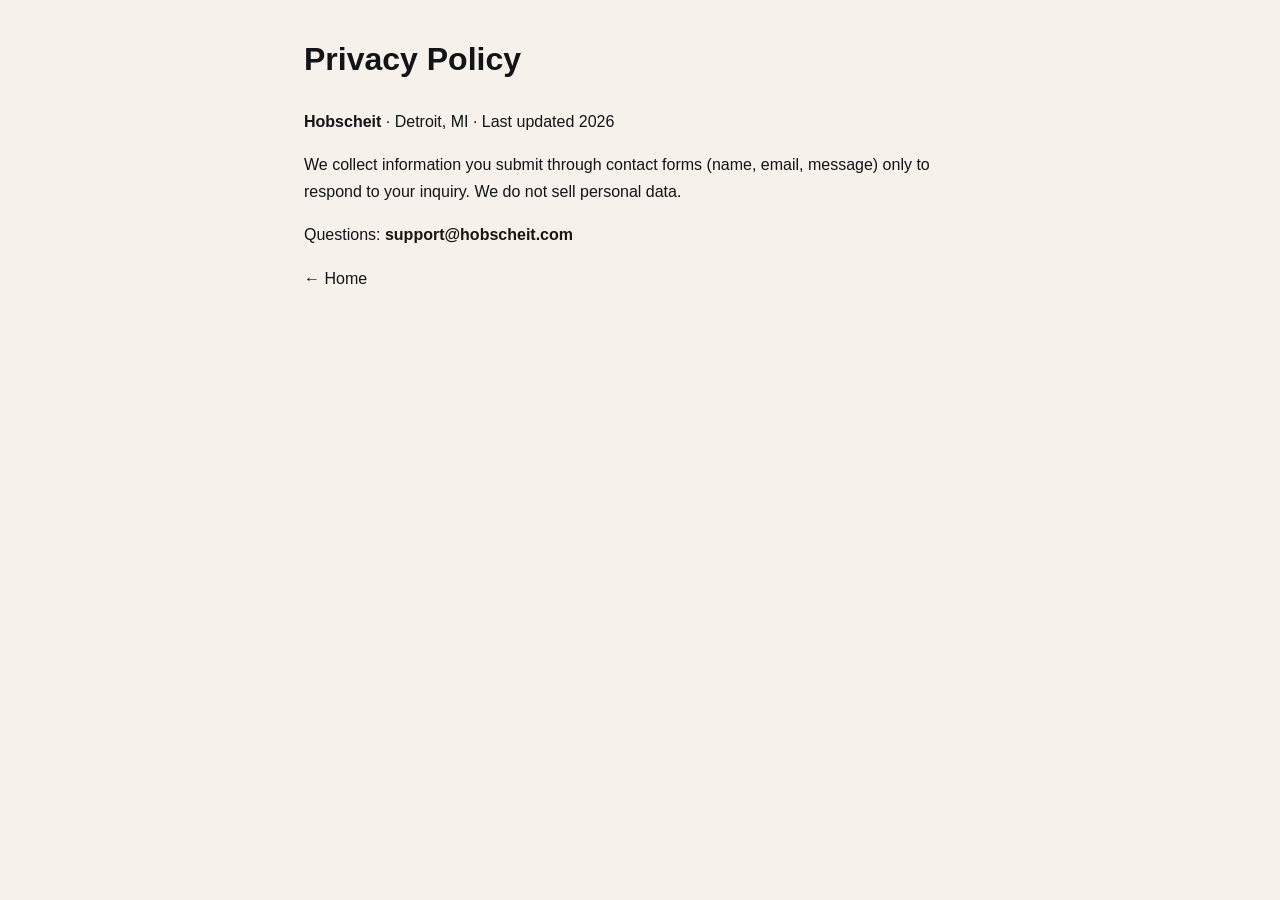
<file: privacy.html>
<!DOCTYPE html>
<html lang="en"><head><meta charset="UTF-8"><meta name="viewport" content="width=device-width,initial-scale=1">
<title>Privacy Policy | Hobscheit</title>
<meta name="description" content="Privacy information for Hobscheit">
<link rel="stylesheet" href="styles.css"></head>
<body><main class="page" style="max-width:720px;margin:2rem auto;padding:0 1.5rem;line-height:1.7">
<h1>Privacy Policy</h1>
<p><strong>Hobscheit</strong> · Detroit, MI · Last updated 2026</p>
<p>We collect information you submit through contact forms (name, email, message) only to respond to your inquiry. We do not sell personal data.</p>
<p>Questions: <span class="mail-plain">support@hobscheit.com</span></p>
<p><a href="index.html">← Home</a></p>
</main></body></html>
</file>
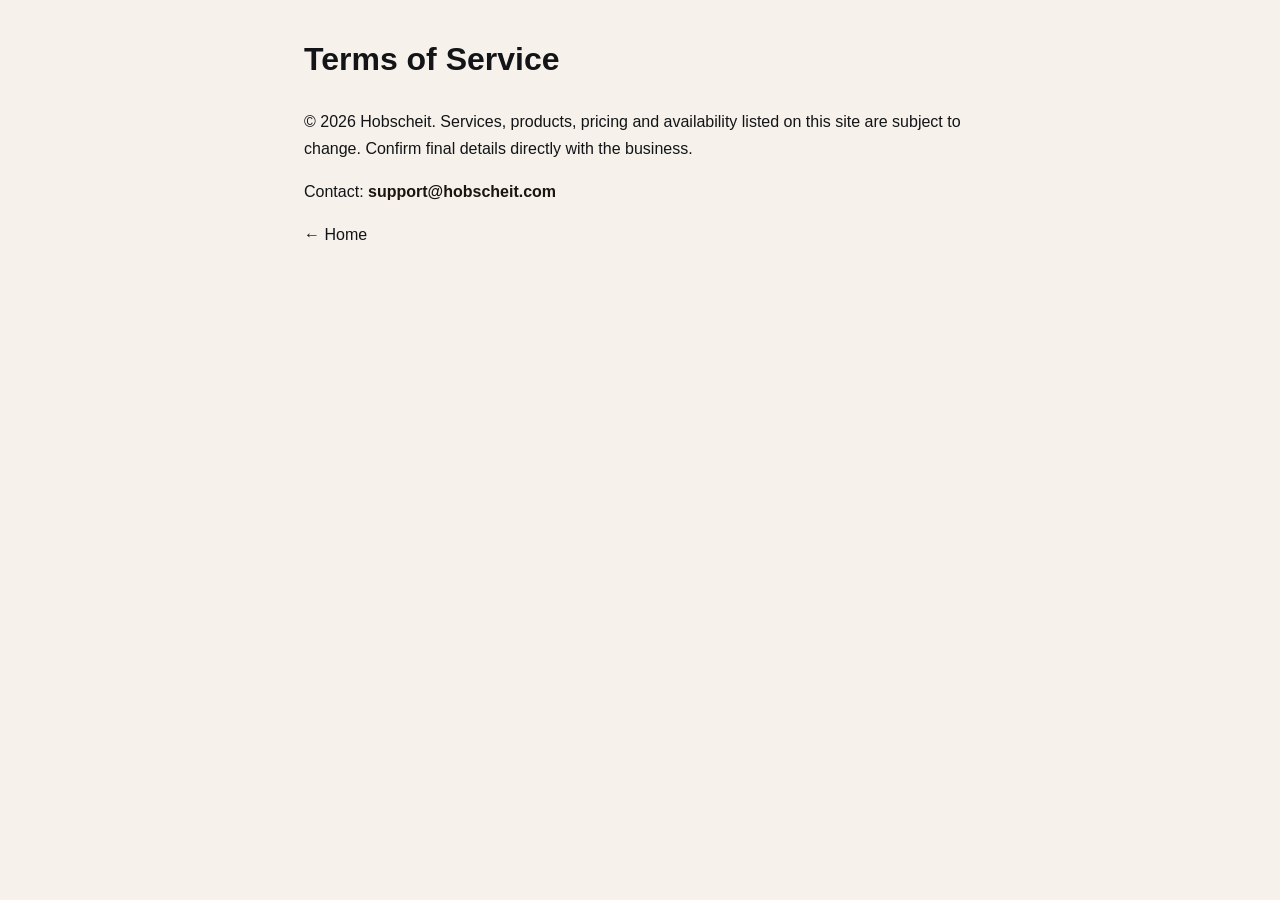
<file: terms.html>
<!DOCTYPE html>
<html lang="en"><head><meta charset="UTF-8"><meta name="viewport" content="width=device-width,initial-scale=1">
<title>Terms of Service | Hobscheit</title>
<meta name="description" content="Terms and conditions for Hobscheit">
<link rel="stylesheet" href="styles.css"></head>
<body><main class="page" style="max-width:720px;margin:2rem auto;padding:0 1.5rem;line-height:1.7">
<h1>Terms of Service</h1>
<p>© 2026 Hobscheit. Services, products, pricing and availability listed on this site are subject to change. Confirm final details directly with the business.</p>
<p>Contact: <span class="mail-plain">support@hobscheit.com</span></p>
<p><a href="index.html">← Home</a></p>
</main></body></html>
</file>
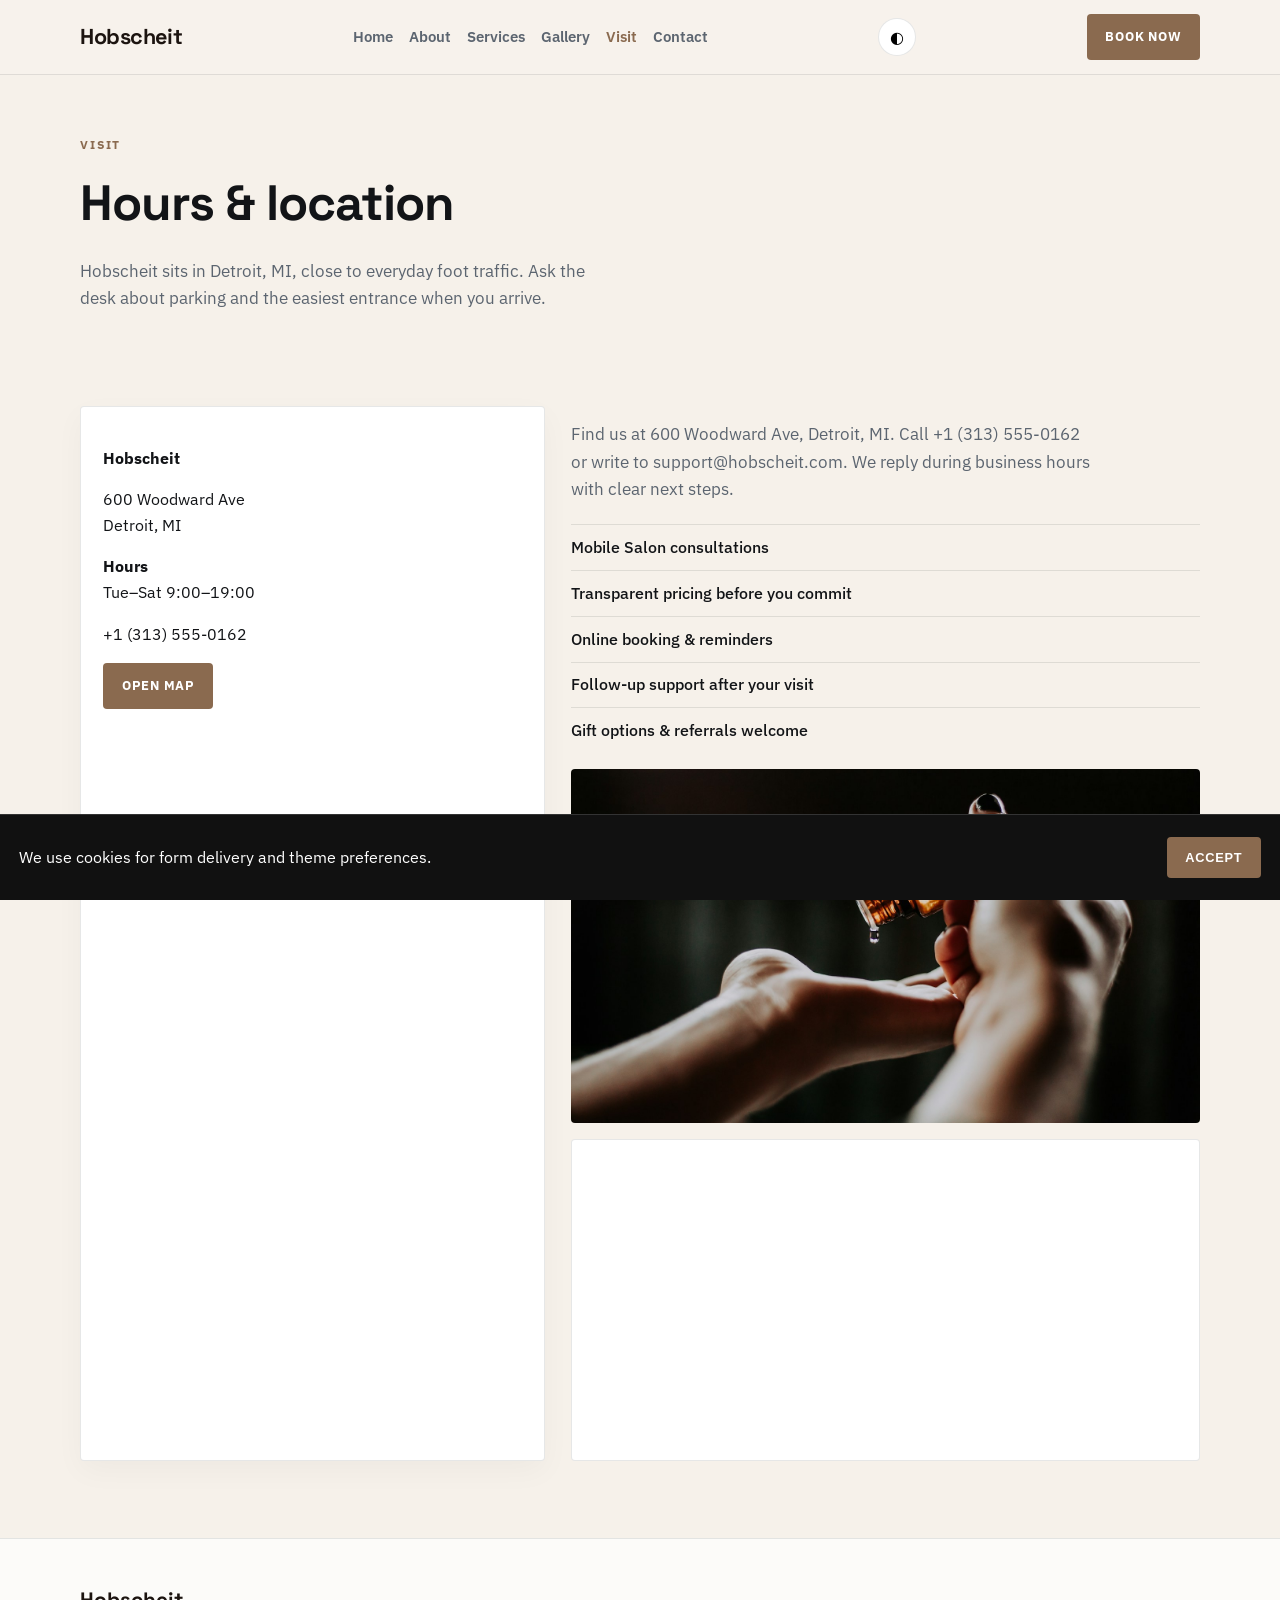
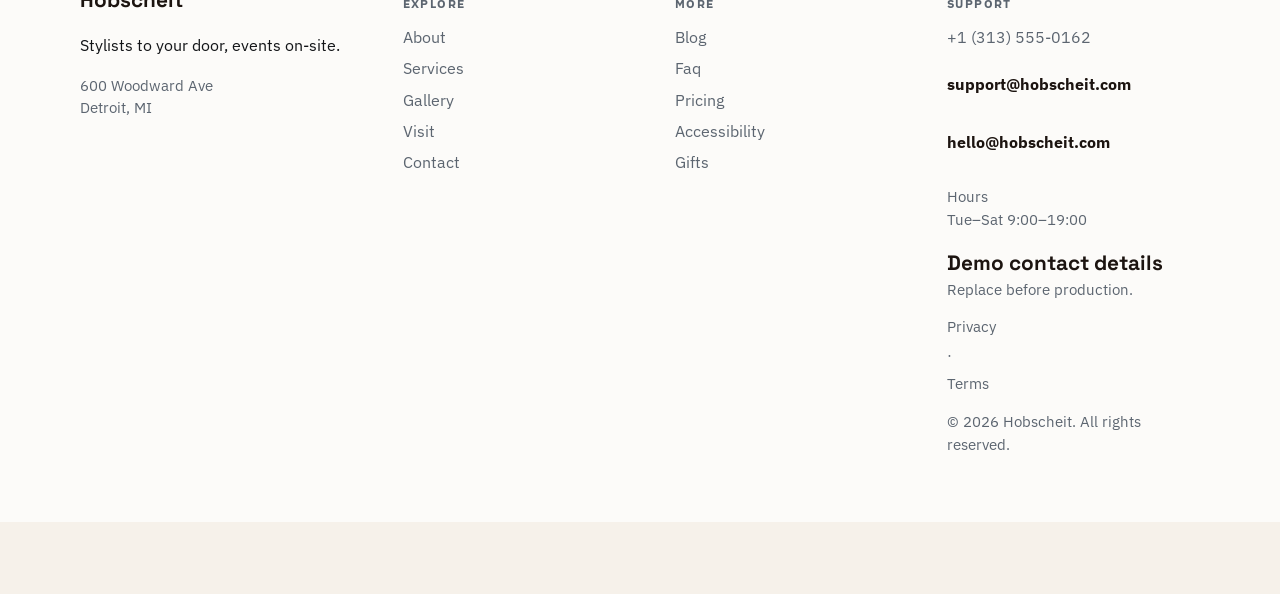
<file: visit.html>
<!DOCTYPE html>
<html lang="en">
<head>
  <meta charset="UTF-8" />
  <meta name="viewport" content="width=device-width, initial-scale=1" />
  <title>Visit | Hobscheit</title>
  <meta name="description" content="Tue–Sat 9:00–19:00" />
  <meta property="og:title" content="Visit | Hobscheit" />
  <meta property="og:description" content="Tue–Sat 9:00–19:00" />
  <meta property="og:type" content="website" />
  <meta name="twitter:card" content="summary_large_image" />
  <meta name="twitter:title" content="Visit | Hobscheit" />
  <meta name="twitter:description" content="Tue–Sat 9:00–19:00" />
  <meta property="og:image" content="assets/img-1.jpg" />
  <meta name="twitter:image" content="assets/img-1.jpg" />
  <meta property="og:url" content="https://hobscheit.github.io" />
  <script type="application/ld+json">{"@context": "https://schema.org", "@type": "LocalBusiness", "name": "Hobscheit", "description": "Stylists to your door, events on-site.", "url": "https://hobscheit.github.io", "image": "assets/img-1.jpg"}</script>
<script type="application/ld+json">{"@context": "https://schema.org", "@type": "FAQPage", "mainEntity": [{"@type": "Question", "name": "Where are you?", "acceptedAnswer": {"@type": "Answer", "text": "600 Woodward Ave, Detroit, MI. See the map on Visit."}}, {"@type": "Question", "name": "How do I reach support?", "acceptedAnswer": {"@type": "Answer", "text": "Use the Contact form or email support@hobscheit.com. We reply during open hours."}}, {"@type": "Question", "name": "How do I book?", "acceptedAnswer": {"@type": "Answer", "text": "Send a message on Contact, email bookings@hobscheit.com, or call +1 (313) 555-0162."}}, {"@type": "Question", "name": "Are prices current?", "acceptedAnswer": {"@type": "Answer", "text": "Listed prices are current and may shift with seasons — we update this site when they do."}}, {"@type": "Question", "name": "Do you take groups?", "acceptedAnswer": {"@type": "Answer", "text": "Yes for many bookings — tell us the size and date and we'll confirm what Hobscheit can host."}}, {"@type": "Question", "name": "What should I bring?", "acceptedAnswer": {"@type": "Answer", "text": "Just yourself (and any notes on allergies, sizes, or preferences). We'll handle the rest."}}, {"@type": "Question", "name": "Do you take walk-ins at Hobscheit?", "acceptedAnswer": {"@type": "Answer", "text": "Yes when capacity allows — check Visit for peak hours."}}, {"@type": "Question", "name": "Do you host private events?", "acceptedAnswer": {"@type": "Answer", "text": "Contact us with date, headcount and services preferences."}}, {"@type": "Question", "name": "Where can I read updates?", "acceptedAnswer": {"@type": "Answer", "text": "Blog and Journal pages publish changes before social media."}}, {"@type": "Question", "name": "How do I join the team?", "acceptedAnswer": {"@type": "Answer", "text": "Open roles are listed on Careers — we reply to every application."}}, {"@type": "Question", "name": "Is the space accessible?", "acceptedAnswer": {"@type": "Answer", "text": "See our Accessibility page for entrance, seating and restroom notes."}}, {"@type": "Question", "name": "Do you offer gift cards?", "acceptedAnswer": {"@type": "Answer", "text": "Yes — see our Gift Cards page for digital and in-store options."}}, {"@type": "Question", "name": "Can I book for someone else?", "acceptedAnswer": {"@type": "Answer", "text": "Yes — include their name and preferences in the contact form."}}, {"@type": "Question", "name": "Is parking available?", "acceptedAnswer": {"@type": "Answer", "text": "See Locations for the branch closest to you in Detroit."}}]}</script>
<script type="application/ld+json">{"@context": "https://schema.org", "@type": "WebSite", "name": "Hobscheit", "url": "https://hobscheit.github.io", "description": "Stylists to your door, events on-site."}</script>
  <link rel="alternate" hreflang="en" href="index.html" />
  <link rel="alternate" hreflang="x-default" href="index.html" />
  <meta name="theme-color" content="#111111" />
  <link rel="preconnect" href="https://fonts.googleapis.com" />
  <link rel="preconnect" href="https://fonts.gstatic.com" crossorigin />
  <link href="https://fonts.googleapis.com/css2?family=IBM+Plex+Sans:wght@400;500;600;700&family=Space+Grotesk:wght@600;700&display=swap" rel="stylesheet" />
  <link rel="stylesheet" href="styles.css" />
  <link rel="icon" href="favicon.svg" type="image/svg+xml" />
</head>
<body>

  <header class="top">
    <div class="shell bar">
      <a class="logo" href="index.html">Hobscheit</a>
      <button class="nav-toggle" type="button" aria-label="Open menu" data-nav-toggle>
        <span></span><span></span><span></span>
      </button>
      <nav data-nav><a href="index.html">Home</a><a href="about.html">About</a><a href="offerings.html">Services</a><a href="gallery.html">Gallery</a><a href="visit.html" class="on">Visit</a><a href="contact.html">Contact</a></nav>
      <button type="button" class="theme-toggle" data-theme-toggle aria-label="Toggle dark mode">◐</button>
      <a class="cta" href="contact.html" data-open-book>Book now</a>
    </div>
  </header>  <main class="page">
    <section class="page-hero"><div class="shell">
      <p class="eyebrow">Visit</p><h1>Hours &amp; location</h1><p class="lead">Hobscheit sits in Detroit, MI, close to everyday foot traffic. Ask the desk about parking and the easiest entrance when you arrive.</p>
    </div></section>
    <section class="block"><div class="shell visit-grid">
      <aside class="card"><p><strong>Hobscheit</strong></p>
      <p>600 Woodward Ave<br/>Detroit, MI</p>
      <p><strong>Hours</strong><br/>Tue–Sat 9:00–19:00</p>
      <p><a href="tel:+13135550162">+1 (313) 555-0162</a></p>
      <a class="btn solid" href="https://www.google.com/maps/search/?api=1&query=600+Woodward+Ave%2C+Detroit%2C+MI" target="_blank" rel="noopener">Open map</a></aside>
      <div><p class="lead">Find us at 600 Woodward Ave, Detroit, MI. Call +1 (313) 555-0162 or write to support@hobscheit.com. We reply during business hours with clear next steps.</p><ul class="checks"><li>Mobile Salon consultations</li>
<li>Transparent pricing before you commit</li>
<li>Online booking & reminders</li>
<li>Follow-up support after your visit</li>
<li>Gift options & referrals welcome</li></ul>
      <img class="solo wide" src="assets/img-6.jpg" alt="visit" />
      <div class="map-wrap"><iframe title="Map" src="https://maps.google.com/maps?q=600+Woodward+Ave%2C+Detroit%2C+MI&z=15&output=embed" loading="lazy" allowfullscreen></iframe></div></div>
    </div></section>
  </main>
  <footer class="foot">
    <div class="shell foot-grid">
      <div>
        <strong>Hobscheit</strong>
        <p>Stylists to your door, events on-site.</p>
        <p class="foot-meta">600 Woodward Ave<br/>Detroit, MI</p>
      </div>
      <div>
        <p class="fh">Explore</p>
        <a href="about.html">About</a><a href="offerings.html">Services</a><a href="gallery.html">Gallery</a><a href="visit.html">Visit</a><a href="contact.html">Contact</a>
      </div>
      <div>
        <p class="fh">More</p>
        <a href="blog.html">Blog</a><a href="faq.html">Faq</a><a href="pricing.html">Pricing</a><a href="accessibility.html">Accessibility</a><a href="gifts.html">Gifts</a>
      </div>
      <div>
        <p class="fh">Support</p>
        <a href="tel:+13135550162">+1 (313) 555-0162</a>
        <p class="mail-plain">support@hobscheit.com</p>
        <p class="mail-plain">hello@hobscheit.com</p>
        <p class="foot-meta">Hours<br/>Tue–Sat 9:00–19:00</p>
        <p class="foot-meta"><strong>Demo contact details</strong><br/>Replace before production.</p>
        <p class="foot-meta"><a href="privacy.html">Privacy</a> · <a href="terms.html">Terms</a></p>
        <p class="foot-meta">© 2026 Hobscheit. All rights reserved.</p>
      </div>
    </div>
  </footer>
  <div class="cookie-bar" data-cookie-bar hidden>
    <p>We use cookies for form delivery and theme preferences.</p>
    <button type="button" class="btn solid" data-cookie-accept>Accept</button>
  </div>
  <div class="mobile-cta">
    <a href="tel:+13135550162">Call</a>
    <button type="button" data-open-book>Book</button>
    <a href="visit.html">Map</a>
  </div>
  <div class="toast" data-toast hidden></div>

  <div class="modal" data-book-modal hidden>
    <div class="modal-card">
      <button class="modal-close" type="button" data-close-book aria-label="Close">×</button>
      <p class="eyebrow">Quick request</p>
      <h3>Contact Hobscheit</h3>
      <p class="lead">Send the essentials and we will reply by email.</p>
      <form class="contact-form compact" data-quick-book data-support="support@hobscheit.com">
        <label>Name<input name="name" required placeholder="Your name" /></label>
        <label>Email<input type="email" name="email" required placeholder="you@email.com" /></label>
        <label>Timing<input name="when" required placeholder="Preferred date or timeline" /></label>
        <label>Notes<textarea name="message" rows="3" placeholder="Project, product, service or other details…"></textarea></label>
        <button class="btn solid" type="submit">Book</button>
      </form>
    </div>
  </div>

  <div class="lightbox" data-lightbox hidden>
    <button class="modal-close" type="button" data-lightbox-close aria-label="Close">×</button>
    <img data-lightbox-img alt="" />
    <div class="lightbox-nav">
      <button type="button" data-lightbox-prev>‹</button>
      <button type="button" data-lightbox-next>›</button>
    </div>
  </div>
  <script src="site.js"></script>
</body></html>
</file>
<file: styles.css>
:root {
  --ink:#121417; --muted:#5c6570; --paper:#f6f1ea;
  --accent:#8a6a4f; --deep:#1c1410; --line:rgba(18,20,23,.10);
  --display:"Space Grotesk",Georgia,"Times New Roman",serif;
  --body:"IBM Plex Sans","Segoe UI",sans-serif; --shell:1120px;
  --radius:4px;
}
*{box-sizing:border-box} html{scroll-behavior:smooth}
body{margin:0;font-family:var(--body);color:var(--ink);background:var(--paper);line-height:1.6;padding-bottom:72px;-webkit-font-smoothing:antialiased}
a{color:inherit;text-decoration:none} img{max-width:100%;display:block}
.shell{width:min(var(--shell),calc(100% - 2.4rem));margin-inline:auto}
.sr{position:absolute;left:-9999px}
.mail-plain{display:inline-block;font-weight:700;color:var(--deep);word-break:break-all}
.support-banner{padding:1.25rem 1.35rem;margin:0 0 1.5rem;border:1px solid var(--line);border-left:4px solid var(--accent);background:#fff;border-radius:var(--radius)}
.support-mail{margin:.35rem 0 .5rem;font-family:var(--display);font-size:clamp(1.4rem,3vw,2rem);font-weight:700;color:var(--deep)}
.form-success{margin-top:1.2rem;padding:1.4rem;border:1px solid color-mix(in srgb,var(--accent) 35%,var(--line));background:#fff;border-radius:var(--radius)}
.form-success h3{margin:0 0 .5rem;font-family:var(--display);font-size:1.6rem}
.form-success[hidden],.contact-form[hidden]{display:none !important}
.contact-form select{width:100%;padding:.85rem 1rem;border:1px solid var(--line);border-radius:8px;font:inherit;background:#fff}
.top{position:sticky;top:0;z-index:40;backdrop-filter:blur(14px);background:color-mix(in srgb,var(--paper) 90%,white);border-bottom:1px solid var(--line)}
.bar{min-height:74px;display:flex;align-items:center;justify-content:space-between;gap:1rem;position:relative}
.logo{font-family:var(--display);font-weight:700;font-size:1.35rem;color:var(--deep);letter-spacing:-.02em}
nav{display:flex;flex-wrap:wrap;gap:1rem;font-weight:600;font-size:.92rem;color:var(--muted)}
nav a.on,nav a:hover{color:var(--accent)}
.nav-toggle{display:none;flex-direction:column;gap:5px;background:transparent;border:0;padding:.4rem;cursor:pointer}
.nav-toggle span{display:block;width:22px;height:2px;background:var(--deep)}
.cta,.btn{display:inline-flex;align-items:center;justify-content:center;padding:.8rem 1.15rem;border-radius:var(--radius);font-weight:700;font-size:.92rem;border:0;cursor:pointer;letter-spacing:.01em}
.cta,.btn.solid{background:var(--accent);color:#fff}
.btn.line{border:1px solid rgba(255,255,255,.55);color:#fff;background:transparent}
.btn.quiet{border:1px solid var(--line);background:#fff;color:var(--ink)}
.hero{position:relative;min-height:88vh;display:grid;align-items:end;color:#fff;overflow:hidden}
.hero-bg{position:absolute;inset:0;background-size:cover;background-position:center center;background-repeat:no-repeat}
.hero-shade{position:absolute;inset:0;background:linear-gradient(115deg,rgba(10,12,16,.72),rgba(10,12,16,.18))}
.hero-photo img{width:100%;aspect-ratio:16/9;object-fit:cover;object-position:center;display:block;max-height:min(78vh,900px)}
.hero-copy{position:relative;z-index:2;padding:5rem 0 3.8rem;max-width:720px}
.brand{margin:0 0 .75rem;font-family:var(--display);font-size:clamp(1.85rem,3.6vw,2.7rem);font-weight:700}
.hero h1,.page-hero h1{margin:0;font-family:var(--display);letter-spacing:-.03em;font-weight:700}
.hero h1{font-size:clamp(2.15rem,5.2vw,3.55rem);max-width:15ch;line-height:1.05}
.lede{margin:1.15rem 0 0;max-width:42ch;color:rgba(255,255,255,.9);font-size:1.08rem}
.actions{display:flex;flex-wrap:wrap;gap:.75rem;margin-top:1.7rem}
.promo{display:flex;justify-content:space-between;gap:1rem;align-items:center;margin:1.35rem auto;padding:1.05rem 1.25rem;background:#fff;border:1px solid var(--line);border-radius:var(--radius);box-shadow:0 8px 28px rgba(18,20,23,.04)}
.promo p{margin:0;font-weight:600}
.promo a{font-weight:800;color:var(--accent);white-space:nowrap}
.strip{border-bottom:1px solid var(--line);background:rgba(255,255,255,.5)}
.strip-row{display:flex;flex-wrap:wrap;gap:.8rem 1.5rem;padding:1.05rem 0;font-weight:700;color:var(--deep);font-size:.95rem}
.stats-band{border-bottom:1px solid var(--line);background:rgba(255,255,255,.72)}
.stats-row{display:grid;grid-template-columns:repeat(4,1fr);gap:1rem;padding:1.55rem 0}
.stat b{display:block;font-family:var(--display);font-size:1.65rem;color:var(--deep)}
.stat span{display:block;margin-top:.25rem;color:var(--muted);font-size:.88rem}
.mosaic{display:grid;grid-template-columns:1.2fr 1fr 1fr;gap:.85rem}
.mosaic img{width:100%;aspect-ratio:4/3;object-fit:cover;object-position:center;border-radius:var(--radius);display:block}
.block{padding:4.8rem 0}.block.tint{background:rgba(255,255,255,.58);border-block:1px solid var(--line)}
.eyebrow{margin:0 0 .55rem;font-size:.72rem;font-weight:700;letter-spacing:.16em;text-transform:uppercase;color:var(--accent)}
h2{margin:0;font-family:var(--display);font-size:clamp(1.85rem,3.1vw,2.55rem);letter-spacing:-.03em;max-width:18ch;line-height:1.1}
.lead{margin:.95rem 0 0;color:var(--muted);max-width:52ch;font-size:1.06rem}
.split{display:grid;grid-template-columns:1.1fr .9fr;gap:2.2rem;align-items:start}
.amenity-grid,.contact-grid,.newsletter{display:grid;grid-template-columns:1.1fr .9fr;gap:2.2rem;align-items:start}
.checks,.why,.hours{margin:1.35rem 0 0;padding:0;list-style:none}
.checks li,.why li,.hours li{padding:.6rem 0;border-top:1px solid var(--line);font-weight:500}
.hours-card,.card{background:#fff;border:1px solid var(--line);border-radius:var(--radius);padding:1.4rem;box-shadow:0 10px 30px rgba(18,20,23,.035)}
.card-actions{display:flex;flex-wrap:wrap;gap:.6rem;margin-top:1rem}
.stack-card p{margin:0 0 1rem}
.about-photos{display:grid;gap:.85rem}
.about-photos img,.solo{width:100%;aspect-ratio:4/3;object-fit:cover;object-position:center;border-radius:var(--radius)}
.solo.wide{aspect-ratio:16/9;margin-top:1rem}
.menu-grid{margin-top:2rem;display:grid;grid-template-columns:repeat(3,1fr);gap:1rem}
.menu-list{margin-top:1.5rem;display:grid;gap:.85rem}
.menu-list .item{padding:1.1rem 1.2rem}
.item{background:#fff;border:1px solid var(--line);border-radius:var(--radius);padding:1.2rem;position:relative;box-shadow:0 8px 24px rgba(18,20,23,.03)}
.item.soft{background:color-mix(in srgb,var(--paper) 70%,white)}
.item-top{display:flex;justify-content:space-between;gap:.5rem;align-items:baseline}
.item h3{margin:0 0 .35rem;font-family:var(--display);font-size:1.25rem}
.item p{margin:0;color:var(--muted)}
.item .tag{margin-top:.7rem;font-size:.72rem;font-weight:800;letter-spacing:.1em;text-transform:uppercase;color:var(--accent)}
.price{font-weight:700;color:var(--accent);white-space:nowrap}
.process{list-style:none;margin:2rem 0 0;padding:0;display:grid;gap:1rem}
.process li{display:grid;grid-template-columns:64px 1fr;gap:1rem;padding:1rem 0;border-top:1px solid var(--line)}
.process span{font-family:var(--display);font-size:1.5rem;color:var(--accent)}
.quotes{display:grid;grid-template-columns:repeat(3,1fr);gap:1rem;margin-top:1.5rem}
blockquote{margin:0;padding:1.3rem;background:#fff;border:1px solid var(--line);border-radius:var(--radius)}
blockquote p{margin:0;font-family:var(--display);font-size:1.25rem;line-height:1.25}
blockquote footer{margin-top:.85rem;color:var(--muted);font-size:.9rem}
.value-grid,.team-grid{display:grid;grid-template-columns:repeat(2,1fr);gap:1rem;margin-top:1.5rem}
.two-col{display:grid;grid-template-columns:1fr 1fr;gap:2rem;align-items:start}
.value-grid article,.person,.team-card{background:#fff;border:1px solid var(--line);border-radius:var(--radius);padding:1.2rem;overflow:hidden}
.team-card img{width:100%;aspect-ratio:1;object-fit:cover;object-position:center top;border-radius:calc(var(--radius) - 4px);margin:0 0 .85rem;display:block}
.team-card h3{margin:0 0 .25rem;font-family:var(--display);font-size:1.2rem}
.team-card .eyebrow{margin:0 0 .5rem}
.team-card p:last-child{margin:0;color:var(--muted);line-height:1.55}
.person .role{color:var(--accent);font-weight:700;margin:.2rem 0 .5rem}
img{max-width:100%;height:auto;display:block}
picture,figure{margin:0}
.faq details{border-top:1px solid var(--line);padding:1rem 0}
.faq summary{cursor:pointer;font-weight:700}
.faq p{margin:.6rem 0 0;color:var(--muted)}
.page-hero{padding:3.8rem 0 1.1rem}
.page-hero h1{font-size:clamp(2.1rem,4vw,3.1rem);max-width:16ch}
.page .lead{color:var(--muted)}
.gallery-rich{display:grid;grid-template-columns:repeat(2,1fr);gap:1rem}
.gallery-rich figure{margin:0}
.gallery-rich img{width:100%;aspect-ratio:4/3;object-fit:cover;object-position:center;border-radius:var(--radius)}
.gallery-rich figcaption{margin-top:.45rem;color:var(--muted);font-size:.88rem}
.visit-grid{display:grid;grid-template-columns:.85fr 1.15fr;gap:1.6rem}
.map-wrap{margin-top:1rem;border-radius:var(--radius);overflow:hidden;border:1px solid var(--line);background:#fff}
.map-wrap iframe{width:100%;height:320px;border:0;display:block}
.map-note{margin:.55rem 1rem 1rem;font-size:.9rem}
.map-note a{color:var(--accent);font-weight:700}
.contact-form,.news-form{display:grid;gap:.9rem;margin-top:1rem}
.contact-form label{display:grid;gap:.35rem;font-weight:700;font-size:.9rem}
.contact-form input,.contact-form textarea,.news-form input{width:100%;padding:.9rem 1rem;border:1px solid var(--line);border-radius:8px;font:inherit;background:#fff}
.contact-form input:focus,.contact-form textarea:focus,.contact-form select:focus,.news-form input:focus{outline:2px solid color-mix(in srgb,var(--accent) 45%,white);border-color:var(--accent)}
.news-form{grid-template-columns:1fr auto;align-items:center}
.form-note{margin:0;color:var(--muted);font-size:.88rem}
.cta-band{padding:4rem 0;background:var(--deep);color:#fff}
.cta-band h2{color:#fff;max-width:16ch}
.cta-band p{color:rgba(255,255,255,.86);max-width:46ch}
.center-cta{text-align:center;margin-top:2rem}
.textlink{display:inline-block;margin-top:1rem;font-weight:700;color:var(--accent)}
.foot{border-top:1px solid var(--line);padding:2.8rem 0 3.2rem;background:rgba(255,255,255,.72)}
.foot-grid{display:grid;grid-template-columns:1.2fr 1fr 1fr 1fr;gap:1.2rem}
.fh{font-size:.72rem;font-weight:700;letter-spacing:.12em;text-transform:uppercase;color:var(--muted)}
.foot a{display:block;margin:.35rem 0;color:var(--muted)}
.foot a:hover{color:var(--accent)}
.foot strong{font-family:var(--display);font-size:1.3rem;color:var(--deep)}
.foot-meta{color:var(--muted);font-size:.92rem;line-height:1.55}
.mobile-cta{display:none;position:fixed;left:0;right:0;bottom:0;z-index:50;background:#fff;border-top:1px solid var(--line);grid-template-columns:1fr 1fr 1fr}
.mobile-cta a,.mobile-cta button{text-align:center;padding:.95rem .4rem;font-weight:800;font-size:.85rem;color:var(--deep);background:transparent;border:0;font-family:inherit;cursor:pointer}
.mobile-cta a:nth-child(2),.mobile-cta button:nth-child(2){background:var(--accent);color:#fff}
.toast{position:fixed;left:50%;bottom:5.5rem;transform:translateX(-50%);background:var(--deep);color:#fff;padding:.9rem 1.2rem;border-radius:999px;font-weight:700;z-index:80;box-shadow:0 12px 32px rgba(0,0,0,.22)}
.btn.mini{padding:.45rem .7rem;font-size:.78rem}
.item-actions{display:flex;flex-wrap:wrap;gap:.45rem;margin-top:.9rem}
.offer-tools{margin-bottom:1rem}
.offer-tools input{width:min(420px,100%);padding:.85rem 1rem;border:1px solid var(--line);border-radius:8px;font:inherit;background:#fff}
.saved-tray{margin:1rem 0;padding:1rem;border:1px dashed var(--line);background:#fff;border-radius:var(--radius)}
.saved-tray ul{margin:.5rem 0 1rem;padding-left:1.1rem}
.open-badge{display:inline-flex;align-items:center;gap:.35rem;padding:.35rem .65rem;border-radius:999px;font-size:.75rem;font-weight:800;letter-spacing:.04em;text-transform:uppercase;background:#ecfdf5;color:#166534;border:1px solid #86efac}
.open-badge.closed{background:#fef2f2;color:#991b1b;border-color:#fecaca}
.open-badge.unknown{background:#f8fafc;color:#475569;border-color:#cbd5e1}
.text-cta{border:0;background:transparent;color:var(--accent);font-weight:800;cursor:pointer;font:inherit;padding:0}
.copy-btn{margin-left:.45rem;border:1px solid var(--line);background:#fff;border-radius:6px;padding:.2rem .45rem;font-size:.72rem;font-weight:700;cursor:pointer}
.gal-btn{display:block;width:100%;padding:0;border:0;background:transparent;cursor:zoom-in}
.gal-btn img{width:100%;aspect-ratio:4/3;object-fit:cover;object-position:center;border-radius:var(--radius)}
.modal,.lightbox{position:fixed;inset:0;z-index:90;background:rgba(10,12,16,.72);display:grid;place-items:center;padding:1rem}
.modal[hidden],.lightbox[hidden]{display:none !important}
.modal-card{width:min(480px,100%);background:var(--paper);border-radius:14px;padding:1.4rem 1.4rem 1.2rem;position:relative;border:1px solid var(--line);box-shadow:0 24px 60px rgba(0,0,0,.28)}
.modal-card h3{margin:.2rem 0 .4rem;font-family:var(--display);font-size:1.7rem}
.modal-close{position:absolute;top:.55rem;right:.7rem;border:0;background:transparent;font-size:1.6rem;cursor:pointer;line-height:1;color:var(--muted)}
.contact-form.compact{margin-top:.8rem}
.lightbox img{max-width:min(960px,92vw);max-height:82vh;object-fit:contain;border-radius:10px;background:#000}
.lightbox-nav{position:absolute;bottom:1.2rem;display:flex;gap:.6rem}
.lightbox-nav button{border:0;background:#fff;color:#111;width:44px;height:44px;border-radius:50%;font-size:1.4rem;cursor:pointer}
.item.is-saved{outline:2px solid color-mix(in srgb,var(--accent) 55%,white)}
.item.is-hidden{display:none}
@media(max-width:900px){
  .nav-toggle{display:flex}
  nav{display:none;position:absolute;top:74px;left:0;right:0;background:var(--paper);border-bottom:1px solid var(--line);padding:1rem;flex-direction:column;gap:.9rem}
  nav.open{display:flex}
  .cta{display:none}
  .split,.menu-grid,.quotes,.value-grid,.team-grid,.gallery-rich,.visit-grid,.foot-grid,.amenity-grid,.contact-grid,.newsletter,.news-form,.stats-row,.mosaic,.two-col{grid-template-columns:1fr}
  .mobile-cta{display:grid}
  .promo{flex-direction:column;align-items:flex-start}
}

.brand,.hero h1,.page-hero h1,h2{letter-spacing:-.02em}
.item,.card,.person,blockquote{border-radius:4px}
.cta,.btn{border-radius:4px;letter-spacing:.06em;text-transform:uppercase;font-size:.8rem}


.hero.split-hero{min-height:auto;padding:0;background:var(--paper);color:var(--ink)}
.hero.split-hero .hero-bg,.hero.split-hero .hero-shade{display:none}
.hero.split-hero .hero-split{display:grid;grid-template-columns:1.05fr .95fr;min-height:78vh}
.hero.split-hero .hero-copy{padding:4rem 0 4rem;color:var(--ink);max-width:none}
.hero.split-hero .hero-copy .lede{color:var(--muted)}
.hero.split-hero .hero-photo img{width:100%;height:100%;min-height:420px;object-fit:cover}
.hero.split-hero .btn.line{border-color:var(--line);color:var(--deep)}
.gallery-masonry{display:columns;columns:2;column-gap:1rem}
.gallery-masonry figure{break-inside:avoid;margin:0 0 1rem}
.gallery-masonry img{width:100%;height:auto;min-height:180px;object-fit:cover;border-radius:var(--radius)}

.prose-block .lead.wide{max-width:62ch}
.journal-card,.journal-entry{background:#fff;border:1px solid var(--line);border-radius:var(--radius);padding:1.2rem}
.journal-stack{display:grid;gap:1rem}
.compare-table{width:100%;border-collapse:collapse;margin-top:1rem}
.compare-table th,.compare-table td{border-top:1px solid var(--line);padding:.75rem;text-align:left}
.compare-table th{font-size:.72rem;letter-spacing:.12em;text-transform:uppercase;color:var(--muted)}
.gallery-hero{min-height:46vh;display:grid;align-items:end;color:#fff;background-size:cover;background-position:center;position:relative}
.gallery-hero::before{content:"";position:absolute;inset:0;background:linear-gradient(180deg,rgba(0,0,0,.15),rgba(0,0,0,.65))}
.gallery-hero .shell{position:relative;z-index:1;padding:3rem 0}
.page-hero.wide-hero h1{max-width:24ch}
.mosaic.teaser{grid-template-columns:repeat(3,1fr);max-height:420px;overflow:hidden}
.reveal{opacity:0;transform:translateY(14px);transition:opacity .5s ease,transform .5s ease}
.reveal.is-visible{opacity:1;transform:none}
.theme-toggle{border:1px solid var(--line);background:#fff;border-radius:999px;width:38px;height:38px;cursor:pointer;font-size:1rem}
body.theme-dark{--paper:#0e1114;--ink:#eef2f6;--muted:#9aa8b6;--line:rgba(255,255,255,.12)}
body.theme-dark .block.tint{background:rgba(255,255,255,.04)}
.cookie-bar{position:fixed;bottom:0;left:0;right:0;z-index:60;display:flex;align-items:center;justify-content:space-between;gap:1rem;padding:.85rem 1.2rem;background:#111;color:#fff;border-top:1px solid #333}
.cookie-bar[hidden]{display:none !important}
.insta-grid{display:grid;grid-template-columns:repeat(3,1fr);gap:.65rem}
.insta-cell{position:relative;overflow:hidden;border-radius:var(--radius)}
.insta-cell img{aspect-ratio:1;object-fit:cover;object-position:center;width:100%;display:block}
.insta-cell figcaption{position:absolute;inset:auto 0 0 0;padding:.5rem;font-size:.72rem;background:linear-gradient(transparent,rgba(0,0,0,.75));color:#fff}
.video-wrap{position:relative;padding-top:56.25%;border-radius:var(--radius);overflow:hidden}
.video-wrap iframe{position:absolute;inset:0;width:100%;height:100%;border:0}
.ba-slider{position:relative}
.ba-panels{display:grid;grid-template-columns:1fr 1fr;gap:1rem}
.ba-after{clip-path:inset(0 50% 0 0)}
.faq-page details{border:1px solid var(--line);border-radius:var(--radius);padding:.85rem 1rem;margin-bottom:.65rem;background:#fff}
.faq-page summary{cursor:pointer;font-weight:700}
.chat-slot{border:1px dashed var(--line);padding:1rem;border-radius:var(--radius);margin:1rem 0}
.theme-toggle{flex-shrink:0}
.bar{flex-wrap:wrap}
</file>
